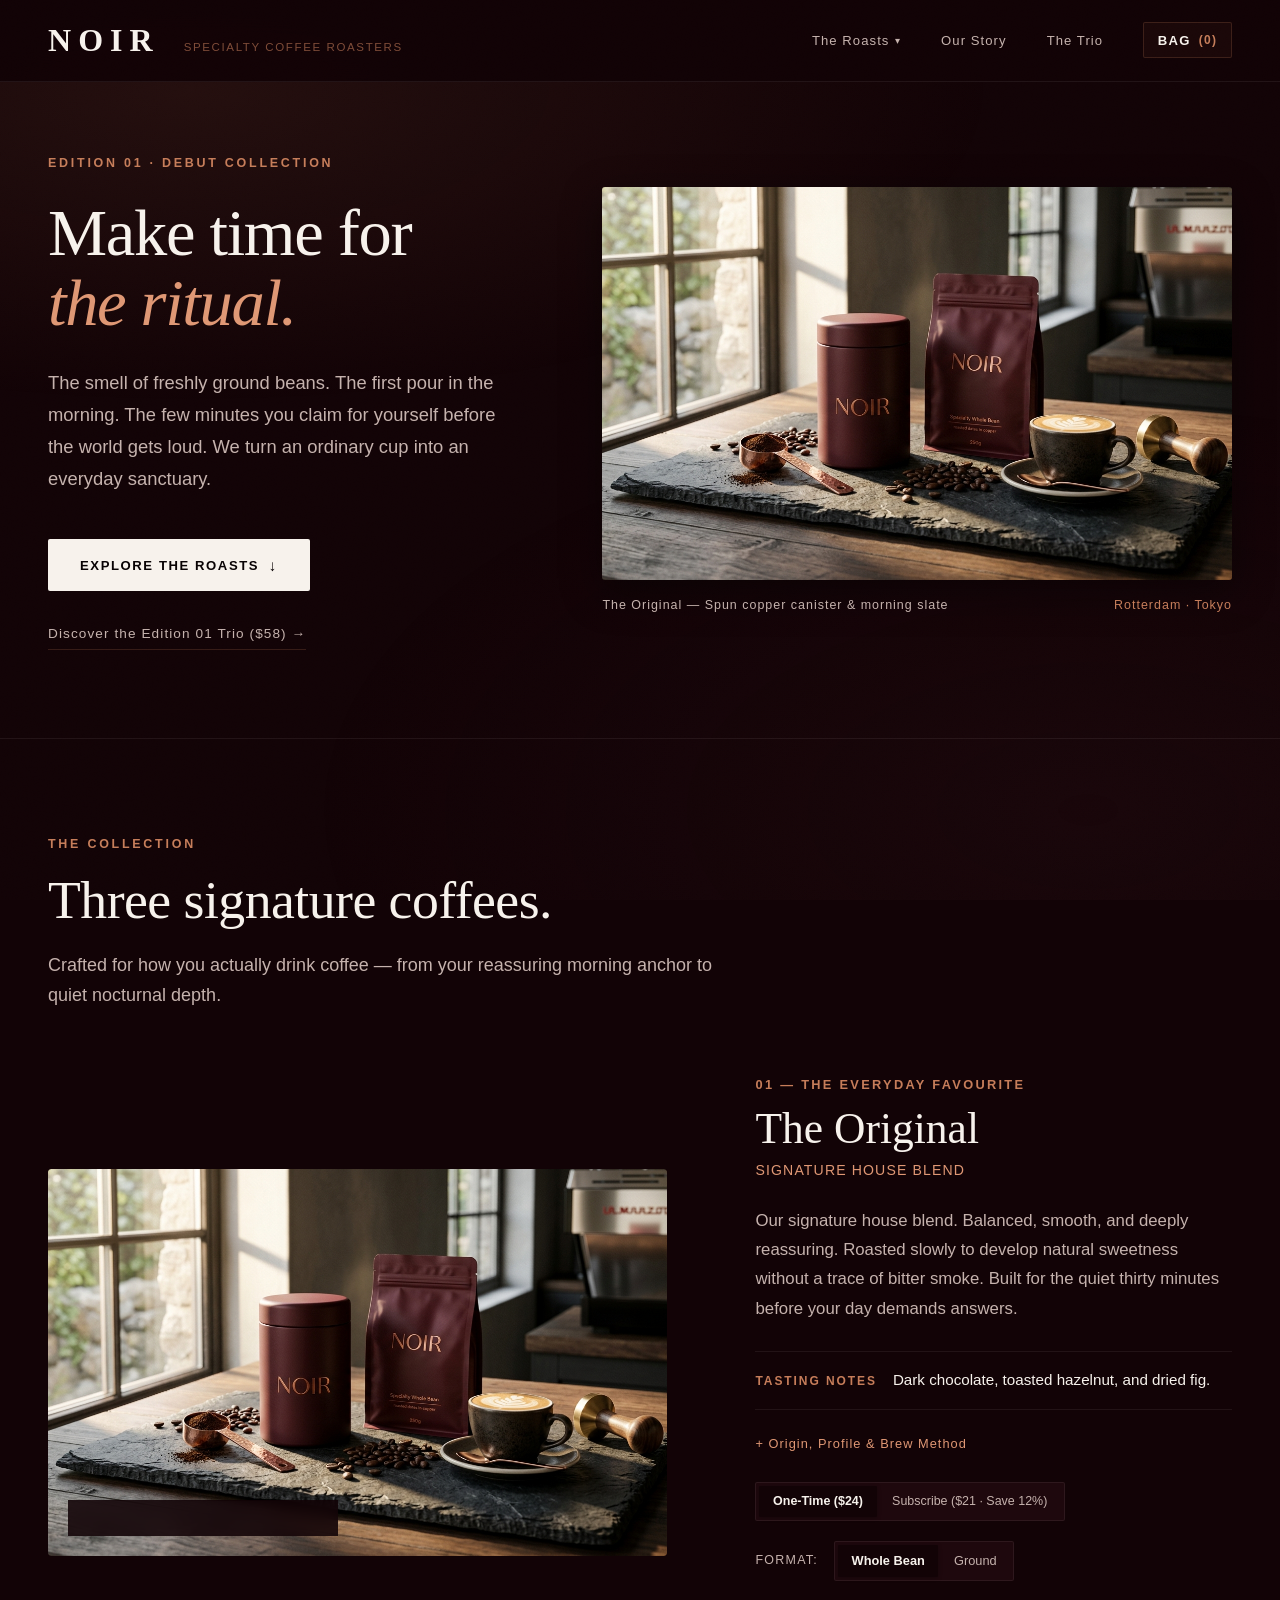
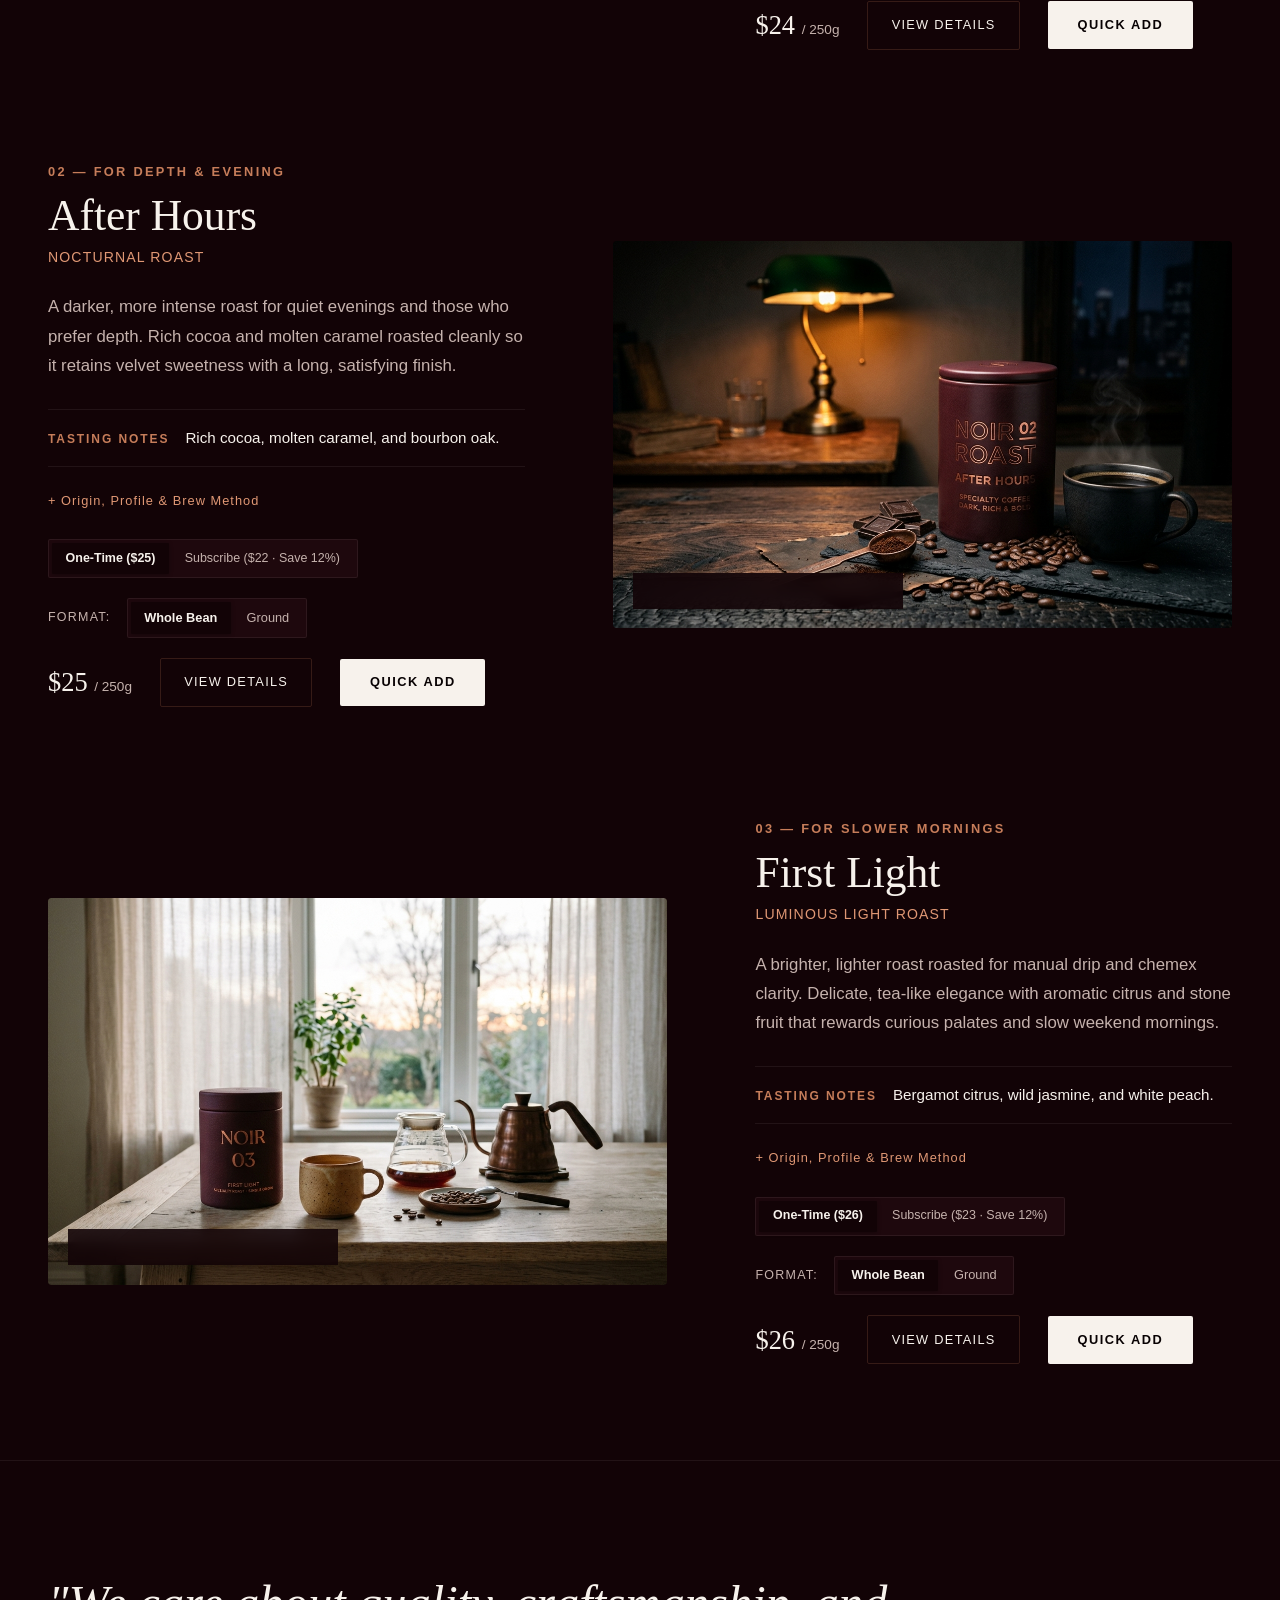
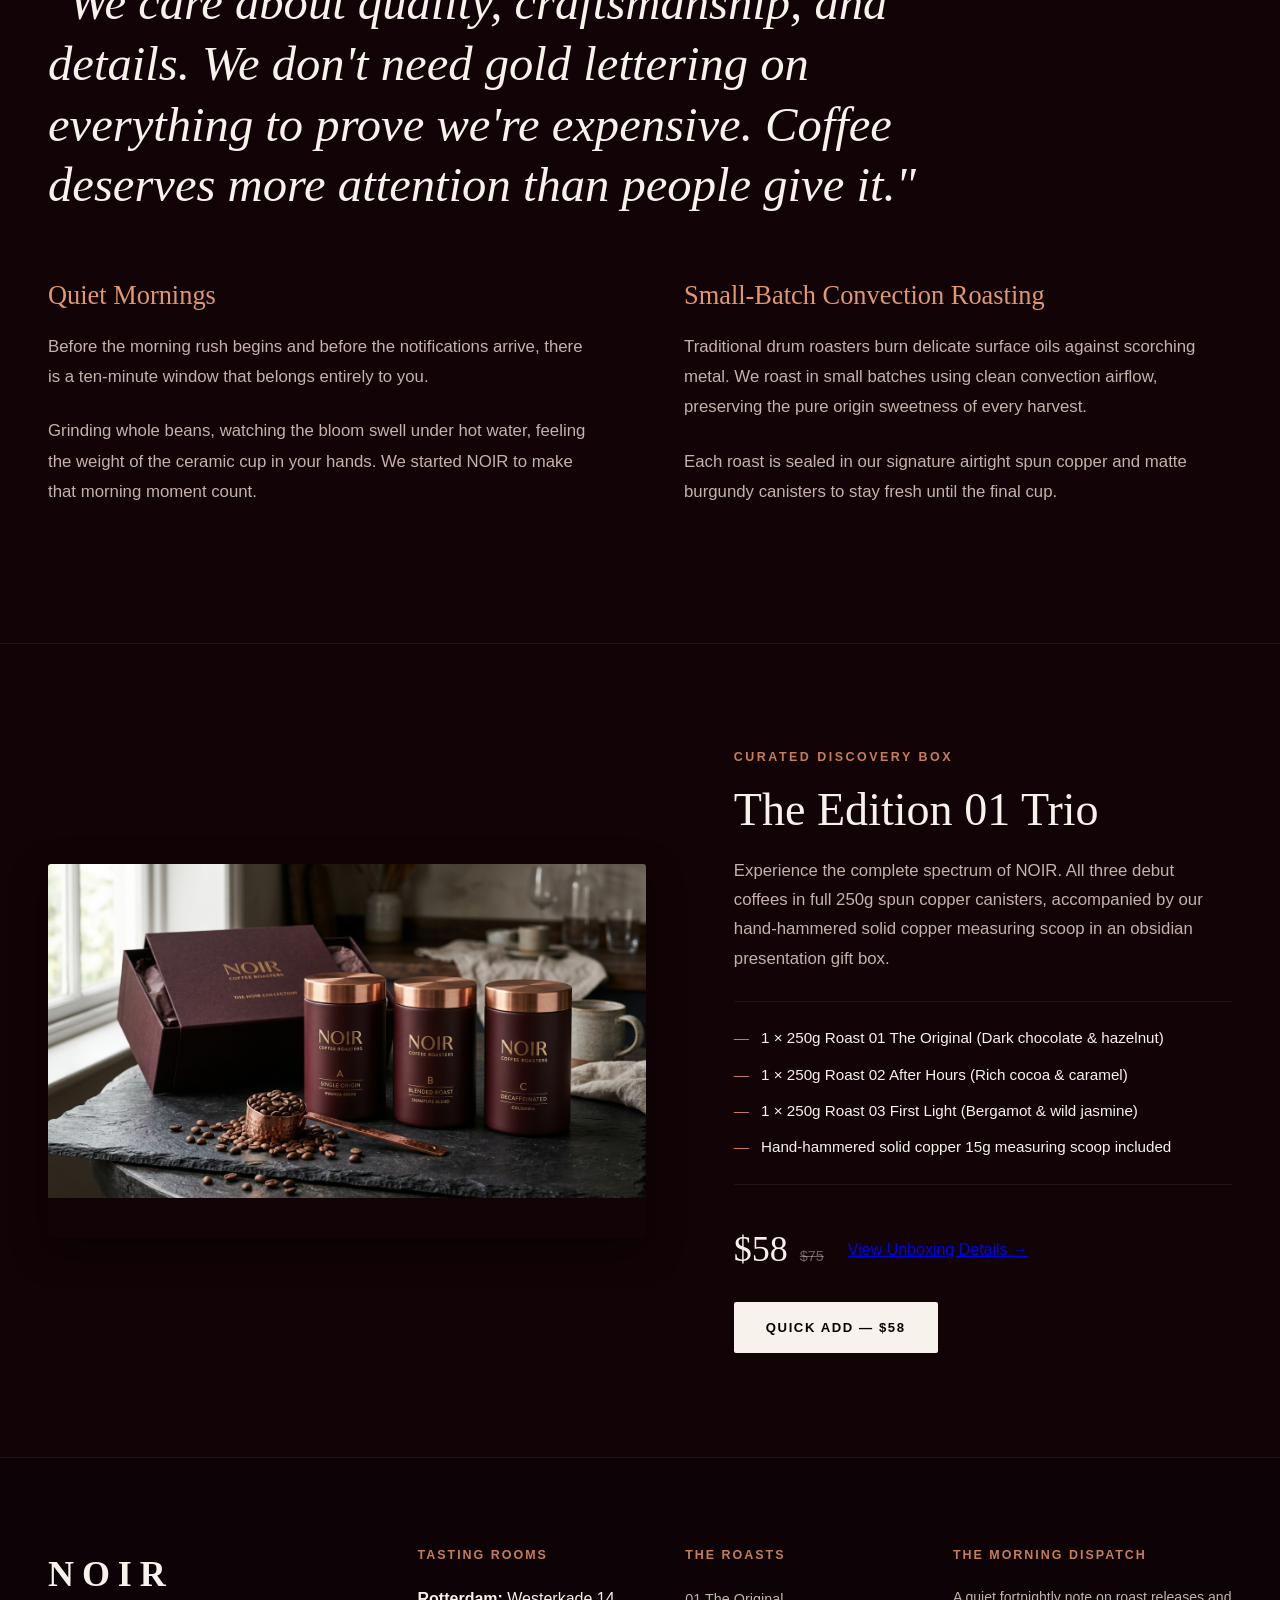
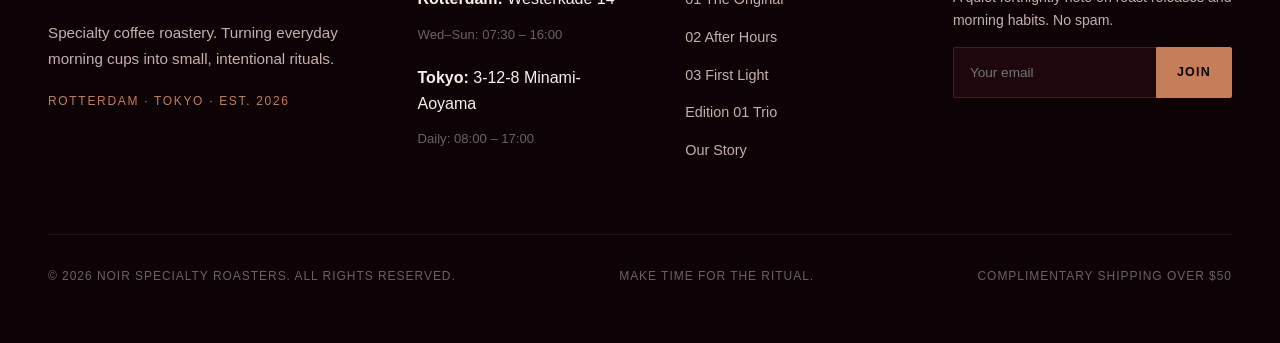
<file: index.html>
<!DOCTYPE html>
<html lang="en">
<head>
  <meta charset="UTF-8">
  <meta name="viewport" content="width=device-width, initial-scale=1.0">
  <title>NOIR — Make Time for the Ritual | Specialty Coffee</title>
  <meta name="description" content="NOIR is an independent specialty coffee roaster. Three signature roasts crafted for quiet mornings and intentional rituals. Sealed in refillable copper-accented canisters.">
  
  <link rel="stylesheet" href="css/noir.css">
</head>
<body>

  <!-- Subtle Atmospheric Substrate: Micrograin texture and warm lighting -->
  <div class="atmosphere-glow" aria-hidden="true"></div>
  <svg class="grain-overlay" aria-hidden="true" xmlns="http://www.w3.org/2000/svg">
    <filter id="noir-noise">
      <feTurbulence type="fractalNoise" baseFrequency="0.8" numOctaves="3" stitchTiles="stitch" />
      <feColorMatrix type="matrix" values="1 0 0 0 0  0 1 0 0 0  0 0 1 0 0  0 0 0 1 0" />
    </filter>
    <rect width="100%" height="100%" filter="url(#noir-noise)" />
  </svg>

  <!-- Masthead -->
  <header class="masthead">
    <div class="masthead-inner">
      <div class="masthead-brand">
        <a href="#hero" class="brand-logo" aria-label="NOIR Specialty Coffee">NOIR</a>
        <span class="brand-tagline-sub">Specialty Coffee Roasters</span>
      </div>

      <nav class="masthead-nav" aria-label="Main Navigation">
        <div class="nav-dropdown-wrap">
          <a href="#roasts" class="nav-item">
            <span>The Roasts</span>
            <span class="nav-dropdown-arrow">▾</span>
          </a>
          <div class="nav-dropdown-menu">
            <div class="nav-dropdown-inner">
              <a href="original.html" class="nav-dropdown-item">
                <span class="dropdown-item-num">01</span>
                <div class="dropdown-item-content">
                  <span class="dropdown-item-name">The Original</span>
                  <span class="dropdown-item-desc">Signature House Blend · Dark Chocolate</span>
                </div>
              </a>
              <a href="after-hours.html" class="nav-dropdown-item">
                <span class="dropdown-item-num">02</span>
                <div class="dropdown-item-content">
                  <span class="dropdown-item-name">After Hours</span>
                  <span class="dropdown-item-desc">Nocturnal Roast · Rich Cocoa & Caramel</span>
                </div>
              </a>
              <a href="first-light.html" class="nav-dropdown-item">
                <span class="dropdown-item-num">03</span>
                <div class="dropdown-item-content">
                  <span class="dropdown-item-name">First Light</span>
                  <span class="dropdown-item-desc">Luminous Light Roast · Bergamot & Jasmine</span>
                </div>
              </a>
              <div class="nav-dropdown-divider"></div>
              <a href="trio.html" class="nav-dropdown-item">
                <span class="dropdown-item-num" style="color: var(--noir-copper-light);">★</span>
                <div class="dropdown-item-content">
                  <span class="dropdown-item-name">The Edition 01 Trio</span>
                  <span class="dropdown-item-desc">All 3 Roasts + Solid Copper Scoop ($58)</span>
                </div>
              </a>
            </div>
          </div>
        </div>

        <a href="story.html" class="nav-item">Our Story</a>
        <a href="trio.html" class="nav-item">The Trio</a>
        <button class="masthead-bag-btn" id="bagBtn" aria-label="Open bag">
          <span>Bag</span>
          <span class="bag-count">(0)</span>
        </button>
        <button class="mobile-nav-toggle-btn" id="mobileNavToggleBtn" aria-label="Toggle navigation menu" type="button">
          <div class="mobile-nav-icon-bars" aria-hidden="true">
            <span></span>
            <span></span>
            <span></span>
          </div>
          <span>Menu</span>
        </button>
      </nav>
    </div>
  </header>

  <!-- Mobile Navigation Drawer -->
  <div class="mobile-nav-drawer" id="mobileNavDrawer" aria-hidden="true">
    <div class="mobile-nav-drawer-inner">
      <div class="mobile-nav-drawer-header">
        <span class="mobile-nav-drawer-title">NOIR Directory</span>
        <button class="mobile-nav-drawer-close" id="mobileNavCloseBtn" aria-label="Close menu">✕</button>
      </div>
      <div class="mobile-nav-drawer-content">
        <span class="mobile-nav-category">Signature Roasts</span>
        <a href="original.html" class="mobile-nav-link">
          <span class="mobile-nav-num">01</span>
          <div>
            <strong>The Original</strong>
            <small>House Blend · Dark Chocolate ($24)</small>
          </div>
        </a>
        <a href="after-hours.html" class="mobile-nav-link">
          <span class="mobile-nav-num">02</span>
          <div>
            <strong>After Hours</strong>
            <small>Nocturnal Roast · Rich Cocoa ($25)</small>
          </div>
        </a>
        <a href="first-light.html" class="mobile-nav-link">
          <span class="mobile-nav-num">03</span>
          <div>
            <strong>First Light</strong>
            <small>Light Roast · Bergamot & Jasmine ($26)</small>
          </div>
        </a>

        <div class="mobile-nav-divider"></div>

        <span class="mobile-nav-category">Curated Box Set</span>
        <a href="trio.html" class="mobile-nav-link highlight">
          <span class="mobile-nav-num" style="color: var(--noir-copper-light);">★</span>
          <div>
            <strong>The Edition 01 Trio</strong>
            <small>All 3 Roasts + Solid Copper Scoop ($58)</small>
          </div>
        </a>

        <div class="mobile-nav-divider"></div>

        <span class="mobile-nav-category">About NOIR</span>
        <a href="story.html" class="mobile-nav-link">
          <div>
            <strong>Our Story & Roasting Craft</strong>
            <small>Loring S35 convection & sustainable canisters</small>
          </div>
        </a>
        <a href="#story" class="mobile-nav-link">
          <div>
            <strong>Tasting Rooms</strong>
            <small>Rotterdam (Westerkade) & Tokyo (Aoyama)</small>
          </div>
        </a>
      </div>
    </div>
  </div>

  <main>
    <!-- 1. HERO SECTION -->
    <section class="site-section hero-section" id="hero">
      <div class="hero-grid">
        <div class="hero-content">
          <span class="hero-eyebrow">Edition 01 · Debut Collection</span>
          
          <h1 class="hero-headline">
            Make time for<br>
            <em>the ritual.</em>
          </h1>

          <p class="hero-description">
            The smell of freshly ground beans. The first pour in the morning. The few minutes you claim for yourself before the world gets loud. We turn an ordinary cup into an everyday sanctuary.
          </p>

          <div class="hero-actions">
            <a href="#roasts" class="btn-primary">
              <span>Explore the Roasts</span>
              <span style="font-size: 0.95rem; line-height: 1;">↓</span>
            </a>
            <a href="trio.html" class="btn-ghost-link">
              Discover the Edition 01 Trio ($58) →
            </a>
          </div>
        </div>

        <div class="hero-visual">
          <div class="hero-image-frame">
            <img 
              src="assets/noir-01-the-original-wide.jpg" 
              alt="NOIR The Original signature canister, whole beans, and ceramic cup in morning slate light"
            >
          </div>
          <div class="hero-image-note">
            <span>The Original — Spun copper canister & morning slate</span>
            <span>Rotterdam · Tokyo</span>
          </div>
        </div>
      </div>
    </section>

    <hr class="section-divider">

    <!-- 2. THE THREE SIGNATURE ROASTS -->
    <section class="site-section" id="roasts">
      <div class="section-header-clean">
        <span class="section-label">The Collection</span>
        <h2 class="section-title-large">Three signature coffees.</h2>
        <p class="section-subtitle-clean">
          Crafted for how you actually drink coffee — from your reassuring morning anchor to quiet nocturnal depth.
        </p>
      </div>

      <div class="roast-showcase-list">
        
        <!-- ROAST 01: THE ORIGINAL -->
        <article class="roast-card-layout" id="roast-01">
          <a href="original.html" class="roast-visual-link" aria-label="View 01 The Original roast details">
            <div class="roast-visual-frame">
              <img 
                src="assets/noir-01-the-original-wide.jpg" 
                alt="NOIR Roast 01 The Original canister, beans and ceramic cup" 
                loading="lazy"
              >
            </div>
            <div class="roast-visual-badge-overlay">
              <span>View Roast Details & Terroir →</span>
            </div>
          </a>

          <div class="roast-details">
            <span class="roast-number-badge">01 — The Everyday Favourite</span>
            <h3 class="roast-title"><a href="original.html" style="color: inherit; text-decoration: none;">The Original</a></h3>
            <span class="roast-subtitle">Signature House Blend</span>

            <p class="roast-story">
              Our signature house blend. Balanced, smooth, and deeply reassuring. Roasted slowly to develop natural sweetness without a trace of bitter smoke. Built for the quiet thirty minutes before your day demands answers.
            </p>

            <div class="roast-tasting-bar">
              <span class="tasting-bar-label">Tasting Notes</span>
              <span class="tasting-bar-notes">Dark chocolate, toasted hazelnut, and dried fig.</span>
            </div>

            <!-- Expandable Profile Sheet -->
            <button class="roast-expand-btn" data-toggle="drawer-01" type="button">
              <span>+ Origin, Profile & Brew Method</span>
            </button>
            <div class="roast-profile-drawer" id="drawer-01">
              <div class="profile-meta-row">
                <span class="profile-meta-key">Provenance</span>
                <span class="profile-meta-val">Yirgacheffe & Antigua Bourbon · 1,850m</span>
              </div>
              <div class="profile-meta-row">
                <span class="profile-meta-key">Sensory Balance</span>
                <span class="profile-scale-dots">Sweetness ●●●●○ · Body ●●●●○ · Acidity ●●○○○</span>
              </div>
              <div class="profile-meta-row">
                <span class="profile-meta-key">Ideal Extraction</span>
                <span class="profile-meta-val">Espresso, Moka Pot, Aeropress & Drip</span>
              </div>
            </div>

            <div class="roast-purchase-zone">
              <!-- Subscription Frequency Selector -->
              <div class="order-type-bar" role="radiogroup">
                <button class="order-type-btn active" type="button" data-freq="once" data-price="24">One-Time ($24)</button>
                <button class="order-type-btn" type="button" data-freq="sub" data-price="21">Subscribe ($21 · Save 12%)</button>
              </div>

              <div class="grind-select-group">
                <span class="grind-label">Format:</span>
                <div class="grind-toggle-bar" role="radiogroup">
                  <button class="grind-opt-btn active" type="button">Whole Bean</button>
                  <button class="grind-opt-btn" type="button">Ground</button>
                </div>
              </div>

              <div class="roast-buy-row">
                <div class="roast-price-tag" data-base-price="24">$24 <span>/ 250g</span></div>
                <a href="original.html" class="btn-view-details">View Details</a>
                <button class="btn-add-bag" data-action="add-roast" data-roast-id="01">
                  Quick Add
                </button>
              </div>
            </div>
          </div>
        </article>

        <!-- ROAST 02: AFTER HOURS (INVERTED LAYOUT) -->
        <article class="roast-card-layout layout-inverted" id="roast-02">
          <div class="roast-details">
            <span class="roast-number-badge">02 — For Depth & Evening</span>
            <h3 class="roast-title"><a href="after-hours.html" style="color: inherit; text-decoration: none;">After Hours</a></h3>
            <span class="roast-subtitle">Nocturnal Roast</span>

            <p class="roast-story">
              A darker, more intense roast for quiet evenings and those who prefer depth. Rich cocoa and molten caramel roasted cleanly so it retains velvet sweetness with a long, satisfying finish.
            </p>

            <div class="roast-tasting-bar">
              <span class="tasting-bar-label">Tasting Notes</span>
              <span class="tasting-bar-notes">Rich cocoa, molten caramel, and bourbon oak.</span>
            </div>

            <!-- Expandable Profile Sheet -->
            <button class="roast-expand-btn" data-toggle="drawer-02" type="button">
              <span>+ Origin, Profile & Brew Method</span>
            </button>
            <div class="roast-profile-drawer" id="drawer-02">
              <div class="profile-meta-row">
                <span class="profile-meta-key">Provenance</span>
                <span class="profile-meta-val">Sumatra Gayo & Colombia Huila · 1,920m</span>
              </div>
              <div class="profile-meta-row">
                <span class="profile-meta-key">Sensory Balance</span>
                <span class="profile-scale-dots">Sweetness ●●●○○ · Body ●●●●● · Acidity ●○○○○</span>
              </div>
              <div class="profile-meta-row">
                <span class="profile-meta-key">Ideal Extraction</span>
                <span class="profile-meta-val">French Press, Espresso & Moka Pot</span>
              </div>
            </div>

            <div class="roast-purchase-zone">
              <!-- Subscription Frequency Selector -->
              <div class="order-type-bar" role="radiogroup">
                <button class="order-type-btn active" type="button" data-freq="once" data-price="25">One-Time ($25)</button>
                <button class="order-type-btn" type="button" data-freq="sub" data-price="22">Subscribe ($22 · Save 12%)</button>
              </div>

              <div class="grind-select-group">
                <span class="grind-label">Format:</span>
                <div class="grind-toggle-bar" role="radiogroup">
                  <button class="grind-opt-btn active" type="button">Whole Bean</button>
                  <button class="grind-opt-btn" type="button">Ground</button>
                </div>
              </div>

              <div class="roast-buy-row">
                <div class="roast-price-tag" data-base-price="25">$25 <span>/ 250g</span></div>
                <a href="after-hours.html" class="btn-view-details">View Details</a>
                <button class="btn-add-bag" data-action="add-roast" data-roast-id="02">
                  Quick Add
                </button>
              </div>
            </div>
          </div>

          <a href="after-hours.html" class="roast-visual-link" aria-label="View 02 After Hours roast details">
            <div class="roast-visual-frame">
              <img 
                src="assets/noir-02-after-hours-wide.jpg" 
                alt="NOIR Roast 02 After Hours dark wood nocturnal coffee still" 
                loading="lazy"
              >
            </div>
            <div class="roast-visual-badge-overlay">
              <span>View Roast Details & Terroir →</span>
            </div>
          </a>
        </article>

        <!-- ROAST 03: FIRST LIGHT -->
        <article class="roast-card-layout" id="roast-03">
          <a href="first-light.html" class="roast-visual-link" aria-label="View 03 First Light roast details">
            <div class="roast-visual-frame">
              <img 
                src="assets/noir-03-first-light-wide.jpg" 
                alt="NOIR Roast 03 First Light luminous light roast on pale oak table" 
                loading="lazy"
              >
            </div>
            <div class="roast-visual-badge-overlay">
              <span>View Roast Details & Terroir →</span>
            </div>
          </a>

          <div class="roast-details">
            <span class="roast-number-badge">03 — For Slower Mornings</span>
            <h3 class="roast-title"><a href="first-light.html" style="color: inherit; text-decoration: none;">First Light</a></h3>
            <span class="roast-subtitle">Luminous Light Roast</span>

            <p class="roast-story">
              A brighter, lighter roast roasted for manual drip and chemex clarity. Delicate, tea-like elegance with aromatic citrus and stone fruit that rewards curious palates and slow weekend mornings.
            </p>

            <div class="roast-tasting-bar">
              <span class="tasting-bar-label">Tasting Notes</span>
              <span class="tasting-bar-notes">Bergamot citrus, wild jasmine, and white peach.</span>
            </div>

            <!-- Expandable Profile Sheet -->
            <button class="roast-expand-btn" data-toggle="drawer-03" type="button">
              <span>+ Origin, Profile & Brew Method</span>
            </button>
            <div class="roast-profile-drawer" id="drawer-03">
              <div class="profile-meta-row">
                <span class="profile-meta-key">Provenance</span>
                <span class="profile-meta-val">Sidama Bensa & Kenya Nyeri · 2,100m</span>
              </div>
              <div class="profile-meta-row">
                <span class="profile-meta-key">Sensory Balance</span>
                <span class="profile-scale-dots">Sweetness ●●●●○ · Body ●●○○○ · Acidity ●●●●○</span>
              </div>
              <div class="profile-meta-row">
                <span class="profile-meta-key">Ideal Extraction</span>
                <span class="profile-meta-val">Kalita Wave, V60, Chemex & Aeropress</span>
              </div>
            </div>

            <div class="roast-purchase-zone">
              <!-- Subscription Frequency Selector -->
              <div class="order-type-bar" role="radiogroup">
                <button class="order-type-btn active" type="button" data-freq="once" data-price="26">One-Time ($26)</button>
                <button class="order-type-btn" type="button" data-freq="sub" data-price="23">Subscribe ($23 · Save 12%)</button>
              </div>

              <div class="grind-select-group">
                <span class="grind-label">Format:</span>
                <div class="grind-toggle-bar" role="radiogroup">
                  <button class="grind-opt-btn active" type="button">Whole Bean</button>
                  <button class="grind-opt-btn" type="button">Ground</button>
                </div>
              </div>

              <div class="roast-buy-row">
                <div class="roast-price-tag" data-base-price="26">$26 <span>/ 250g</span></div>
                <a href="first-light.html" class="btn-view-details">View Details</a>
                <button class="btn-add-bag" data-action="add-roast" data-roast-id="03">
                  Quick Add
                </button>
              </div>
            </div>
          </div>
        </article>

      </div>
    </section>

    <hr class="section-divider">

    <!-- 3. BRAND STORY -->
    <section class="site-section story-section" id="story">
      <blockquote class="story-lead-quote">
        "We care about quality, craftsmanship, and details. We don't need gold lettering on everything to prove we're expensive. Coffee deserves more attention than people give it."
      </blockquote>

      <div class="story-columns-grid">
        <div class="story-column">
          <h3>Quiet Mornings</h3>
          <p>
            Before the morning rush begins and before the notifications arrive, there is a ten-minute window that belongs entirely to you.
          </p>
          <p>
            Grinding whole beans, watching the bloom swell under hot water, feeling the weight of the ceramic cup in your hands. We started NOIR to make that morning moment count.
          </p>
        </div>

        <div class="story-column">
          <h3>Small-Batch Convection Roasting</h3>
          <p>
            Traditional drum roasters burn delicate surface oils against scorching metal. We roast in small batches using clean convection airflow, preserving the pure origin sweetness of every harvest.
          </p>
          <p>
            Each roast is sealed in our signature airtight spun copper and matte burgundy canisters to stay fresh until the final cup.
          </p>
        </div>
      </div>
    </section>

    <hr class="section-divider">

    <!-- 4. THE LAUNCH TRIO FEATURE -->
    <section class="site-section trio-section" id="trio">
      <div class="trio-grid">
        <div class="trio-visual">
          <a href="trio.html" style="display: block; text-decoration: none;" aria-label="View The Edition 01 Trio unboxing details">
            <img 
              src="assets/noir-trio-collection.jpg" 
              alt="NOIR The Edition 01 Trio collection with 3 canisters and copper scoop" 
              loading="lazy"
            >
          </a>
        </div>

        <div class="trio-content">
          <span class="trio-eyebrow">Curated Discovery Box</span>
          <h2 class="trio-title">
            <a href="trio.html" style="color: inherit; text-decoration: none;">The Edition 01 Trio</a>
          </h2>
          
          <p class="trio-body">
            Experience the complete spectrum of NOIR. All three debut coffees in full 250g spun copper canisters, accompanied by our hand-hammered solid copper measuring scoop in an obsidian presentation gift box.
          </p>

          <ul class="trio-inclusions">
            <li>1 × 250g Roast 01 The Original (Dark chocolate & hazelnut)</li>
            <li>1 × 250g Roast 02 After Hours (Rich cocoa & caramel)</li>
            <li>1 × 250g Roast 03 First Light (Bergamot & wild jasmine)</li>
            <li>Hand-hammered solid copper 15g measuring scoop included</li>
          </ul>

          <div class="trio-action-line" style="display: flex; align-items: center; gap: 1.5rem; flex-wrap: wrap;">
            <div class="trio-price-block">
              <span class="trio-price-val">$58</span>
              <span class="trio-price-orig">$75</span>
            </div>
            <a href="trio.html" class="btn-card-details">
              View Unboxing Details →
            </a>
            <button class="btn-primary" data-action="add-trio">
              Quick Add — $58
            </button>
          </div>
        </div>
      </div>
    </section>
  </main>

  <!-- 5. MINIMAL, GROUNDED FOOTER -->
  <footer class="site-footer">
    <div class="footer-inner-grid">
      <div class="footer-brand">
        <h2>NOIR</h2>
        <p>
          Specialty coffee roastery. Turning everyday morning cups into small, intentional rituals.
        </p>
        <span class="footer-brand-locations">Rotterdam · Tokyo · Est. 2026</span>
      </div>

      <div class="footer-col">
        <h4>Tasting Rooms</h4>
        <ul class="footer-nav-list">
          <li><strong>Rotterdam:</strong> Westerkade 14</li>
          <li style="color: var(--noir-ivory-faint); font-size: 0.82rem;">Wed–Sun: 07:30 – 16:00</li>
          <li style="margin-top: 0.5rem;"><strong>Tokyo:</strong> 3-12-8 Minami-Aoyama</li>
          <li style="color: var(--noir-ivory-faint); font-size: 0.82rem;">Daily: 08:00 – 17:00</li>
        </ul>
      </div>

      <div class="footer-col">
        <h4>The Roasts</h4>
        <ul class="footer-nav-list">
          <li><a href="original.html">01 The Original</a></li>
          <li><a href="after-hours.html">02 After Hours</a></li>
          <li><a href="first-light.html">03 First Light</a></li>
          <li><a href="trio.html">Edition 01 Trio</a></li>
          <li><a href="story.html">Our Story</a></li>
        </ul>
      </div>

      <div class="footer-col">
        <h4>The Morning Dispatch</h4>
        <p class="footer-newsletter-text">
          A quiet fortnightly note on roast releases and morning habits. No spam.
        </p>
        <form class="footer-newsletter-form" onsubmit="event.preventDefault(); alert('Thank you for subscribing to The Morning Dispatch.');">
          <input type="email" class="newsletter-input" placeholder="Your email" required>
          <button type="submit" class="newsletter-btn">Join</button>
        </form>
      </div>
    </div>

    <div class="footer-legal-bar">
      <span>© 2026 NOIR Specialty Roasters. All rights reserved.</span>
      <span>Make time for the ritual.</span>
      <span>Complimentary shipping over $50</span>
    </div>
  </footer>

  <!-- Slide-over Bag Drawer -->
  <div class="drawer-backdrop" id="drawerBackdrop" aria-hidden="true">
    <aside class="ritual-drawer" role="dialog" aria-modal="true" aria-labelledby="drawerTitle">
      <div class="drawer-header">
        <h3 id="drawerTitle" class="drawer-title">Your Bag</h3>
        <button class="drawer-close-btn" id="drawerCloseBtn" aria-label="Close bag">✕</button>
      </div>

      <!-- Free Shipping Progress Tracker -->
      <div class="shipping-meter-wrap" id="shippingMeter">
        <span class="shipping-meter-text" id="shippingMeterText">Add $50.00 for complimentary courier delivery</span>
        <div class="shipping-progress-track">
          <div class="shipping-progress-fill" id="shippingMeterFill"></div>
        </div>
      </div>

      <div class="drawer-items" id="drawerItems">
        <!-- Rendered dynamically by noir.js -->
      </div>

      <div class="drawer-footer">
        <div class="drawer-subtotal-row">
          <span class="drawer-subtotal-label">Subtotal</span>
          <span class="drawer-subtotal-val" id="drawerSubtotal">$0.00</span>
        </div>
        <button class="btn-checkout" id="drawerCheckoutBtn">
          Proceed to Checkout
        </button>
        <p class="drawer-dispatch-note">
          Complimentary courier dispatch on orders over $50
        </p>
      </div>
    </aside>
  </div>

  <script src="js/noir.js"></script>
</body>
</html>
</file>
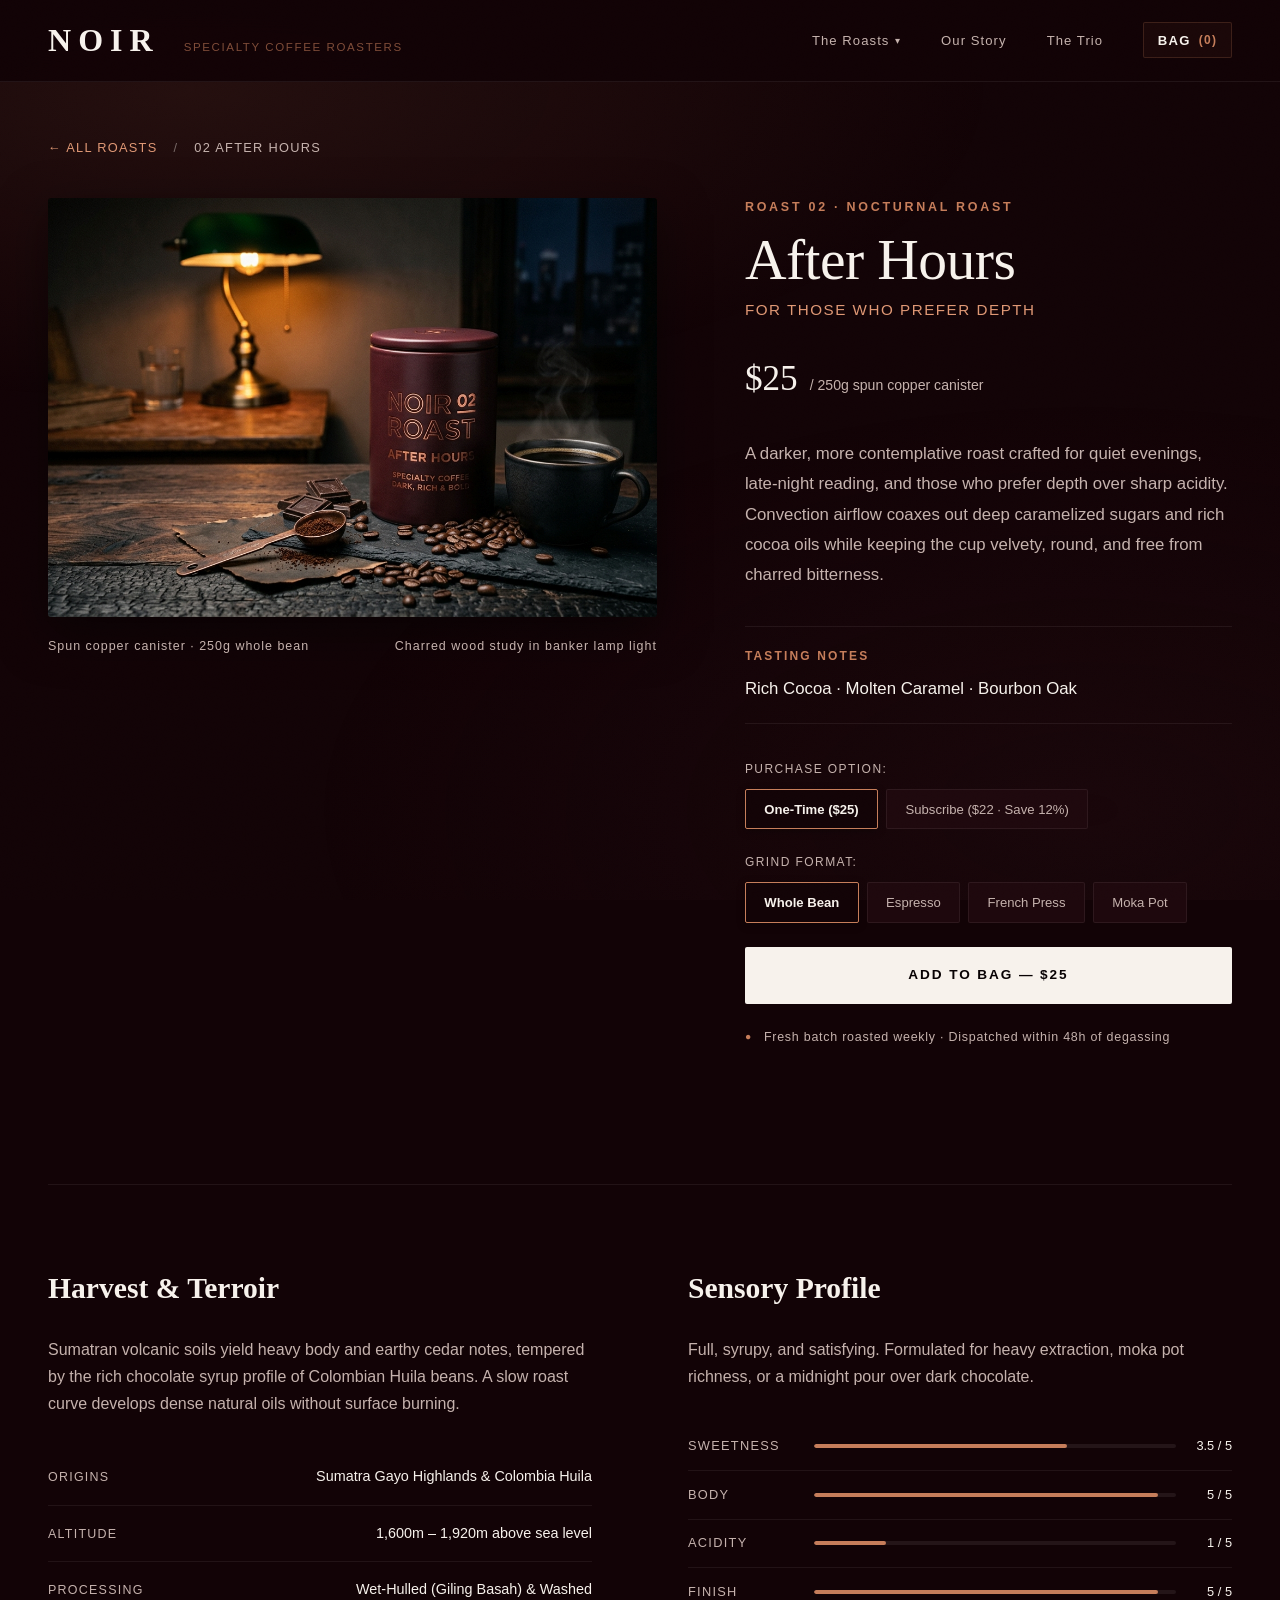
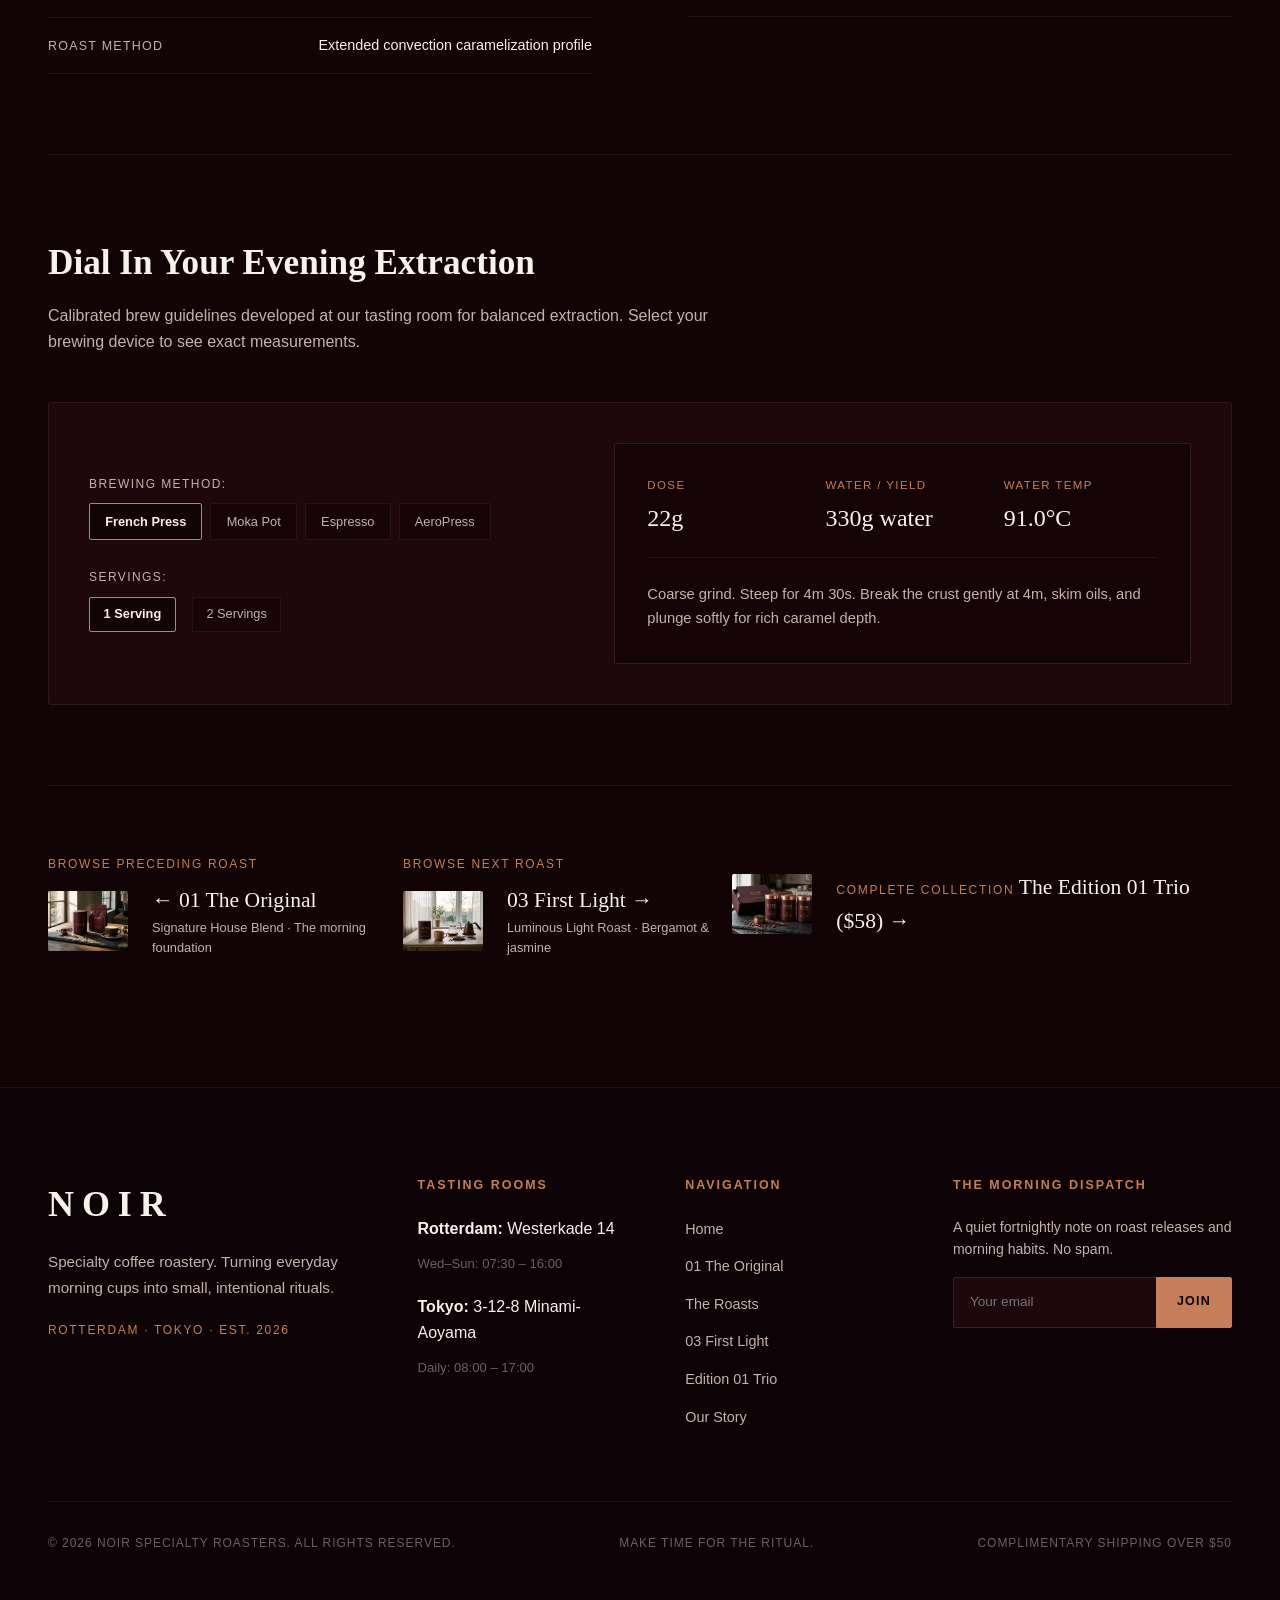
<file: after-hours.html>
<!DOCTYPE html>
<html lang="en">
<head>
  <meta charset="UTF-8">
  <meta name="viewport" content="width=device-width, initial-scale=1.0">
  <title>02 After Hours — Nocturnal Roast | NOIR</title>
  <meta name="description" content="After Hours is NOIR's darker, more contemplative roast. Rich cocoa, molten caramel, and a long finish. Sealed in spun copper canisters.">
  
  <link rel="stylesheet" href="css/noir.css">
</head>
<body>

  <!-- Atmospheric Substrate -->
  <div class="atmosphere-glow" aria-hidden="true"></div>
  <svg class="grain-overlay" aria-hidden="true" xmlns="http://www.w3.org/2000/svg">
    <filter id="noir-noise">
      <feTurbulence type="fractalNoise" baseFrequency="0.8" numOctaves="3" stitchTiles="stitch" />
      <feColorMatrix type="matrix" values="1 0 0 0 0  0 1 0 0 0  0 0 1 0 0  0 0 0 1 0" />
    </filter>
    <rect width="100%" height="100%" filter="url(#noir-noise)" />
  </svg>

  <!-- Masthead -->
  <header class="masthead">
    <div class="masthead-inner">
      <div class="masthead-brand">
        <a href="index.html" class="brand-logo" aria-label="NOIR Specialty Coffee">NOIR</a>
        <span class="brand-tagline-sub">Specialty Coffee Roasters</span>
      </div>

      <nav class="masthead-nav" aria-label="Main Navigation">
        <div class="nav-dropdown-wrap">
          <a href="index.html#roasts" class="nav-item">
            <span>The Roasts</span>
            <span class="nav-dropdown-arrow">▾</span>
          </a>
          <div class="nav-dropdown-menu">
            <div class="nav-dropdown-inner">
              <a href="original.html" class="nav-dropdown-item">
                <span class="dropdown-item-num">01</span>
                <div class="dropdown-item-content">
                  <span class="dropdown-item-name">The Original</span>
                  <span class="dropdown-item-desc">Signature House Blend · Dark Chocolate</span>
                </div>
              </a>
              <a href="after-hours.html" class="nav-dropdown-item">
                <span class="dropdown-item-num">02</span>
                <div class="dropdown-item-content">
                  <span class="dropdown-item-name">After Hours</span>
                  <span class="dropdown-item-desc">Nocturnal Roast · Rich Cocoa & Caramel</span>
                </div>
              </a>
              <a href="first-light.html" class="nav-dropdown-item">
                <span class="dropdown-item-num">03</span>
                <div class="dropdown-item-content">
                  <span class="dropdown-item-name">First Light</span>
                  <span class="dropdown-item-desc">Luminous Light Roast · Bergamot & Jasmine</span>
                </div>
              </a>
              <div class="nav-dropdown-divider"></div>
              <a href="trio.html" class="nav-dropdown-item">
                <span class="dropdown-item-num" style="color: var(--noir-copper-light);">★</span>
                <div class="dropdown-item-content">
                  <span class="dropdown-item-name">The Edition 01 Trio</span>
                  <span class="dropdown-item-desc">All 3 Roasts + Solid Copper Scoop ($58)</span>
                </div>
              </a>
            </div>
          </div>
        </div>

        <a href="story.html" class="nav-item">Our Story</a>
        <a href="trio.html" class="nav-item">The Trio</a>
        <button class="masthead-bag-btn" id="bagBtn" aria-label="Open bag">
          <span>Bag</span>
          <span class="bag-count">(0)</span>
        </button>
        <button class="mobile-nav-toggle-btn" id="mobileNavToggleBtn" aria-label="Toggle navigation menu" type="button">
          <div class="mobile-nav-icon-bars" aria-hidden="true">
            <span></span>
            <span></span>
            <span></span>
          </div>
          <span>Menu</span>
        </button>
      </nav>
    </div>
  </header>

  <!-- Mobile Navigation Drawer -->
  <div class="mobile-nav-drawer" id="mobileNavDrawer" aria-hidden="true">
    <div class="mobile-nav-drawer-inner">
      <div class="mobile-nav-drawer-header">
        <span class="mobile-nav-drawer-title">NOIR Directory</span>
        <button class="mobile-nav-drawer-close" id="mobileNavCloseBtn" aria-label="Close menu">✕</button>
      </div>
      <div class="mobile-nav-drawer-content">
        <span class="mobile-nav-category">Signature Roasts</span>
        <a href="original.html" class="mobile-nav-link">
          <span class="mobile-nav-num">01</span>
          <div>
            <strong>The Original</strong>
            <small>House Blend · Dark Chocolate ($24)</small>
          </div>
        </a>
        <a href="after-hours.html" class="mobile-nav-link highlight">
          <span class="mobile-nav-num">02</span>
          <div>
            <strong>After Hours</strong>
            <small>Nocturnal Roast · Rich Cocoa ($25)</small>
          </div>
        </a>
        <a href="first-light.html" class="mobile-nav-link">
          <span class="mobile-nav-num">03</span>
          <div>
            <strong>First Light</strong>
            <small>Light Roast · Bergamot & Jasmine ($26)</small>
          </div>
        </a>

        <div class="mobile-nav-divider"></div>

        <span class="mobile-nav-category">Curated Box Set</span>
        <a href="trio.html" class="mobile-nav-link">
          <span class="mobile-nav-num" style="color: var(--noir-copper-light);">★</span>
          <div>
            <strong>The Edition 01 Trio</strong>
            <small>All 3 Roasts + Solid Copper Scoop ($58)</small>
          </div>
        </a>

        <div class="mobile-nav-divider"></div>

        <span class="mobile-nav-category">About NOIR</span>
        <a href="story.html" class="mobile-nav-link">
          <div>
            <strong>Our Story & Roasting Craft</strong>
            <small>Loring S35 convection & sustainable canisters</small>
          </div>
        </a>
        <a href="index.html#story" class="mobile-nav-link">
          <div>
            <strong>Tasting Rooms</strong>
            <small>Rotterdam (Westerkade) & Tokyo (Aoyama)</small>
          </div>
        </a>
      </div>
    </div>
  </div>

  <main class="pdp-main-section">
    <!-- Breadcrumb -->
    <nav class="pdp-breadcrumb" aria-label="Breadcrumb">
      <a href="index.html#roasts" class="pdp-back-link">← All Roasts</a>
      <span class="pdp-breadcrumb-sep">/</span>
      <span class="pdp-breadcrumb-current">02 After Hours</span>
    </nav>

    <!-- Main Product Hero Spread -->
    <div class="pdp-hero-grid">
      <div class="pdp-gallery-column">
        <div class="pdp-gallery-frame">
          <img 
            id="pdpMainImg" 
            src="assets/noir-02-after-hours-wide.jpg" 
            alt="NOIR After Hours nocturnal coffee on charred wood table"
          >
        </div>
        <div class="pdp-gallery-caption">
          <span>Spun copper canister · 250g whole bean</span>
          <span>Charred wood study in banker lamp light</span>
        </div>
      </div>

      <div class="pdp-details-column">
        <span class="pdp-badge">Roast 02 · Nocturnal Roast</span>
        <h1 class="pdp-title">After Hours</h1>
        <p class="pdp-subtitle">For Those Who Prefer Depth</p>

        <div class="pdp-price-hero">
          <span class="pdp-price-val" id="pdpPriceDisplay">$25</span>
          <span class="pdp-price-unit">/ 250g spun copper canister</span>
        </div>

        <p class="pdp-narrative">
          A darker, more contemplative roast crafted for quiet evenings, late-night reading, and those who prefer depth over sharp acidity. Convection airflow coaxes out deep caramelized sugars and rich cocoa oils while keeping the cup velvety, round, and free from charred bitterness.
        </p>

        <div class="pdp-tasting-notes-strip">
          <span class="pdp-tasting-label">Tasting Notes</span>
          <span class="pdp-tasting-items">Rich Cocoa · Molten Caramel · Bourbon Oak</span>
        </div>

        <div class="pdp-purchase-stack">
          <!-- Purchase Option Selector -->
          <div class="pdp-selector-group">
            <span class="pdp-selector-label">Purchase Option:</span>
            <div class="pdp-toggle-row" id="pdpFreqRow">
              <button class="pdp-toggle-chip active" type="button" data-freq="once" data-price="25">One-Time ($25)</button>
              <button class="pdp-toggle-chip" type="button" data-freq="sub" data-price="22">Subscribe ($22 · Save 12%)</button>
            </div>
          </div>

          <!-- Grind Selection -->
          <div class="pdp-selector-group">
            <span class="pdp-selector-label">Grind Format:</span>
            <div class="pdp-toggle-row" id="pdpGrindRow">
              <button class="pdp-toggle-chip active" type="button" data-grind="Whole Bean">Whole Bean</button>
              <button class="pdp-toggle-chip" type="button" data-grind="Espresso">Espresso</button>
              <button class="pdp-toggle-chip" type="button" data-grind="French Press">French Press</button>
              <button class="pdp-toggle-chip" type="button" data-grind="Moka Pot">Moka Pot</button>
            </div>
          </div>

          <button class="btn-pdp-add" id="pdpAddToCartBtn" type="button">
            Add to Bag — $25
          </button>

          <div class="pdp-dispatch-guarantee">
            Fresh batch roasted weekly · Dispatched within 48h of degassing
          </div>
        </div>
      </div>
    </div>

    <!-- Origin & Harvest Details -->
    <section class="pdp-details-section">
      <div class="pdp-spec-col">
        <h3>Harvest & Terroir</h3>
        <p style="font-size: 1rem; color: var(--noir-ivory-dim); line-height: 1.7; margin-bottom: 2rem;">
          Sumatran volcanic soils yield heavy body and earthy cedar notes, tempered by the rich chocolate syrup profile of Colombian Huila beans. A slow roast curve develops dense natural oils without surface burning.
        </p>

        <div class="pdp-spec-table">
          <div class="pdp-spec-row">
            <span class="pdp-spec-key">Origins</span>
            <span class="pdp-spec-val">Sumatra Gayo Highlands & Colombia Huila</span>
          </div>
          <div class="pdp-spec-row">
            <span class="pdp-spec-key">Altitude</span>
            <span class="pdp-spec-val">1,600m – 1,920m above sea level</span>
          </div>
          <div class="pdp-spec-row">
            <span class="pdp-spec-key">Processing</span>
            <span class="pdp-spec-val">Wet-Hulled (Giling Basah) & Washed</span>
          </div>
          <div class="pdp-spec-row">
            <span class="pdp-spec-key">Roast Method</span>
            <span class="pdp-spec-val">Extended convection caramelization profile</span>
          </div>
        </div>
      </div>

      <div class="pdp-spec-col">
        <h3>Sensory Profile</h3>
        <p style="font-size: 1rem; color: var(--noir-ivory-dim); line-height: 1.7; margin-bottom: 2rem;">
          Full, syrupy, and satisfying. Formulated for heavy extraction, moka pot richness, or a midnight pour over dark chocolate.
        </p>

        <div class="sensory-meter-row">
          <span class="sensory-meter-label">Sweetness</span>
          <div class="sensory-meter-track"><div class="sensory-meter-fill" style="width: 70%;"></div></div>
          <span class="sensory-meter-score">3.5 / 5</span>
        </div>

        <div class="sensory-meter-row">
          <span class="sensory-meter-label">Body</span>
          <div class="sensory-meter-track"><div class="sensory-meter-fill" style="width: 95%;"></div></div>
          <span class="sensory-meter-score">5 / 5</span>
        </div>

        <div class="sensory-meter-row">
          <span class="sensory-meter-label">Acidity</span>
          <div class="sensory-meter-track"><div class="sensory-meter-fill" style="width: 20%;"></div></div>
          <span class="sensory-meter-score">1 / 5</span>
        </div>

        <div class="sensory-meter-row">
          <span class="sensory-meter-label">Finish</span>
          <div class="sensory-meter-track"><div class="sensory-meter-fill" style="width: 95%;"></div></div>
          <span class="sensory-meter-score">5 / 5</span>
        </div>
      </div>
    </section>

    <!-- Interactive Brew Guide Calculator -->
    <section class="pdp-brew-section">
      <div class="pdp-brew-header">
        <h2 class="pdp-brew-title">Dial In Your Evening Extraction</h2>
        <p class="pdp-brew-subtitle">
          Calibrated brew guidelines developed at our tasting room for balanced extraction. Select your brewing device to see exact measurements.
        </p>
      </div>

      <div class="brew-calculator-box">
        <div class="brew-controls">
          <div>
            <span class="pdp-selector-label" style="display: block; margin-bottom: 0.6rem;">Brewing Method:</span>
            <div class="brew-method-nav" id="brewMethodNav">
              <button class="brew-method-btn active" type="button" data-method="frenchpress">French Press</button>
              <button class="brew-method-btn" type="button" data-method="mokapot">Moka Pot</button>
              <button class="brew-method-btn" type="button" data-method="espresso">Espresso</button>
              <button class="brew-method-btn" type="button" data-method="aeropress">AeroPress</button>
            </div>
          </div>

          <div>
            <span class="pdp-selector-label" style="display: block; margin-bottom: 0.6rem;">Servings:</span>
            <div class="brew-servings-bar" id="brewServingsBar">
              <button class="serving-chip active" type="button" data-servings="1">1 Serving</button>
              <button class="serving-chip" type="button" data-servings="2">2 Servings</button>
            </div>
          </div>
        </div>

        <div class="brew-output-card" id="brewOutputCard">
          <div class="brew-spec-grid">
            <div class="brew-spec-item">
              <span class="brew-spec-label">Dose</span>
              <span class="brew-spec-val" id="brewDose">22g</span>
            </div>
            <div class="brew-spec-item">
              <span class="brew-spec-label">Water / Yield</span>
              <span class="brew-spec-val" id="brewYield">330g water</span>
            </div>
            <div class="brew-spec-item">
              <span class="brew-spec-label">Water Temp</span>
              <span class="brew-spec-val" id="brewTemp">91.0°C</span>
            </div>
          </div>
          <p class="brew-step-note" id="brewNote">
            Coarse grind. Steep for 4m 30s. Break the crust gently at 4m, skim oils, and plunge softly for rich caramel depth.
          </p>
        </div>
      </div>
    </section>

    <!-- Cross Navigation to Next Roast -->
    <div class="pdp-cross-link-bar">
      <div>
        <span class="cross-link-label">Browse Preceding Roast</span>
        <a href="original.html" class="cross-link-card" style="margin-top: 0.5rem;">
          <img src="assets/noir-01-the-original-wide.jpg" alt="The Original" class="cross-link-thumb">
          <div>
            <span class="cross-link-title">← 01 The Original</span>
            <span style="display: block; font-size: 0.8rem; color: var(--noir-ivory-dim);">Signature House Blend · The morning foundation</span>
          </div>
        </a>
      </div>

      <div>
        <span class="cross-link-label">Browse Next Roast</span>
        <a href="first-light.html" class="cross-link-card" style="margin-top: 0.5rem;">
          <img src="assets/noir-03-first-light-wide.jpg" alt="First Light" class="cross-link-thumb">
          <div>
            <span class="cross-link-title">03 First Light →</span>
            <span style="display: block; font-size: 0.8rem; color: var(--noir-ivory-dim);">Luminous Light Roast · Bergamot & jasmine</span>
          </div>
        </a>
      </div>

      <div>
        <a href="trio.html" class="cross-link-card">
          <img src="assets/noir-trio-collection.jpg" alt="The Trio" class="cross-link-thumb">
          <div>
            <span class="cross-link-label">Complete Collection</span>
            <span class="cross-link-title">The Edition 01 Trio ($58) →</span>
          </div>
        </a>
      </div>
    </div>
  </main>

  <!-- Minimal Colophon Footer -->
  <footer class="site-footer">
    <div class="footer-inner-grid">
      <div class="footer-brand">
        <h2>NOIR</h2>
        <p>Specialty coffee roastery. Turning everyday morning cups into small, intentional rituals.</p>
        <span class="footer-brand-locations">Rotterdam · Tokyo · Est. 2026</span>
      </div>

      <div class="footer-col">
        <h4>Tasting Rooms</h4>
        <ul class="footer-nav-list">
          <li><strong>Rotterdam:</strong> Westerkade 14</li>
          <li style="color: var(--noir-ivory-faint); font-size: 0.82rem;">Wed–Sun: 07:30 – 16:00</li>
          <li style="margin-top: 0.5rem;"><strong>Tokyo:</strong> 3-12-8 Minami-Aoyama</li>
          <li style="color: var(--noir-ivory-faint); font-size: 0.82rem;">Daily: 08:00 – 17:00</li>
        </ul>
      </div>

      <div class="footer-col">
        <h4>Navigation</h4>
        <ul class="footer-nav-list">
          <li><a href="index.html">Home</a></li>
          <li><a href="original.html">01 The Original</a></li>
          <li><a href="index.html#roasts">The Roasts</a></li>
          <li><a href="first-light.html">03 First Light</a></li>
          <li><a href="trio.html">Edition 01 Trio</a></li>
          <li><a href="story.html">Our Story</a></li>
        </ul>
      </div>

      <div class="footer-col">
        <h4>The Morning Dispatch</h4>
        <p class="footer-newsletter-text">A quiet fortnightly note on roast releases and morning habits. No spam.</p>
        <form class="footer-newsletter-form" onsubmit="event.preventDefault(); alert('Subscribed to The Morning Dispatch.');">
          <input type="email" class="newsletter-input" placeholder="Your email" required>
          <button type="submit" class="newsletter-btn">Join</button>
        </form>
      </div>
    </div>

    <div class="footer-legal-bar">
      <span>© 2026 NOIR Specialty Roasters. All rights reserved.</span>
      <span>Make time for the ritual.</span>
      <span>Complimentary shipping over $50</span>
    </div>
  </footer>

  <!-- Slide-over Bag Drawer -->
  <div class="drawer-backdrop" id="drawerBackdrop" aria-hidden="true">
    <aside class="ritual-drawer" role="dialog" aria-modal="true" aria-labelledby="drawerTitle">
      <div class="drawer-header">
        <h3 id="drawerTitle" class="drawer-title">Your Bag</h3>
        <button class="drawer-close-btn" id="drawerCloseBtn" aria-label="Close bag">✕</button>
      </div>

      <div class="shipping-meter-wrap" id="shippingMeter">
        <span class="shipping-meter-text" id="shippingMeterText">Add $50.00 for complimentary courier delivery</span>
        <div class="shipping-progress-track">
          <div class="shipping-progress-fill" id="shippingMeterFill"></div>
        </div>
      </div>

      <div class="drawer-items" id="drawerItems">
        <!-- Rendered dynamically by noir.js -->
      </div>

      <div class="drawer-footer">
        <div class="drawer-subtotal-row">
          <span class="drawer-subtotal-label">Subtotal</span>
          <span class="drawer-subtotal-val" id="drawerSubtotal">$0.00</span>
        </div>
        <button class="btn-checkout" id="drawerCheckoutBtn">
          Proceed to Checkout
        </button>
        <p class="drawer-dispatch-note">
          Complimentary courier dispatch on orders over $50
        </p>
      </div>
    </aside>
  </div>

  <script src="js/noir.js"></script>
  <script>
    document.addEventListener('DOMContentLoaded', () => {
      initPdpPage();
    });

    function initPdpPage() {
      const priceDisplay = document.getElementById('pdpPriceDisplay');
      const addBtn = document.getElementById('pdpAddToCartBtn');
      const freqButtons = document.querySelectorAll('#pdpFreqRow .pdp-toggle-chip');
      const grindButtons = document.querySelectorAll('#pdpGrindRow .pdp-toggle-chip');

      let currentPrice = 25;
      let currentFreq = 'once';
      let currentGrind = 'Whole Bean';

      freqButtons.forEach(btn => {
        btn.addEventListener('click', () => {
          freqButtons.forEach(b => b.classList.remove('active'));
          btn.classList.add('active');
          currentFreq = btn.getAttribute('data-freq');
          currentPrice = parseInt(btn.getAttribute('data-price'), 10);
          if (priceDisplay) priceDisplay.textContent = `$${currentPrice}`;
          if (addBtn) addBtn.textContent = `Add to Bag — $${currentPrice}`;
        });
      });

      grindButtons.forEach(btn => {
        btn.addEventListener('click', () => {
          grindButtons.forEach(b => b.classList.remove('active'));
          btn.classList.add('active');
          currentGrind = btn.getAttribute('data-grind');
        });
      });

      if (addBtn) {
        addBtn.addEventListener('click', () => {
          const planLabel = currentFreq === 'sub' ? 'Subscription (Every 4 weeks)' : 'One-time dispatch';
          addToBag({
            id: `roast-02-${currentGrind.toLowerCase().replace(/[\s\/]+/g, '-')}-${currentFreq}`,
            name: `Roast 02 — After Hours`,
            desc: `250g Spun Copper Canister · ${currentGrind} · ${planLabel}`,
            price: currentPrice,
            image: 'assets/noir-02-after-hours-wide.jpg'
          });
          openDrawer();
        });
      }

      // Brew Calculator logic for Roast 02
      const brewRecipes = {
        frenchpress: {
          dose1: '22g', yield1: '330g water', temp: '91.0°C',
          dose2: '44g', yield2: '660g water',
          note: 'Coarse sea-salt grind. Steep 4m 30s. Break crust at 4m, plunge gently for deep molten caramel body.'
        },
        mokapot: {
          dose1: '16g', yield1: '120g out', temp: 'Boiling base',
          dose2: '32g', yield2: '240g out',
          note: 'Fill basket evenly without tamping. Low heat on stove. Remove immediately at golden sputter for rich cocoa syrup.'
        },
        espresso: {
          dose1: '19g', yield1: '36g out', temp: '92.0°C',
          dose2: '38g', yield2: '72g out',
          note: 'Fine grind. 28s extraction. Thick crema with notes of dark chocolate fudge and bourbon oak.'
        },
        aeropress: {
          dose1: '17.5g', yield1: '220g water', temp: '90.0°C',
          dose2: '35g', yield2: '440g water',
          note: 'Standard position. 1m 30s brew time with gentle 30s plunge. Smooth, round cocoa without harsh oils.'
        }
      };

      let activeMethod = 'frenchpress';
      let activeServings = 1;

      const methodBtns = document.querySelectorAll('#brewMethodNav .brew-method-btn');
      const servingBtns = document.querySelectorAll('#brewServingsBar .serving-chip');
      const doseEl = document.getElementById('brewDose');
      const yieldEl = document.getElementById('brewYield');
      const tempEl = document.getElementById('brewTemp');
      const noteEl = document.getElementById('brewNote');

      function updateBrewDisplay() {
        const recipe = brewRecipes[activeMethod];
        if (!recipe) return;
        if (doseEl) doseEl.textContent = activeServings === 1 ? recipe.dose1 : recipe.dose2;
        if (yieldEl) yieldEl.textContent = activeServings === 1 ? recipe.yield1 : recipe.yield2;
        if (tempEl) tempEl.textContent = recipe.temp;
        if (noteEl) noteEl.textContent = recipe.note;
      }

      methodBtns.forEach(btn => {
        btn.addEventListener('click', () => {
          methodBtns.forEach(b => b.classList.remove('active'));
          btn.classList.add('active');
          activeMethod = btn.getAttribute('data-method');
          updateBrewDisplay();
        });
      });

      servingBtns.forEach(btn => {
        btn.addEventListener('click', () => {
          servingBtns.forEach(b => b.classList.remove('active'));
          btn.classList.add('active');
          activeServings = parseInt(btn.getAttribute('data-servings'), 10);
          updateBrewDisplay();
        });
      });
    }
  </script>
</body>
</html>
</file>
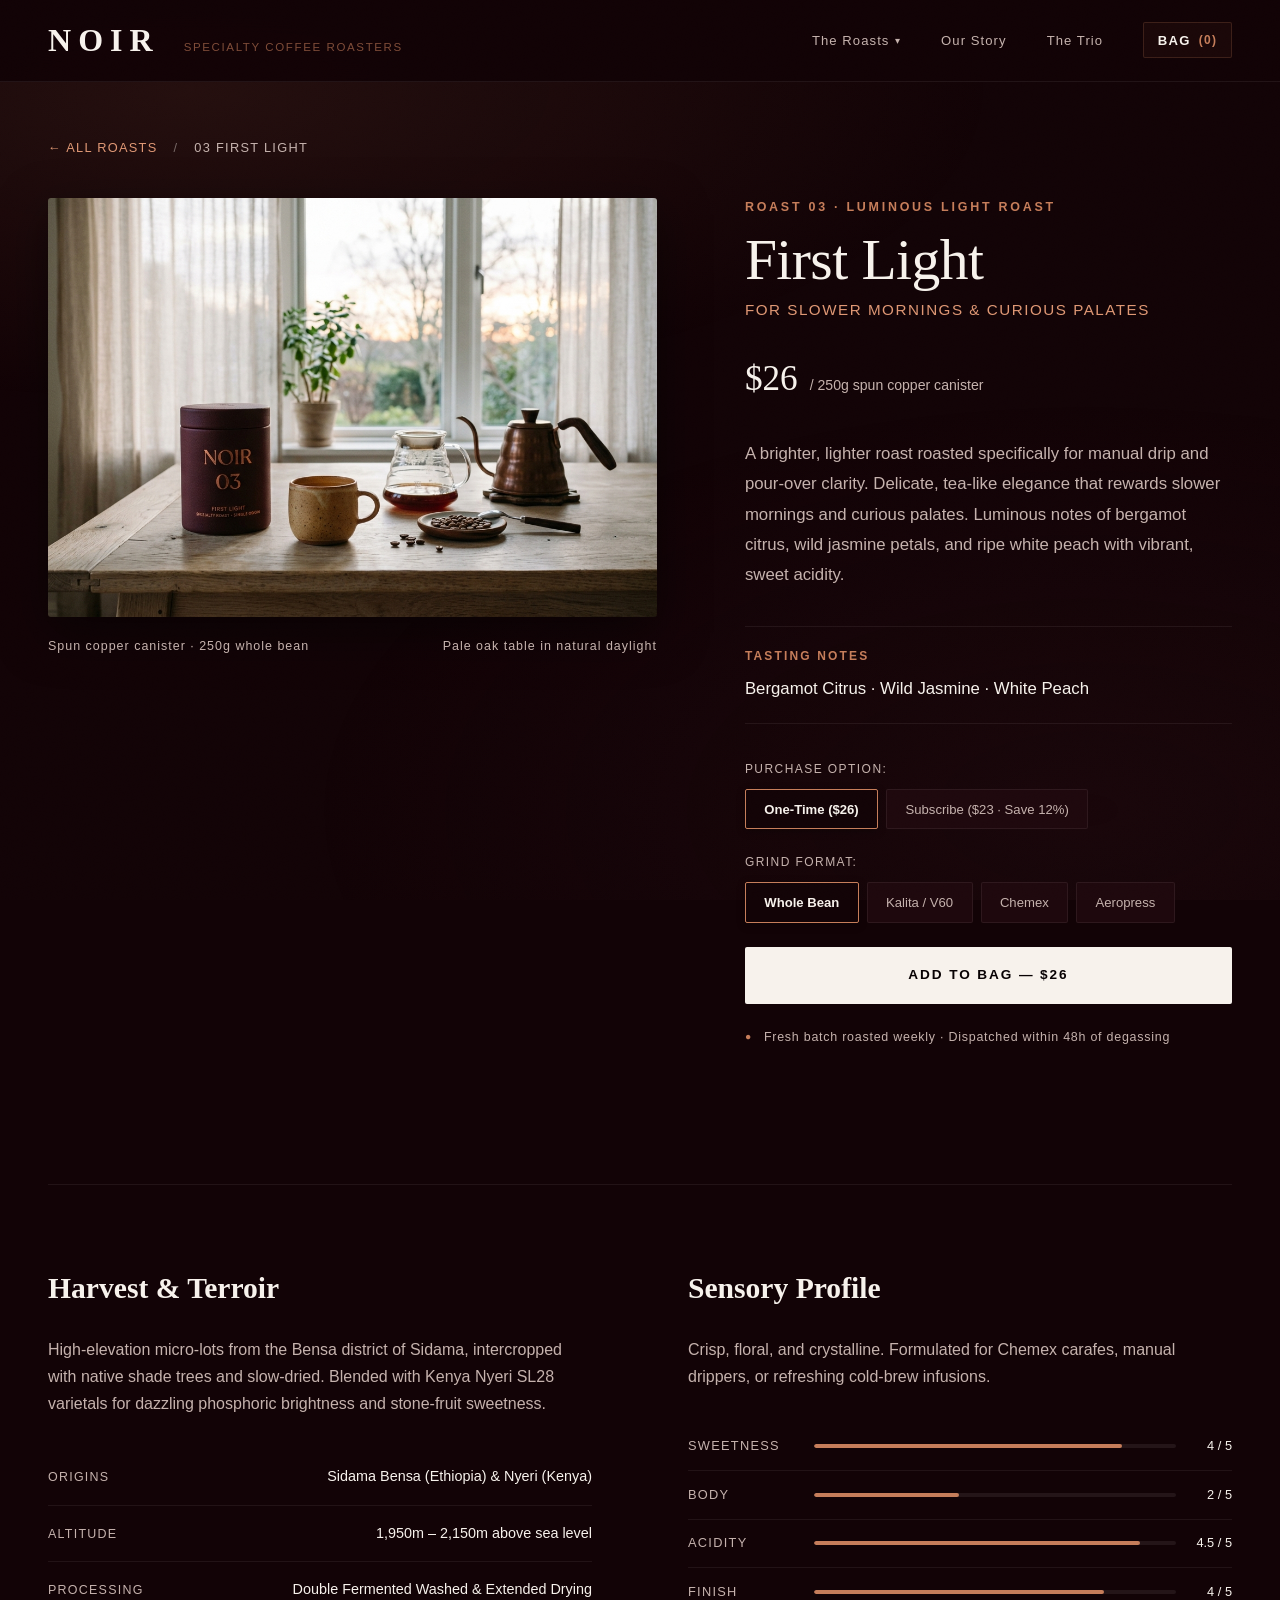
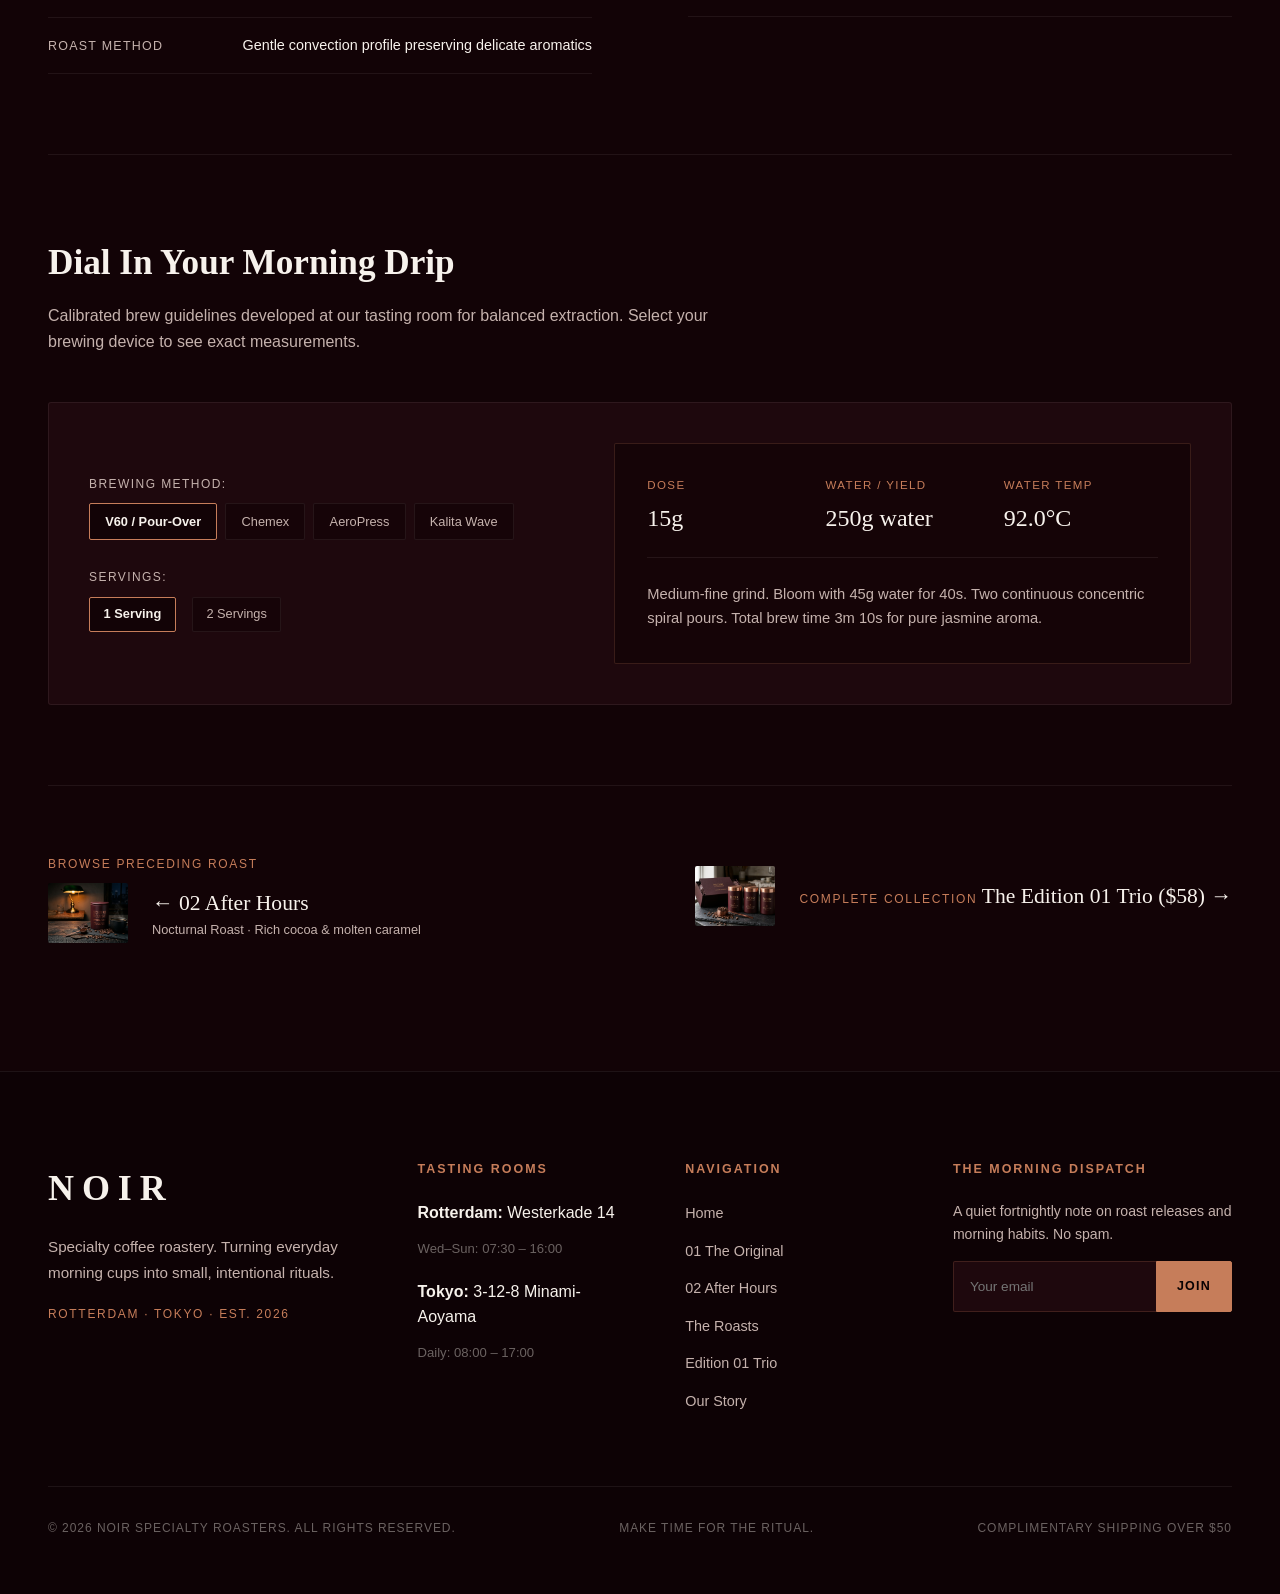
<file: first-light.html>
<!DOCTYPE html>
<html lang="en">
<head>
  <meta charset="UTF-8">
  <meta name="viewport" content="width=device-width, initial-scale=1.0">
  <title>03 First Light — Luminous Light Roast | NOIR</title>
  <meta name="description" content="First Light is NOIR's bright, luminous roast with citrus and floral notes. Roasted for manual drip and curious palates. Sealed in spun copper canisters.">
  
  <link rel="stylesheet" href="css/noir.css">
</head>
<body>

  <!-- Atmospheric Substrate -->
  <div class="atmosphere-glow" aria-hidden="true"></div>
  <svg class="grain-overlay" aria-hidden="true" xmlns="http://www.w3.org/2000/svg">
    <filter id="noir-noise">
      <feTurbulence type="fractalNoise" baseFrequency="0.8" numOctaves="3" stitchTiles="stitch" />
      <feColorMatrix type="matrix" values="1 0 0 0 0  0 1 0 0 0  0 0 1 0 0  0 0 0 1 0" />
    </filter>
    <rect width="100%" height="100%" filter="url(#noir-noise)" />
  </svg>

  <!-- Masthead -->
  <header class="masthead">
    <div class="masthead-inner">
      <div class="masthead-brand">
        <a href="index.html" class="brand-logo" aria-label="NOIR Specialty Coffee">NOIR</a>
        <span class="brand-tagline-sub">Specialty Coffee Roasters</span>
      </div>

      <nav class="masthead-nav" aria-label="Main Navigation">
        <div class="nav-dropdown-wrap">
          <a href="index.html#roasts" class="nav-item">
            <span>The Roasts</span>
            <span class="nav-dropdown-arrow">▾</span>
          </a>
          <div class="nav-dropdown-menu">
            <div class="nav-dropdown-inner">
              <a href="original.html" class="nav-dropdown-item">
                <span class="dropdown-item-num">01</span>
                <div class="dropdown-item-content">
                  <span class="dropdown-item-name">The Original</span>
                  <span class="dropdown-item-desc">Signature House Blend · Dark Chocolate</span>
                </div>
              </a>
              <a href="after-hours.html" class="nav-dropdown-item">
                <span class="dropdown-item-num">02</span>
                <div class="dropdown-item-content">
                  <span class="dropdown-item-name">After Hours</span>
                  <span class="dropdown-item-desc">Nocturnal Roast · Rich Cocoa & Caramel</span>
                </div>
              </a>
              <a href="first-light.html" class="nav-dropdown-item">
                <span class="dropdown-item-num">03</span>
                <div class="dropdown-item-content">
                  <span class="dropdown-item-name">First Light</span>
                  <span class="dropdown-item-desc">Luminous Light Roast · Bergamot & Jasmine</span>
                </div>
              </a>
              <div class="nav-dropdown-divider"></div>
              <a href="trio.html" class="nav-dropdown-item">
                <span class="dropdown-item-num" style="color: var(--noir-copper-light);">★</span>
                <div class="dropdown-item-content">
                  <span class="dropdown-item-name">The Edition 01 Trio</span>
                  <span class="dropdown-item-desc">All 3 Roasts + Solid Copper Scoop ($58)</span>
                </div>
              </a>
            </div>
          </div>
        </div>

        <a href="story.html" class="nav-item">Our Story</a>
        <a href="trio.html" class="nav-item">The Trio</a>
        <button class="masthead-bag-btn" id="bagBtn" aria-label="Open bag">
          <span>Bag</span>
          <span class="bag-count">(0)</span>
        </button>
        <button class="mobile-nav-toggle-btn" id="mobileNavToggleBtn" aria-label="Toggle navigation menu" type="button">
          <div class="mobile-nav-icon-bars" aria-hidden="true">
            <span></span>
            <span></span>
            <span></span>
          </div>
          <span>Menu</span>
        </button>
      </nav>
    </div>
  </header>

  <!-- Mobile Navigation Drawer -->
  <div class="mobile-nav-drawer" id="mobileNavDrawer" aria-hidden="true">
    <div class="mobile-nav-drawer-inner">
      <div class="mobile-nav-drawer-header">
        <span class="mobile-nav-drawer-title">NOIR Directory</span>
        <button class="mobile-nav-drawer-close" id="mobileNavCloseBtn" aria-label="Close menu">✕</button>
      </div>
      <div class="mobile-nav-drawer-content">
        <span class="mobile-nav-category">Signature Roasts</span>
        <a href="original.html" class="mobile-nav-link">
          <span class="mobile-nav-num">01</span>
          <div>
            <strong>The Original</strong>
            <small>House Blend · Dark Chocolate ($24)</small>
          </div>
        </a>
        <a href="after-hours.html" class="mobile-nav-link">
          <span class="mobile-nav-num">02</span>
          <div>
            <strong>After Hours</strong>
            <small>Nocturnal Roast · Rich Cocoa ($25)</small>
          </div>
        </a>
        <a href="first-light.html" class="mobile-nav-link highlight">
          <span class="mobile-nav-num">03</span>
          <div>
            <strong>First Light</strong>
            <small>Light Roast · Bergamot & Jasmine ($26)</small>
          </div>
        </a>

        <div class="mobile-nav-divider"></div>

        <span class="mobile-nav-category">Curated Box Set</span>
        <a href="trio.html" class="mobile-nav-link">
          <span class="mobile-nav-num" style="color: var(--noir-copper-light);">★</span>
          <div>
            <strong>The Edition 01 Trio</strong>
            <small>All 3 Roasts + Solid Copper Scoop ($58)</small>
          </div>
        </a>

        <div class="mobile-nav-divider"></div>

        <span class="mobile-nav-category">About NOIR</span>
        <a href="story.html" class="mobile-nav-link">
          <div>
            <strong>Our Story & Roasting Craft</strong>
            <small>Loring S35 convection & sustainable canisters</small>
          </div>
        </a>
        <a href="index.html#story" class="mobile-nav-link">
          <div>
            <strong>Tasting Rooms</strong>
            <small>Rotterdam (Westerkade) & Tokyo (Aoyama)</small>
          </div>
        </a>
      </div>
    </div>
  </div>

  <main class="pdp-main-section">
    <!-- Breadcrumb -->
    <nav class="pdp-breadcrumb" aria-label="Breadcrumb">
      <a href="index.html#roasts" class="pdp-back-link">← All Roasts</a>
      <span class="pdp-breadcrumb-sep">/</span>
      <span class="pdp-breadcrumb-current">03 First Light</span>
    </nav>

    <!-- Main Product Hero Spread -->
    <div class="pdp-hero-grid">
      <div class="pdp-gallery-column">
        <div class="pdp-gallery-frame">
          <img 
            id="pdpMainImg" 
            src="assets/noir-03-first-light-wide.jpg" 
            alt="NOIR First Light luminous light roast on pale oak table"
          >
        </div>
        <div class="pdp-gallery-caption">
          <span>Spun copper canister · 250g whole bean</span>
          <span>Pale oak table in natural daylight</span>
        </div>
      </div>

      <div class="pdp-details-column">
        <span class="pdp-badge">Roast 03 · Luminous Light Roast</span>
        <h1 class="pdp-title">First Light</h1>
        <p class="pdp-subtitle">For Slower Mornings & Curious Palates</p>

        <div class="pdp-price-hero">
          <span class="pdp-price-val" id="pdpPriceDisplay">$26</span>
          <span class="pdp-price-unit">/ 250g spun copper canister</span>
        </div>

        <p class="pdp-narrative">
          A brighter, lighter roast roasted specifically for manual drip and pour-over clarity. Delicate, tea-like elegance that rewards slower mornings and curious palates. Luminous notes of bergamot citrus, wild jasmine petals, and ripe white peach with vibrant, sweet acidity.
        </p>

        <div class="pdp-tasting-notes-strip">
          <span class="pdp-tasting-label">Tasting Notes</span>
          <span class="pdp-tasting-items">Bergamot Citrus · Wild Jasmine · White Peach</span>
        </div>

        <div class="pdp-purchase-stack">
          <!-- Purchase Option Selector -->
          <div class="pdp-selector-group">
            <span class="pdp-selector-label">Purchase Option:</span>
            <div class="pdp-toggle-row" id="pdpFreqRow">
              <button class="pdp-toggle-chip active" type="button" data-freq="once" data-price="26">One-Time ($26)</button>
              <button class="pdp-toggle-chip" type="button" data-freq="sub" data-price="23">Subscribe ($23 · Save 12%)</button>
            </div>
          </div>

          <!-- Grind Selection -->
          <div class="pdp-selector-group">
            <span class="pdp-selector-label">Grind Format:</span>
            <div class="pdp-toggle-row" id="pdpGrindRow">
              <button class="pdp-toggle-chip active" type="button" data-grind="Whole Bean">Whole Bean</button>
              <button class="pdp-toggle-chip" type="button" data-grind="Kalita / V60">Kalita / V60</button>
              <button class="pdp-toggle-chip" type="button" data-grind="Chemex">Chemex</button>
              <button class="pdp-toggle-chip" type="button" data-grind="Aeropress">Aeropress</button>
            </div>
          </div>

          <button class="btn-pdp-add" id="pdpAddToCartBtn" type="button">
            Add to Bag — $26
          </button>

          <div class="pdp-dispatch-guarantee">
            Fresh batch roasted weekly · Dispatched within 48h of degassing
          </div>
        </div>
      </div>
    </div>

    <!-- Origin & Harvest Details -->
    <section class="pdp-details-section">
      <div class="pdp-spec-col">
        <h3>Harvest & Terroir</h3>
        <p style="font-size: 1rem; color: var(--noir-ivory-dim); line-height: 1.7; margin-bottom: 2rem;">
          High-elevation micro-lots from the Bensa district of Sidama, intercropped with native shade trees and slow-dried. Blended with Kenya Nyeri SL28 varietals for dazzling phosphoric brightness and stone-fruit sweetness.
        </p>

        <div class="pdp-spec-table">
          <div class="pdp-spec-row">
            <span class="pdp-spec-key">Origins</span>
            <span class="pdp-spec-val">Sidama Bensa (Ethiopia) & Nyeri (Kenya)</span>
          </div>
          <div class="pdp-spec-row">
            <span class="pdp-spec-key">Altitude</span>
            <span class="pdp-spec-val">1,950m – 2,150m above sea level</span>
          </div>
          <div class="pdp-spec-row">
            <span class="pdp-spec-key">Processing</span>
            <span class="pdp-spec-val">Double Fermented Washed & Extended Drying</span>
          </div>
          <div class="pdp-spec-row">
            <span class="pdp-spec-key">Roast Method</span>
            <span class="pdp-spec-val">Gentle convection profile preserving delicate aromatics</span>
          </div>
        </div>
      </div>

      <div class="pdp-spec-col">
        <h3>Sensory Profile</h3>
        <p style="font-size: 1rem; color: var(--noir-ivory-dim); line-height: 1.7; margin-bottom: 2rem;">
          Crisp, floral, and crystalline. Formulated for Chemex carafes, manual drippers, or refreshing cold-brew infusions.
        </p>

        <div class="sensory-meter-row">
          <span class="sensory-meter-label">Sweetness</span>
          <div class="sensory-meter-track"><div class="sensory-meter-fill" style="width: 85%;"></div></div>
          <span class="sensory-meter-score">4 / 5</span>
        </div>

        <div class="sensory-meter-row">
          <span class="sensory-meter-label">Body</span>
          <div class="sensory-meter-track"><div class="sensory-meter-fill" style="width: 40%;"></div></div>
          <span class="sensory-meter-score">2 / 5</span>
        </div>

        <div class="sensory-meter-row">
          <span class="sensory-meter-label">Acidity</span>
          <div class="sensory-meter-track"><div class="sensory-meter-fill" style="width: 90%;"></div></div>
          <span class="sensory-meter-score">4.5 / 5</span>
        </div>

        <div class="sensory-meter-row">
          <span class="sensory-meter-label">Finish</span>
          <div class="sensory-meter-track"><div class="sensory-meter-fill" style="width: 80%;"></div></div>
          <span class="sensory-meter-score">4 / 5</span>
        </div>
      </div>
    </section>

    <!-- Interactive Brew Guide Calculator -->
    <section class="pdp-brew-section">
      <div class="pdp-brew-header">
        <h2 class="pdp-brew-title">Dial In Your Morning Drip</h2>
        <p class="pdp-brew-subtitle">
          Calibrated brew guidelines developed at our tasting room for balanced extraction. Select your brewing device to see exact measurements.
        </p>
      </div>

      <div class="brew-calculator-box">
        <div class="brew-controls">
          <div>
            <span class="pdp-selector-label" style="display: block; margin-bottom: 0.6rem;">Brewing Method:</span>
            <div class="brew-method-nav" id="brewMethodNav">
              <button class="brew-method-btn active" type="button" data-method="v60">V60 / Pour-Over</button>
              <button class="brew-method-btn" type="button" data-method="chemex">Chemex</button>
              <button class="brew-method-btn" type="button" data-method="aeropress">AeroPress</button>
              <button class="brew-method-btn" type="button" data-method="kalita">Kalita Wave</button>
            </div>
          </div>

          <div>
            <span class="pdp-selector-label" style="display: block; margin-bottom: 0.6rem;">Servings:</span>
            <div class="brew-servings-bar" id="brewServingsBar">
              <button class="serving-chip active" type="button" data-servings="1">1 Serving</button>
              <button class="serving-chip" type="button" data-servings="2">2 Servings</button>
            </div>
          </div>
        </div>

        <div class="brew-output-card" id="brewOutputCard">
          <div class="brew-spec-grid">
            <div class="brew-spec-item">
              <span class="brew-spec-label">Dose</span>
              <span class="brew-spec-val" id="brewDose">15g</span>
            </div>
            <div class="brew-spec-item">
              <span class="brew-spec-label">Water / Yield</span>
              <span class="brew-spec-val" id="brewYield">250g water</span>
            </div>
            <div class="brew-spec-item">
              <span class="brew-spec-label">Water Temp</span>
              <span class="brew-spec-val" id="brewTemp">92.0°C</span>
            </div>
          </div>
          <p class="brew-step-note" id="brewNote">
            Medium-fine grind. Bloom with 45g water for 40s. Two continuous concentric spiral pours. Total brew time 3m 10s for pure jasmine aroma.
          </p>
        </div>
      </div>
    </section>

    <!-- Cross Navigation to Next Roast -->
    <div class="pdp-cross-link-bar">
      <div>
        <span class="cross-link-label">Browse Preceding Roast</span>
        <a href="after-hours.html" class="cross-link-card" style="margin-top: 0.5rem;">
          <img src="assets/noir-02-after-hours-wide.jpg" alt="After Hours" class="cross-link-thumb">
          <div>
            <span class="cross-link-title">← 02 After Hours</span>
            <span style="display: block; font-size: 0.8rem; color: var(--noir-ivory-dim);">Nocturnal Roast · Rich cocoa & molten caramel</span>
          </div>
        </a>
      </div>

      <div>
        <a href="trio.html" class="cross-link-card">
          <img src="assets/noir-trio-collection.jpg" alt="The Trio" class="cross-link-thumb">
          <div>
            <span class="cross-link-label">Complete Collection</span>
            <span class="cross-link-title">The Edition 01 Trio ($58) →</span>
          </div>
        </a>
      </div>
    </div>
  </main>

  <!-- Minimal Colophon Footer -->
  <footer class="site-footer">
    <div class="footer-inner-grid">
      <div class="footer-brand">
        <h2>NOIR</h2>
        <p>Specialty coffee roastery. Turning everyday morning cups into small, intentional rituals.</p>
        <span class="footer-brand-locations">Rotterdam · Tokyo · Est. 2026</span>
      </div>

      <div class="footer-col">
        <h4>Tasting Rooms</h4>
        <ul class="footer-nav-list">
          <li><strong>Rotterdam:</strong> Westerkade 14</li>
          <li style="color: var(--noir-ivory-faint); font-size: 0.82rem;">Wed–Sun: 07:30 – 16:00</li>
          <li style="margin-top: 0.5rem;"><strong>Tokyo:</strong> 3-12-8 Minami-Aoyama</li>
          <li style="color: var(--noir-ivory-faint); font-size: 0.82rem;">Daily: 08:00 – 17:00</li>
        </ul>
      </div>

      <div class="footer-col">
        <h4>Navigation</h4>
        <ul class="footer-nav-list">
          <li><a href="index.html">Home</a></li>
          <li><a href="original.html">01 The Original</a></li>
          <li><a href="after-hours.html">02 After Hours</a></li>
          <li><a href="index.html#roasts">The Roasts</a></li>
          <li><a href="trio.html">Edition 01 Trio</a></li>
          <li><a href="story.html">Our Story</a></li>
        </ul>
      </div>

      <div class="footer-col">
        <h4>The Morning Dispatch</h4>
        <p class="footer-newsletter-text">A quiet fortnightly note on roast releases and morning habits. No spam.</p>
        <form class="footer-newsletter-form" onsubmit="event.preventDefault(); alert('Subscribed to The Morning Dispatch.');">
          <input type="email" class="newsletter-input" placeholder="Your email" required>
          <button type="submit" class="newsletter-btn">Join</button>
        </form>
      </div>
    </div>

    <div class="footer-legal-bar">
      <span>© 2026 NOIR Specialty Roasters. All rights reserved.</span>
      <span>Make time for the ritual.</span>
      <span>Complimentary shipping over $50</span>
    </div>
  </footer>

  <!-- Slide-over Bag Drawer -->
  <div class="drawer-backdrop" id="drawerBackdrop" aria-hidden="true">
    <aside class="ritual-drawer" role="dialog" aria-modal="true" aria-labelledby="drawerTitle">
      <div class="drawer-header">
        <h3 id="drawerTitle" class="drawer-title">Your Bag</h3>
        <button class="drawer-close-btn" id="drawerCloseBtn" aria-label="Close bag">✕</button>
      </div>

      <div class="shipping-meter-wrap" id="shippingMeter">
        <span class="shipping-meter-text" id="shippingMeterText">Add $50.00 for complimentary courier delivery</span>
        <div class="shipping-progress-track">
          <div class="shipping-progress-fill" id="shippingMeterFill"></div>
        </div>
      </div>

      <div class="drawer-items" id="drawerItems">
        <!-- Rendered dynamically by noir.js -->
      </div>

      <div class="drawer-footer">
        <div class="drawer-subtotal-row">
          <span class="drawer-subtotal-label">Subtotal</span>
          <span class="drawer-subtotal-val" id="drawerSubtotal">$0.00</span>
        </div>
        <button class="btn-checkout" id="drawerCheckoutBtn">
          Proceed to Checkout
        </button>
        <p class="drawer-dispatch-note">
          Complimentary courier dispatch on orders over $50
        </p>
      </div>
    </aside>
  </div>

  <script src="js/noir.js"></script>
  <script>
    document.addEventListener('DOMContentLoaded', () => {
      initPdpPage();
    });

    function initPdpPage() {
      const priceDisplay = document.getElementById('pdpPriceDisplay');
      const addBtn = document.getElementById('pdpAddToCartBtn');
      const freqButtons = document.querySelectorAll('#pdpFreqRow .pdp-toggle-chip');
      const grindButtons = document.querySelectorAll('#pdpGrindRow .pdp-toggle-chip');

      let currentPrice = 26;
      let currentFreq = 'once';
      let currentGrind = 'Whole Bean';

      freqButtons.forEach(btn => {
        btn.addEventListener('click', () => {
          freqButtons.forEach(b => b.classList.remove('active'));
          btn.classList.add('active');
          currentFreq = btn.getAttribute('data-freq');
          currentPrice = parseInt(btn.getAttribute('data-price'), 10);
          if (priceDisplay) priceDisplay.textContent = `$${currentPrice}`;
          if (addBtn) addBtn.textContent = `Add to Bag — $${currentPrice}`;
        });
      });

      grindButtons.forEach(btn => {
        btn.addEventListener('click', () => {
          grindButtons.forEach(b => b.classList.remove('active'));
          btn.classList.add('active');
          currentGrind = btn.getAttribute('data-grind');
        });
      });

      if (addBtn) {
        addBtn.addEventListener('click', () => {
          const planLabel = currentFreq === 'sub' ? 'Subscription (Every 4 weeks)' : 'One-time dispatch';
          addToBag({
            id: `roast-03-${currentGrind.toLowerCase().replace(/[\s\/]+/g, '-')}-${currentFreq}`,
            name: `Roast 03 — First Light`,
            desc: `250g Spun Copper Canister · ${currentGrind} · ${planLabel}`,
            price: currentPrice,
            image: 'assets/noir-03-first-light-wide.jpg'
          });
          openDrawer();
        });
      }

      // Brew Calculator logic for Roast 03
      const brewRecipes = {
        v60: {
          dose1: '15g', yield1: '250g water', temp: '92.0°C',
          dose2: '30g', yield2: '500g water',
          note: 'Medium-fine grind. Bloom with 45g water for 40s. Gentle concentric spiral pours. Total brew time 3m 10s for pure jasmine aroma.'
        },
        chemex: {
          dose1: '20g', yield1: '320g water', temp: '93.0°C',
          dose2: '40g', yield2: '640g water',
          note: 'Medium-coarse grind through thick Chemex bonded filter. Slow steady center pour brings out crystalline white peach clarity.'
        },
        aeropress: {
          dose1: '14g', yield1: '200g water', temp: '88.0°C',
          dose2: '28g', yield2: '400g water',
          note: 'Short 1-minute extraction with lower temperature highlights aromatic citrus florals with sweet honey finish.'
        },
        kalita: {
          dose1: '15.5g', yield1: '250g water', temp: '91.5°C',
          dose2: '31g', yield2: '500g water',
          note: 'Flat-bed three-hole flow produces extraordinarily consistent extraction with bright bergamot and floral sweetness.'
        }
      };

      let activeMethod = 'v60';
      let activeServings = 1;

      const methodBtns = document.querySelectorAll('#brewMethodNav .brew-method-btn');
      const servingBtns = document.querySelectorAll('#brewServingsBar .serving-chip');
      const doseEl = document.getElementById('brewDose');
      const yieldEl = document.getElementById('brewYield');
      const tempEl = document.getElementById('brewTemp');
      const noteEl = document.getElementById('brewNote');

      function updateBrewDisplay() {
        const recipe = brewRecipes[activeMethod];
        if (!recipe) return;
        if (doseEl) doseEl.textContent = activeServings === 1 ? recipe.dose1 : recipe.dose2;
        if (yieldEl) yieldEl.textContent = activeServings === 1 ? recipe.yield1 : recipe.yield2;
        if (tempEl) tempEl.textContent = recipe.temp;
        if (noteEl) noteEl.textContent = recipe.note;
      }

      methodBtns.forEach(btn => {
        btn.addEventListener('click', () => {
          methodBtns.forEach(b => b.classList.remove('active'));
          btn.classList.add('active');
          activeMethod = btn.getAttribute('data-method');
          updateBrewDisplay();
        });
      });

      servingBtns.forEach(btn => {
        btn.addEventListener('click', () => {
          servingBtns.forEach(b => b.classList.remove('active'));
          btn.classList.add('active');
          activeServings = parseInt(btn.getAttribute('data-servings'), 10);
          updateBrewDisplay();
        });
      });
    }
  </script>
</body>
</html>
</file>
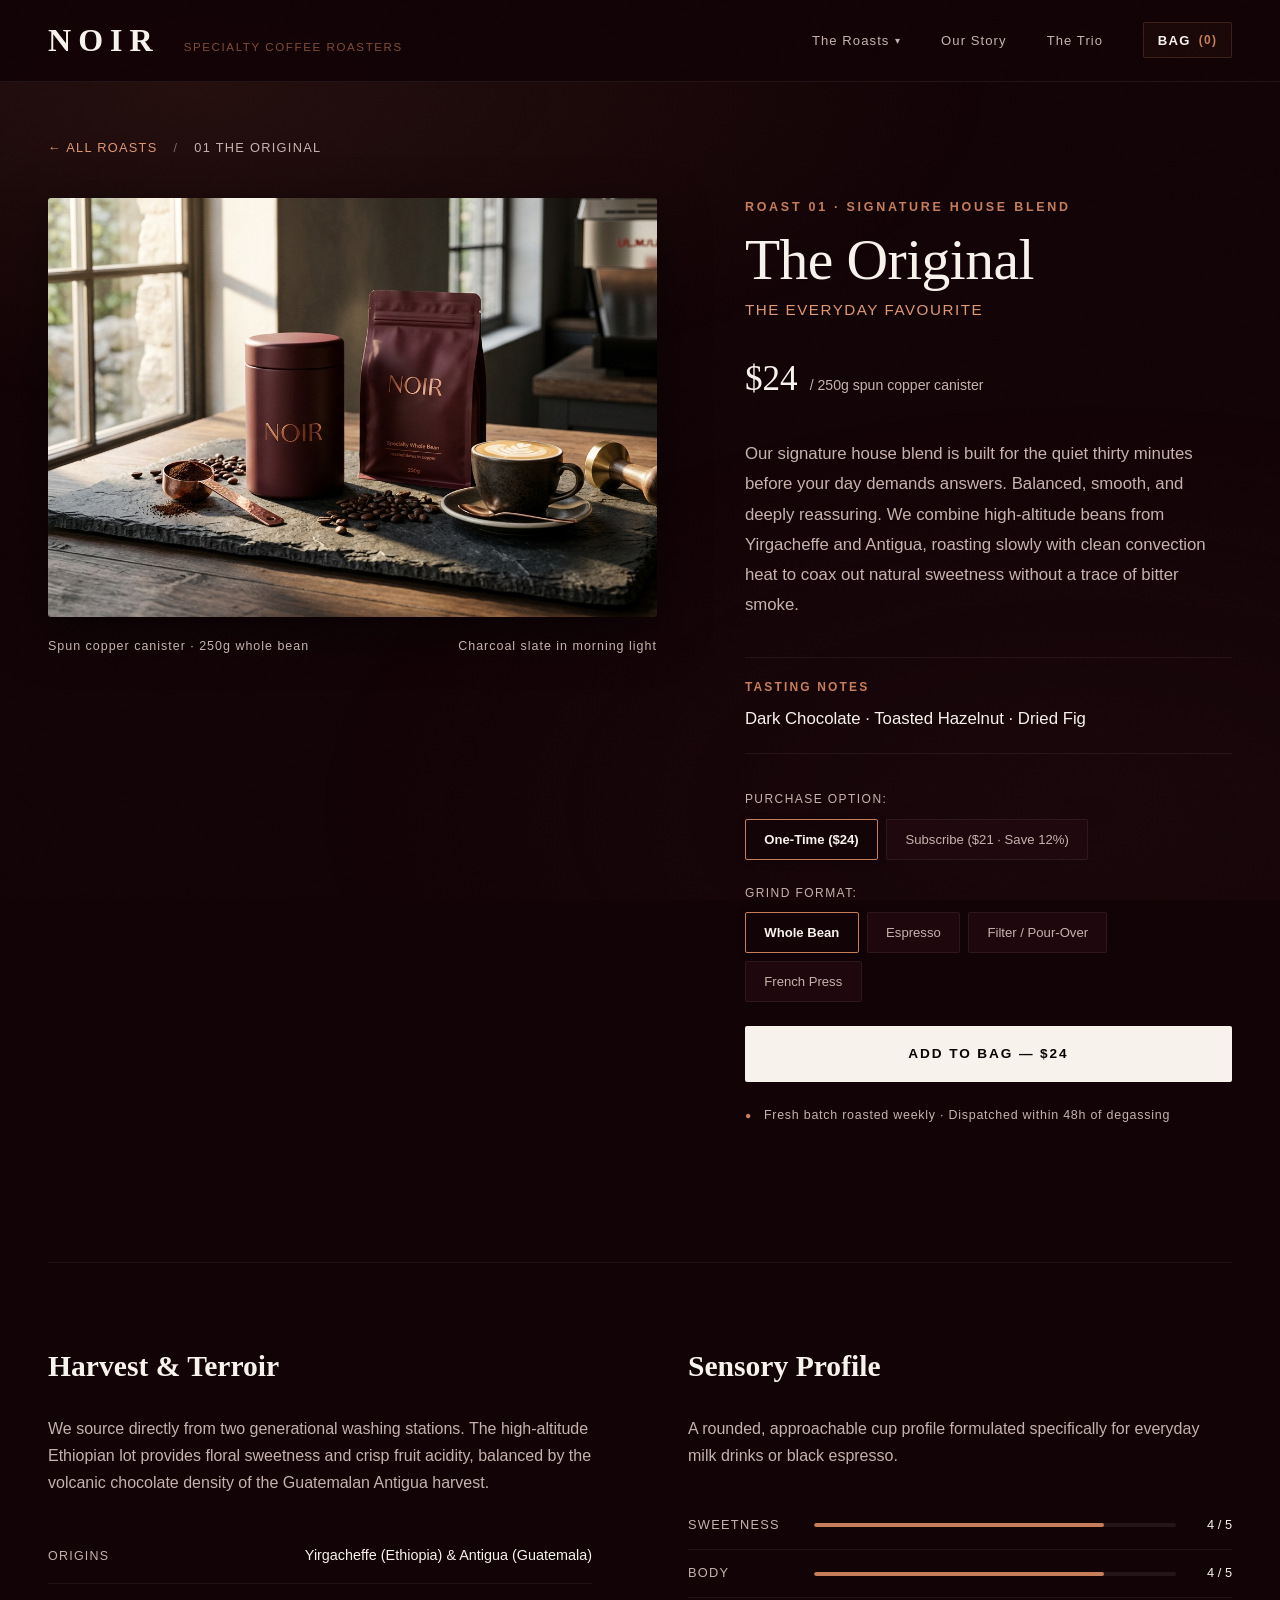
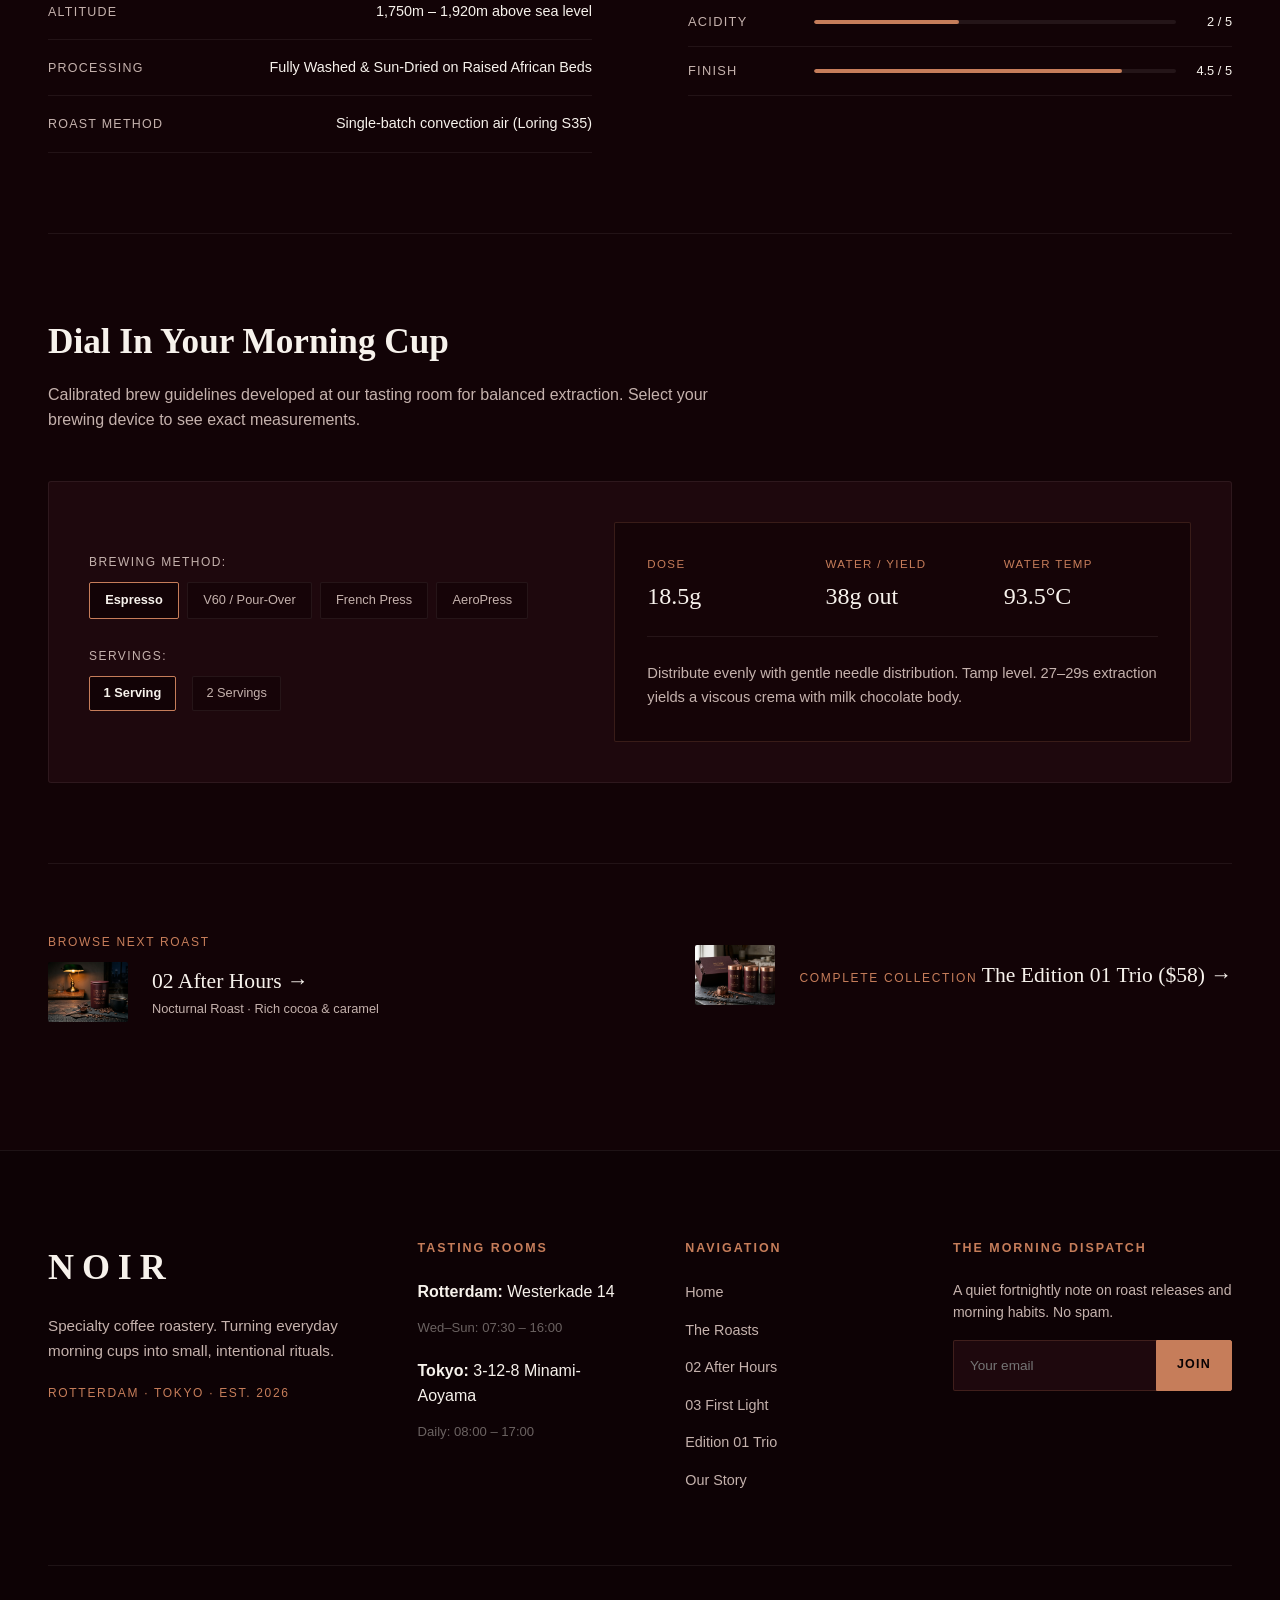
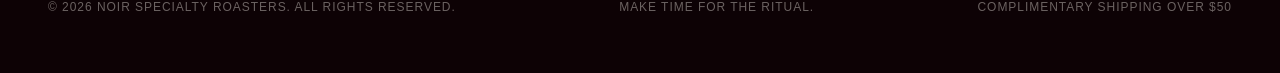
<file: original.html>
<!DOCTYPE html>
<html lang="en">
<head>
  <meta charset="UTF-8">
  <meta name="viewport" content="width=device-width, initial-scale=1.0">
  <title>01 The Original — Signature House Blend | NOIR</title>
  <meta name="description" content="The Original is NOIR's signature house blend. Balanced, smooth, with notes of dark chocolate and toasted hazelnut. Sealed in spun copper canisters.">
  
  <link rel="stylesheet" href="css/noir.css">
</head>
<body>

  <!-- Atmospheric Substrate -->
  <div class="atmosphere-glow" aria-hidden="true"></div>
  <svg class="grain-overlay" aria-hidden="true" xmlns="http://www.w3.org/2000/svg">
    <filter id="noir-noise">
      <feTurbulence type="fractalNoise" baseFrequency="0.8" numOctaves="3" stitchTiles="stitch" />
      <feColorMatrix type="matrix" values="1 0 0 0 0  0 1 0 0 0  0 0 1 0 0  0 0 0 1 0" />
    </filter>
    <rect width="100%" height="100%" filter="url(#noir-noise)" />
  </svg>

  <!-- Masthead -->
  <header class="masthead">
    <div class="masthead-inner">
      <div class="masthead-brand">
        <a href="index.html" class="brand-logo" aria-label="NOIR Specialty Coffee">NOIR</a>
        <span class="brand-tagline-sub">Specialty Coffee Roasters</span>
      </div>

      <nav class="masthead-nav" aria-label="Main Navigation">
        <div class="nav-dropdown-wrap">
          <a href="index.html#roasts" class="nav-item">
            <span>The Roasts</span>
            <span class="nav-dropdown-arrow">▾</span>
          </a>
          <div class="nav-dropdown-menu">
            <div class="nav-dropdown-inner">
              <a href="original.html" class="nav-dropdown-item">
                <span class="dropdown-item-num">01</span>
                <div class="dropdown-item-content">
                  <span class="dropdown-item-name">The Original</span>
                  <span class="dropdown-item-desc">Signature House Blend · Dark Chocolate</span>
                </div>
              </a>
              <a href="after-hours.html" class="nav-dropdown-item">
                <span class="dropdown-item-num">02</span>
                <div class="dropdown-item-content">
                  <span class="dropdown-item-name">After Hours</span>
                  <span class="dropdown-item-desc">Nocturnal Roast · Rich Cocoa & Caramel</span>
                </div>
              </a>
              <a href="first-light.html" class="nav-dropdown-item">
                <span class="dropdown-item-num">03</span>
                <div class="dropdown-item-content">
                  <span class="dropdown-item-name">First Light</span>
                  <span class="dropdown-item-desc">Luminous Light Roast · Bergamot & Jasmine</span>
                </div>
              </a>
              <div class="nav-dropdown-divider"></div>
              <a href="trio.html" class="nav-dropdown-item">
                <span class="dropdown-item-num" style="color: var(--noir-copper-light);">★</span>
                <div class="dropdown-item-content">
                  <span class="dropdown-item-name">The Edition 01 Trio</span>
                  <span class="dropdown-item-desc">All 3 Roasts + Solid Copper Scoop ($58)</span>
                </div>
              </a>
            </div>
          </div>
        </div>

        <a href="story.html" class="nav-item">Our Story</a>
        <a href="trio.html" class="nav-item">The Trio</a>
        <button class="masthead-bag-btn" id="bagBtn" aria-label="Open bag">
          <span>Bag</span>
          <span class="bag-count">(0)</span>
        </button>
        <button class="mobile-nav-toggle-btn" id="mobileNavToggleBtn" aria-label="Toggle navigation menu" type="button">
          <div class="mobile-nav-icon-bars" aria-hidden="true">
            <span></span>
            <span></span>
            <span></span>
          </div>
          <span>Menu</span>
        </button>
      </nav>
    </div>
  </header>

  <!-- Mobile Navigation Drawer -->
  <div class="mobile-nav-drawer" id="mobileNavDrawer" aria-hidden="true">
    <div class="mobile-nav-drawer-inner">
      <div class="mobile-nav-drawer-header">
        <span class="mobile-nav-drawer-title">NOIR Directory</span>
        <button class="mobile-nav-drawer-close" id="mobileNavCloseBtn" aria-label="Close menu">✕</button>
      </div>
      <div class="mobile-nav-drawer-content">
        <span class="mobile-nav-category">Signature Roasts</span>
        <a href="original.html" class="mobile-nav-link highlight">
          <span class="mobile-nav-num">01</span>
          <div>
            <strong>The Original</strong>
            <small>House Blend · Dark Chocolate ($24)</small>
          </div>
        </a>
        <a href="after-hours.html" class="mobile-nav-link">
          <span class="mobile-nav-num">02</span>
          <div>
            <strong>After Hours</strong>
            <small>Nocturnal Roast · Rich Cocoa ($25)</small>
          </div>
        </a>
        <a href="first-light.html" class="mobile-nav-link">
          <span class="mobile-nav-num">03</span>
          <div>
            <strong>First Light</strong>
            <small>Light Roast · Bergamot & Jasmine ($26)</small>
          </div>
        </a>

        <div class="mobile-nav-divider"></div>

        <span class="mobile-nav-category">Curated Box Set</span>
        <a href="trio.html" class="mobile-nav-link">
          <span class="mobile-nav-num" style="color: var(--noir-copper-light);">★</span>
          <div>
            <strong>The Edition 01 Trio</strong>
            <small>All 3 Roasts + Solid Copper Scoop ($58)</small>
          </div>
        </a>

        <div class="mobile-nav-divider"></div>

        <span class="mobile-nav-category">About NOIR</span>
        <a href="story.html" class="mobile-nav-link">
          <div>
            <strong>Our Story & Roasting Craft</strong>
            <small>Loring S35 convection & sustainable canisters</small>
          </div>
        </a>
        <a href="index.html#story" class="mobile-nav-link">
          <div>
            <strong>Tasting Rooms</strong>
            <small>Rotterdam (Westerkade) & Tokyo (Aoyama)</small>
          </div>
        </a>
      </div>
    </div>
  </div>

  <main class="pdp-main-section">
    <!-- Breadcrumb -->
    <nav class="pdp-breadcrumb" aria-label="Breadcrumb">
      <a href="index.html#roasts" class="pdp-back-link">← All Roasts</a>
      <span class="pdp-breadcrumb-sep">/</span>
      <span class="pdp-breadcrumb-current">01 The Original</span>
    </nav>

    <!-- Main Product Hero Spread -->
    <div class="pdp-hero-grid">
      <div class="pdp-gallery-column">
        <div class="pdp-gallery-frame">
          <img 
            id="pdpMainImg" 
            src="assets/noir-01-the-original-wide.jpg" 
            alt="NOIR The Original signature canister on charcoal slate"
          >
        </div>
        <div class="pdp-gallery-caption">
          <span>Spun copper canister · 250g whole bean</span>
          <span>Charcoal slate in morning light</span>
        </div>
      </div>

      <div class="pdp-details-column">
        <span class="pdp-badge">Roast 01 · Signature House Blend</span>
        <h1 class="pdp-title">The Original</h1>
        <p class="pdp-subtitle">The Everyday Favourite</p>

        <div class="pdp-price-hero">
          <span class="pdp-price-val" id="pdpPriceDisplay">$24</span>
          <span class="pdp-price-unit">/ 250g spun copper canister</span>
        </div>

        <p class="pdp-narrative">
          Our signature house blend is built for the quiet thirty minutes before your day demands answers. Balanced, smooth, and deeply reassuring. We combine high-altitude beans from Yirgacheffe and Antigua, roasting slowly with clean convection heat to coax out natural sweetness without a trace of bitter smoke.
        </p>

        <div class="pdp-tasting-notes-strip">
          <span class="pdp-tasting-label">Tasting Notes</span>
          <span class="pdp-tasting-items">Dark Chocolate · Toasted Hazelnut · Dried Fig</span>
        </div>

        <div class="pdp-purchase-stack">
          <!-- Purchase Option Selector -->
          <div class="pdp-selector-group">
            <span class="pdp-selector-label">Purchase Option:</span>
            <div class="pdp-toggle-row" id="pdpFreqRow">
              <button class="pdp-toggle-chip active" type="button" data-freq="once" data-price="24">One-Time ($24)</button>
              <button class="pdp-toggle-chip" type="button" data-freq="sub" data-price="21">Subscribe ($21 · Save 12%)</button>
            </div>
          </div>

          <!-- Grind Selection -->
          <div class="pdp-selector-group">
            <span class="pdp-selector-label">Grind Format:</span>
            <div class="pdp-toggle-row" id="pdpGrindRow">
              <button class="pdp-toggle-chip active" type="button" data-grind="Whole Bean">Whole Bean</button>
              <button class="pdp-toggle-chip" type="button" data-grind="Espresso">Espresso</button>
              <button class="pdp-toggle-chip" type="button" data-grind="Filter / Pour-Over">Filter / Pour-Over</button>
              <button class="pdp-toggle-chip" type="button" data-grind="French Press">French Press</button>
            </div>
          </div>

          <button class="btn-pdp-add" id="pdpAddToCartBtn" type="button">
            Add to Bag — $24
          </button>

          <div class="pdp-dispatch-guarantee">
            Fresh batch roasted weekly · Dispatched within 48h of degassing
          </div>
        </div>
      </div>
    </div>

    <!-- Origin & Harvest Details -->
    <section class="pdp-details-section">
      <div class="pdp-spec-col">
        <h3>Harvest & Terroir</h3>
        <p style="font-size: 1rem; color: var(--noir-ivory-dim); line-height: 1.7; margin-bottom: 2rem;">
          We source directly from two generational washing stations. The high-altitude Ethiopian lot provides floral sweetness and crisp fruit acidity, balanced by the volcanic chocolate density of the Guatemalan Antigua harvest.
        </p>

        <div class="pdp-spec-table">
          <div class="pdp-spec-row">
            <span class="pdp-spec-key">Origins</span>
            <span class="pdp-spec-val">Yirgacheffe (Ethiopia) & Antigua (Guatemala)</span>
          </div>
          <div class="pdp-spec-row">
            <span class="pdp-spec-key">Altitude</span>
            <span class="pdp-spec-val">1,750m – 1,920m above sea level</span>
          </div>
          <div class="pdp-spec-row">
            <span class="pdp-spec-key">Processing</span>
            <span class="pdp-spec-val">Fully Washed & Sun-Dried on Raised African Beds</span>
          </div>
          <div class="pdp-spec-row">
            <span class="pdp-spec-key">Roast Method</span>
            <span class="pdp-spec-val">Single-batch convection air (Loring S35)</span>
          </div>
        </div>
      </div>

      <div class="pdp-spec-col">
        <h3>Sensory Profile</h3>
        <p style="font-size: 1rem; color: var(--noir-ivory-dim); line-height: 1.7; margin-bottom: 2rem;">
          A rounded, approachable cup profile formulated specifically for everyday milk drinks or black espresso.
        </p>

        <div class="sensory-meter-row">
          <span class="sensory-meter-label">Sweetness</span>
          <div class="sensory-meter-track"><div class="sensory-meter-fill" style="width: 80%;"></div></div>
          <span class="sensory-meter-score">4 / 5</span>
        </div>

        <div class="sensory-meter-row">
          <span class="sensory-meter-label">Body</span>
          <div class="sensory-meter-track"><div class="sensory-meter-fill" style="width: 80%;"></div></div>
          <span class="sensory-meter-score">4 / 5</span>
        </div>

        <div class="sensory-meter-row">
          <span class="sensory-meter-label">Acidity</span>
          <div class="sensory-meter-track"><div class="sensory-meter-fill" style="width: 40%;"></div></div>
          <span class="sensory-meter-score">2 / 5</span>
        </div>

        <div class="sensory-meter-row">
          <span class="sensory-meter-label">Finish</span>
          <div class="sensory-meter-track"><div class="sensory-meter-fill" style="width: 85%;"></div></div>
          <span class="sensory-meter-score">4.5 / 5</span>
        </div>
      </div>
    </section>

    <!-- Interactive Brew Guide Calculator -->
    <section class="pdp-brew-section">
      <div class="pdp-brew-header">
        <h2 class="pdp-brew-title">Dial In Your Morning Cup</h2>
        <p class="pdp-brew-subtitle">
          Calibrated brew guidelines developed at our tasting room for balanced extraction. Select your brewing device to see exact measurements.
        </p>
      </div>

      <div class="brew-calculator-box">
        <div class="brew-controls">
          <div>
            <span class="pdp-selector-label" style="display: block; margin-bottom: 0.6rem;">Brewing Method:</span>
            <div class="brew-method-nav" id="brewMethodNav">
              <button class="brew-method-btn active" type="button" data-method="espresso">Espresso</button>
              <button class="brew-method-btn" type="button" data-method="pourover">V60 / Pour-Over</button>
              <button class="brew-method-btn" type="button" data-method="frenchpress">French Press</button>
              <button class="brew-method-btn" type="button" data-method="aeropress">AeroPress</button>
            </div>
          </div>

          <div>
            <span class="pdp-selector-label" style="display: block; margin-bottom: 0.6rem;">Servings:</span>
            <div class="brew-servings-bar" id="brewServingsBar">
              <button class="serving-chip active" type="button" data-servings="1">1 Serving</button>
              <button class="serving-chip" type="button" data-servings="2">2 Servings</button>
            </div>
          </div>
        </div>

        <div class="brew-output-card" id="brewOutputCard">
          <div class="brew-spec-grid">
            <div class="brew-spec-item">
              <span class="brew-spec-label">Dose</span>
              <span class="brew-spec-val" id="brewDose">18.5g</span>
            </div>
            <div class="brew-spec-item">
              <span class="brew-spec-label">Water / Yield</span>
              <span class="brew-spec-val" id="brewYield">38g out</span>
            </div>
            <div class="brew-spec-item">
              <span class="brew-spec-label">Water Temp</span>
              <span class="brew-spec-val" id="brewTemp">93.5°C</span>
            </div>
          </div>
          <p class="brew-step-note" id="brewNote">
            Distribute evenly with gentle needle distribution. Tamp level. 27–29s extraction yields a viscous crema with milk chocolate body.
          </p>
        </div>
      </div>
    </section>

    <!-- Cross Navigation to Next Roast -->
    <div class="pdp-cross-link-bar">
      <div>
        <span class="cross-link-label">Browse Next Roast</span>
        <a href="after-hours.html" class="cross-link-card" style="margin-top: 0.5rem;">
          <img src="assets/noir-02-after-hours-wide.jpg" alt="After Hours" class="cross-link-thumb">
          <div>
            <span class="cross-link-title">02 After Hours →</span>
            <span style="display: block; font-size: 0.8rem; color: var(--noir-ivory-dim);">Nocturnal Roast · Rich cocoa & caramel</span>
          </div>
        </a>
      </div>

      <div>
        <a href="trio.html" class="cross-link-card">
          <img src="assets/noir-trio-collection.jpg" alt="The Trio" class="cross-link-thumb">
          <div>
            <span class="cross-link-label">Complete Collection</span>
            <span class="cross-link-title">The Edition 01 Trio ($58) →</span>
          </div>
        </a>
      </div>
    </div>
  </main>

  <!-- Minimal Colophon Footer -->
  <footer class="site-footer">
    <div class="footer-inner-grid">
      <div class="footer-brand">
        <h2>NOIR</h2>
        <p>Specialty coffee roastery. Turning everyday morning cups into small, intentional rituals.</p>
        <span class="footer-brand-locations">Rotterdam · Tokyo · Est. 2026</span>
      </div>

      <div class="footer-col">
        <h4>Tasting Rooms</h4>
        <ul class="footer-nav-list">
          <li><strong>Rotterdam:</strong> Westerkade 14</li>
          <li style="color: var(--noir-ivory-faint); font-size: 0.82rem;">Wed–Sun: 07:30 – 16:00</li>
          <li style="margin-top: 0.5rem;"><strong>Tokyo:</strong> 3-12-8 Minami-Aoyama</li>
          <li style="color: var(--noir-ivory-faint); font-size: 0.82rem;">Daily: 08:00 – 17:00</li>
        </ul>
      </div>

      <div class="footer-col">
        <h4>Navigation</h4>
        <ul class="footer-nav-list">
          <li><a href="index.html">Home</a></li>
          <li><a href="index.html#roasts">The Roasts</a></li>
          <li><a href="after-hours.html">02 After Hours</a></li>
          <li><a href="first-light.html">03 First Light</a></li>
          <li><a href="trio.html">Edition 01 Trio</a></li>
          <li><a href="story.html">Our Story</a></li>
        </ul>
      </div>

      <div class="footer-col">
        <h4>The Morning Dispatch</h4>
        <p class="footer-newsletter-text">A quiet fortnightly note on roast releases and morning habits. No spam.</p>
        <form class="footer-newsletter-form" onsubmit="event.preventDefault(); alert('Subscribed to The Morning Dispatch.');">
          <input type="email" class="newsletter-input" placeholder="Your email" required>
          <button type="submit" class="newsletter-btn">Join</button>
        </form>
      </div>
    </div>

    <div class="footer-legal-bar">
      <span>© 2026 NOIR Specialty Roasters. All rights reserved.</span>
      <span>Make time for the ritual.</span>
      <span>Complimentary shipping over $50</span>
    </div>
  </footer>

  <!-- Slide-over Bag Drawer -->
  <div class="drawer-backdrop" id="drawerBackdrop" aria-hidden="true">
    <aside class="ritual-drawer" role="dialog" aria-modal="true" aria-labelledby="drawerTitle">
      <div class="drawer-header">
        <h3 id="drawerTitle" class="drawer-title">Your Bag</h3>
        <button class="drawer-close-btn" id="drawerCloseBtn" aria-label="Close bag">✕</button>
      </div>

      <!-- Free Shipping Progress Tracker -->
      <div class="shipping-meter-wrap" id="shippingMeter">
        <span class="shipping-meter-text" id="shippingMeterText">Add $50.00 for complimentary courier delivery</span>
        <div class="shipping-progress-track">
          <div class="shipping-progress-fill" id="shippingMeterFill"></div>
        </div>
      </div>

      <div class="drawer-items" id="drawerItems">
        <!-- Rendered dynamically by noir.js -->
      </div>

      <div class="drawer-footer">
        <div class="drawer-subtotal-row">
          <span class="drawer-subtotal-label">Subtotal</span>
          <span class="drawer-subtotal-val" id="drawerSubtotal">$0.00</span>
        </div>
        <button class="btn-checkout" id="drawerCheckoutBtn">
          Proceed to Checkout
        </button>
        <p class="drawer-dispatch-note">
          Complimentary courier dispatch on orders over $50
        </p>
      </div>
    </aside>
  </div>

  <script src="js/noir.js"></script>
  <script>
    // PDP Specific Interactions
    document.addEventListener('DOMContentLoaded', () => {
      initPdpPage();
    });

    function initPdpPage() {
      const priceDisplay = document.getElementById('pdpPriceDisplay');
      const addBtn = document.getElementById('pdpAddToCartBtn');
      const freqButtons = document.querySelectorAll('#pdpFreqRow .pdp-toggle-chip');
      const grindButtons = document.querySelectorAll('#pdpGrindRow .pdp-toggle-chip');

      let currentPrice = 24;
      let currentFreq = 'once';
      let currentGrind = 'Whole Bean';

      // Purchase frequency toggle
      freqButtons.forEach(btn => {
        btn.addEventListener('click', () => {
          freqButtons.forEach(b => b.classList.remove('active'));
          btn.classList.add('active');
          currentFreq = btn.getAttribute('data-freq');
          currentPrice = parseInt(btn.getAttribute('data-price'), 10);
          if (priceDisplay) priceDisplay.textContent = `$${currentPrice}`;
          if (addBtn) addBtn.textContent = `Add to Bag — $${currentPrice}`;
        });
      });

      // Grind format toggle
      grindButtons.forEach(btn => {
        btn.addEventListener('click', () => {
          grindButtons.forEach(b => b.classList.remove('active'));
          btn.classList.add('active');
          currentGrind = btn.getAttribute('data-grind');
        });
      });

      // Add to Bag trigger
      if (addBtn) {
        addBtn.addEventListener('click', () => {
          const planLabel = currentFreq === 'sub' ? 'Subscription (Every 4 weeks)' : 'One-time dispatch';
          addToBag({
            id: `roast-01-${currentGrind.toLowerCase().replace(/[\s\/]+/g, '-')}-${currentFreq}`,
            name: `Roast 01 — The Original`,
            desc: `250g Spun Copper Canister · ${currentGrind} · ${planLabel}`,
            price: currentPrice,
            image: 'assets/noir-01-the-original-wide.jpg'
          });
          openDrawer();
        });
      }

      // Brew Calculator logic
      const brewRecipes = {
        espresso: {
          dose1: '18.5g', yield1: '38g out', temp: '93.5°C',
          dose2: '37g', yield2: '76g out',
          note: 'Distribute evenly with gentle needle distribution. Tamp level. 27–29s extraction yields a viscous crema with milk chocolate body.'
        },
        pourover: {
          dose1: '15g', yield1: '250g water', temp: '92.5°C',
          dose2: '30g', yield2: '500g water',
          note: 'Bloom with 45g water for 40s. Gentle continuous spiral pours. High clarity, toasted hazelnut aroma, and subtle dried fig sweetness.'
        },
        frenchpress: {
          dose1: '20g', yield1: '320g water', temp: '94.0°C',
          dose2: '40g', yield2: '640g water',
          note: 'Coarse sea-salt grind. Steep 4 minutes. Stir crust gently, skim foam, and plunge smoothly for rich velvety body.'
        },
        aeropress: {
          dose1: '16g', yield1: '200g water', temp: '91.0°C',
          dose2: '32g', yield2: '400g water',
          note: 'Inverted method. Stir 10s, steep 1m 15s. Press gently for 30s. Concentrated, sweet, and low bitterness.'
        }
      };

      let activeMethod = 'espresso';
      let activeServings = 1;

      const methodBtns = document.querySelectorAll('#brewMethodNav .brew-method-btn');
      const servingBtns = document.querySelectorAll('#brewServingsBar .serving-chip');
      const doseEl = document.getElementById('brewDose');
      const yieldEl = document.getElementById('brewYield');
      const tempEl = document.getElementById('brewTemp');
      const noteEl = document.getElementById('brewNote');

      function updateBrewDisplay() {
        const recipe = brewRecipes[activeMethod];
        if (!recipe) return;
        if (doseEl) doseEl.textContent = activeServings === 1 ? recipe.dose1 : recipe.dose2;
        if (yieldEl) yieldEl.textContent = activeServings === 1 ? recipe.yield1 : recipe.yield2;
        if (tempEl) tempEl.textContent = recipe.temp;
        if (noteEl) noteEl.textContent = recipe.note;
      }

      methodBtns.forEach(btn => {
        btn.addEventListener('click', () => {
          methodBtns.forEach(b => b.classList.remove('active'));
          btn.classList.add('active');
          activeMethod = btn.getAttribute('data-method');
          updateBrewDisplay();
        });
      });

      servingBtns.forEach(btn => {
        btn.addEventListener('click', () => {
          servingBtns.forEach(b => b.classList.remove('active'));
          btn.classList.add('active');
          activeServings = parseInt(btn.getAttribute('data-servings'), 10);
          updateBrewDisplay();
        });
      });
    }
  </script>
</body>
</html>
</file>
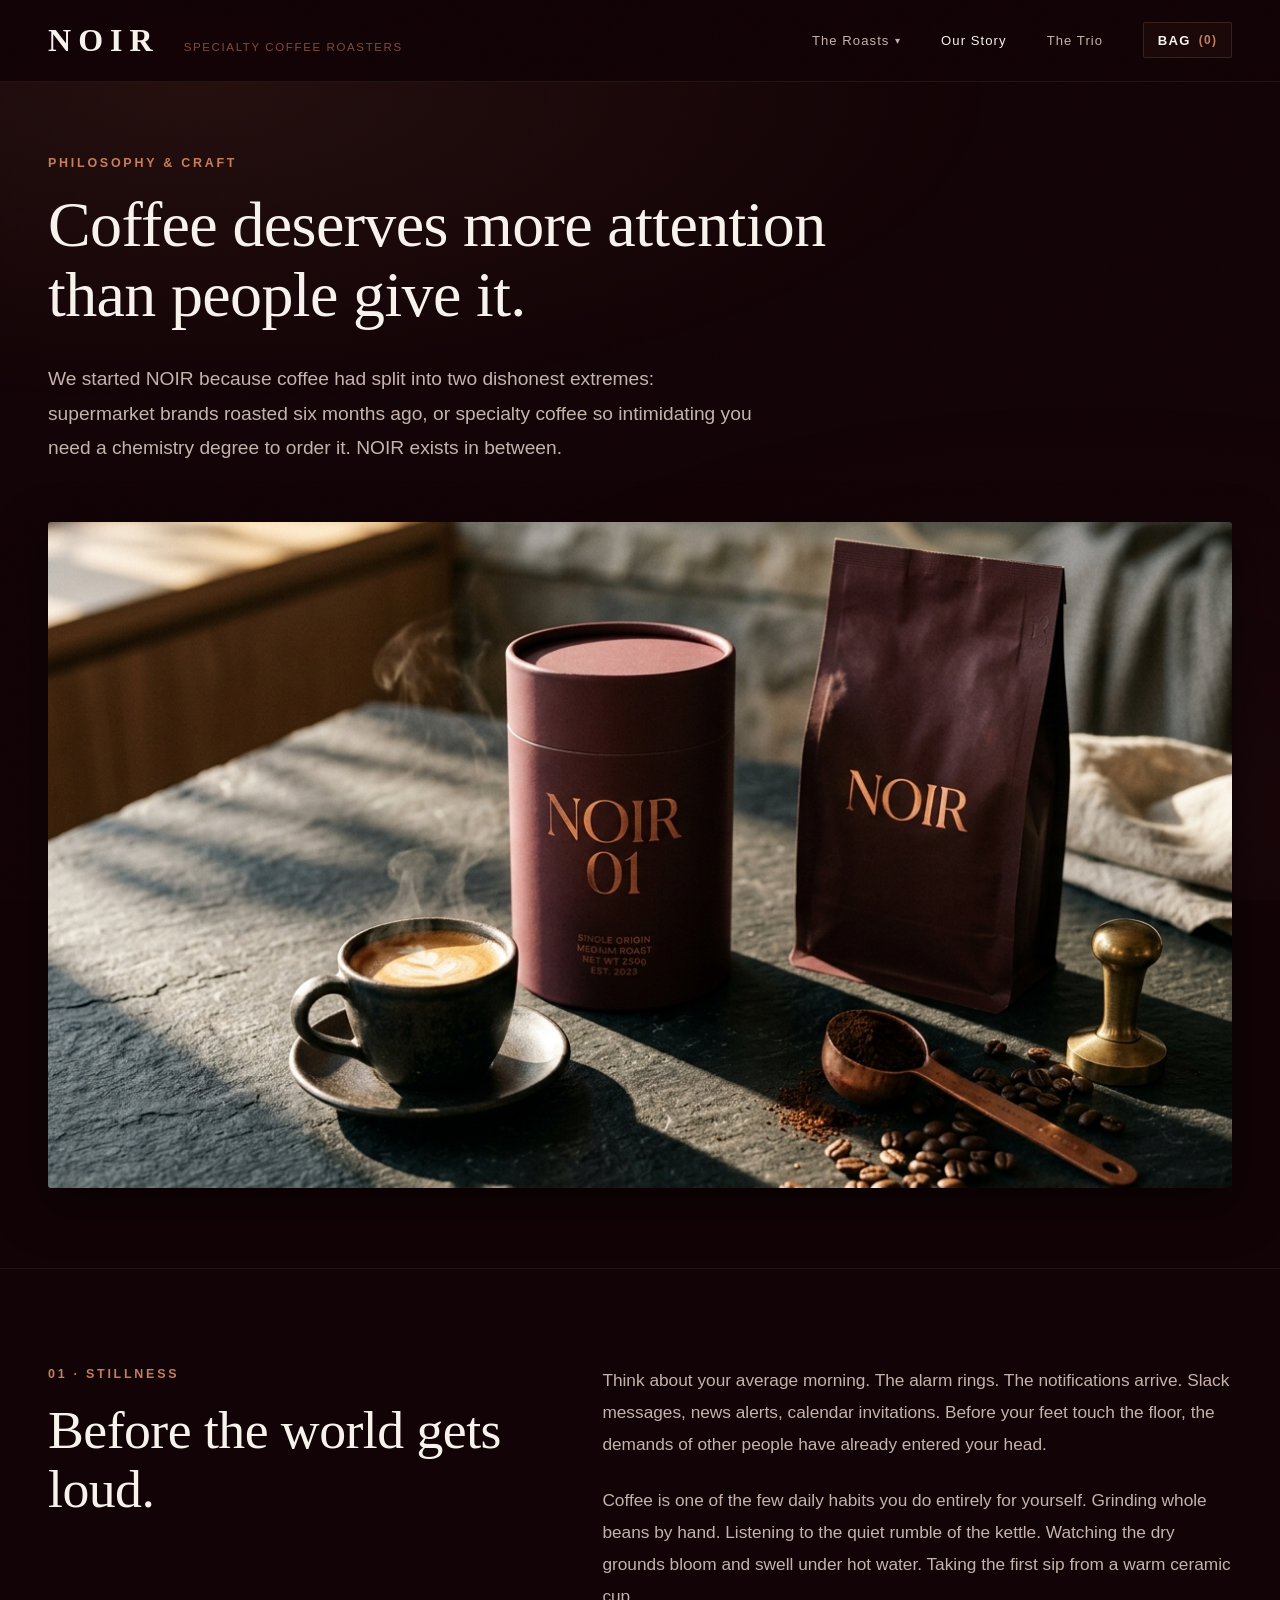
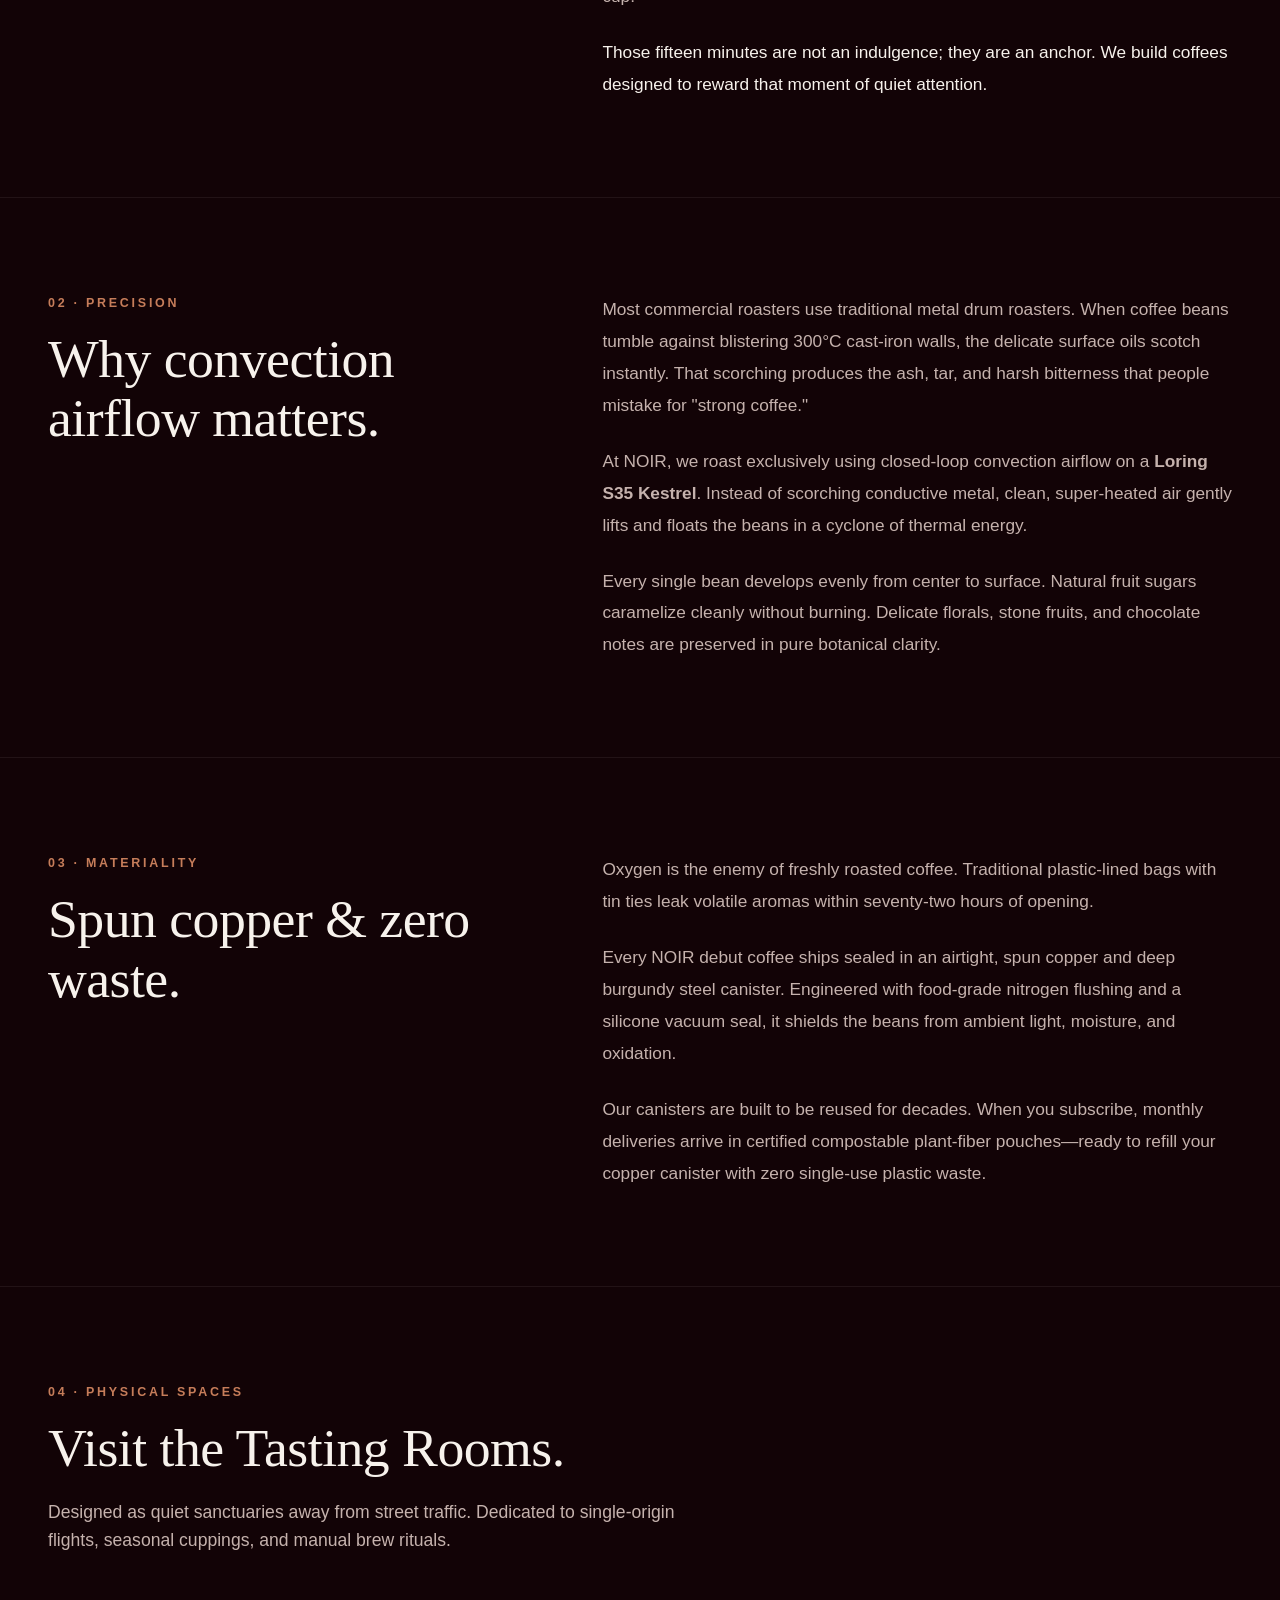
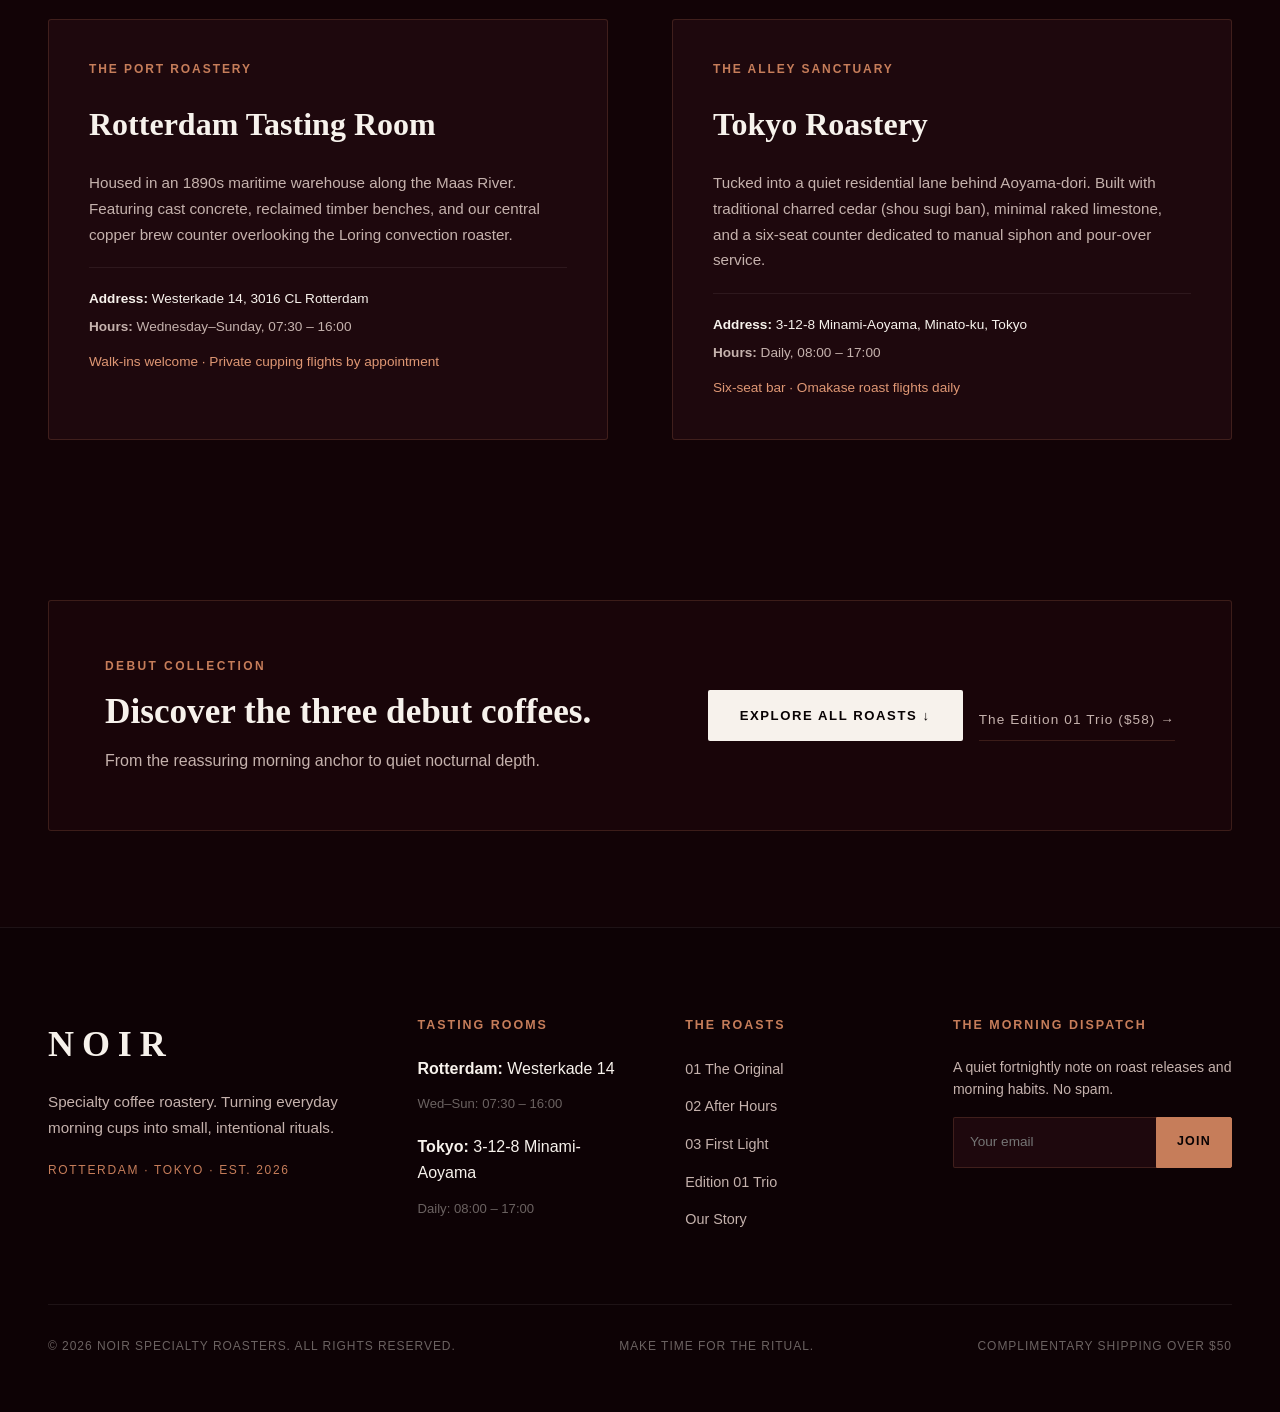
<file: story.html>
<!DOCTYPE html>
<html lang="en">
<head>
  <meta charset="UTF-8">
  <meta name="viewport" content="width=device-width, initial-scale=1.0">
  <title>Our Story & Craft | NOIR Specialty Roasters</title>
  <meta name="description" content="Why NOIR exists: the pursuit of quiet morning sanctuaries, small-batch Loring convection roasting, and sustainable spun-copper canisters.">
  
  <link rel="stylesheet" href="css/noir.css">
</head>
<body>

  <!-- Atmospheric Substrate -->
  <div class="atmosphere-glow" aria-hidden="true"></div>
  <svg class="grain-overlay" aria-hidden="true" xmlns="http://www.w3.org/2000/svg">
    <filter id="noir-noise">
      <feTurbulence type="fractalNoise" baseFrequency="0.8" numOctaves="3" stitchTiles="stitch" />
      <feColorMatrix type="matrix" values="1 0 0 0 0  0 1 0 0 0  0 0 1 0 0  0 0 1 0 0" />
    </filter>
    <rect width="100%" height="100%" filter="url(#noir-noise)" />
  </svg>

  <!-- Masthead -->
  <header class="masthead">
    <div class="masthead-inner">
      <div class="masthead-brand">
        <a href="index.html" class="brand-logo" aria-label="NOIR Specialty Coffee">NOIR</a>
        <span class="brand-tagline-sub">Specialty Coffee Roasters</span>
      </div>

      <nav class="masthead-nav" aria-label="Main Navigation">
        <div class="nav-dropdown-wrap">
          <a href="index.html#roasts" class="nav-item">
            <span>The Roasts</span>
            <span class="nav-dropdown-arrow">▾</span>
          </a>
          <div class="nav-dropdown-menu">
            <div class="nav-dropdown-inner">
              <a href="original.html" class="nav-dropdown-item">
                <span class="dropdown-item-num">01</span>
                <div class="dropdown-item-content">
                  <span class="dropdown-item-name">The Original</span>
                  <span class="dropdown-item-desc">Signature House Blend · Dark Chocolate</span>
                </div>
              </a>
              <a href="after-hours.html" class="nav-dropdown-item">
                <span class="dropdown-item-num">02</span>
                <div class="dropdown-item-content">
                  <span class="dropdown-item-name">After Hours</span>
                  <span class="dropdown-item-desc">Nocturnal Roast · Rich Cocoa & Caramel</span>
                </div>
              </a>
              <a href="first-light.html" class="nav-dropdown-item">
                <span class="dropdown-item-num">03</span>
                <div class="dropdown-item-content">
                  <span class="dropdown-item-name">First Light</span>
                  <span class="dropdown-item-desc">Luminous Light Roast · Bergamot & Jasmine</span>
                </div>
              </a>
              <div class="nav-dropdown-divider"></div>
              <a href="trio.html" class="nav-dropdown-item">
                <span class="dropdown-item-num" style="color: var(--noir-copper-light);">★</span>
                <div class="dropdown-item-content">
                  <span class="dropdown-item-name">The Edition 01 Trio</span>
                  <span class="dropdown-item-desc">All 3 Roasts + Solid Copper Scoop ($58)</span>
                </div>
              </a>
            </div>
          </div>
        </div>

        <a href="story.html" class="nav-item" style="color: var(--noir-ivory);">Our Story</a>
        <a href="trio.html" class="nav-item">The Trio</a>
        <button class="masthead-bag-btn" id="bagBtn" aria-label="Open bag">
          <span>Bag</span>
          <span class="bag-count">(0)</span>
        </button>
        <button class="mobile-nav-toggle-btn" id="mobileNavToggleBtn" aria-label="Toggle navigation menu" type="button">
          <div class="mobile-nav-icon-bars" aria-hidden="true">
            <span></span>
            <span></span>
            <span></span>
          </div>
          <span>Menu</span>
        </button>
      </nav>
    </div>
  </header>

  <!-- Mobile Navigation Drawer -->
  <div class="mobile-nav-drawer" id="mobileNavDrawer" aria-hidden="true">
    <div class="mobile-nav-drawer-inner">
      <div class="mobile-nav-drawer-header">
        <span class="mobile-nav-drawer-title">NOIR Directory</span>
        <button class="mobile-nav-drawer-close" id="mobileNavCloseBtn" aria-label="Close menu">✕</button>
      </div>
      <div class="mobile-nav-drawer-content">
        <span class="mobile-nav-category">Signature Roasts</span>
        <a href="original.html" class="mobile-nav-link">
          <span class="mobile-nav-num">01</span>
          <div>
            <strong>The Original</strong>
            <small>House Blend · Dark Chocolate ($24)</small>
          </div>
        </a>
        <a href="after-hours.html" class="mobile-nav-link">
          <span class="mobile-nav-num">02</span>
          <div>
            <strong>After Hours</strong>
            <small>Nocturnal Roast · Rich Cocoa ($25)</small>
          </div>
        </a>
        <a href="first-light.html" class="mobile-nav-link">
          <span class="mobile-nav-num">03</span>
          <div>
            <strong>First Light</strong>
            <small>Light Roast · Bergamot & Jasmine ($26)</small>
          </div>
        </a>

        <div class="mobile-nav-divider"></div>

        <span class="mobile-nav-category">Curated Box Set</span>
        <a href="trio.html" class="mobile-nav-link">
          <span class="mobile-nav-num" style="color: var(--noir-copper-light);">★</span>
          <div>
            <strong>The Edition 01 Trio</strong>
            <small>All 3 Roasts + Solid Copper Scoop ($58)</small>
          </div>
        </a>

        <div class="mobile-nav-divider"></div>

        <span class="mobile-nav-category">About NOIR</span>
        <a href="story.html" class="mobile-nav-link highlight">
          <div>
            <strong>Our Story & Roasting Craft</strong>
            <small>Loring S35 convection & sustainable canisters</small>
          </div>
        </a>
        <a href="index.html#story" class="mobile-nav-link">
          <div>
            <strong>Tasting Rooms</strong>
            <small>Rotterdam (Westerkade) & Tokyo (Aoyama)</small>
          </div>
        </a>
      </div>
    </div>
  </div>

  <main>
    <!-- Story Hero Cover -->
    <section class="site-section" style="padding-top: 4.5rem; padding-bottom: 5rem;">
      <span class="section-label">Philosophy & Craft</span>
      <h1 class="section-title-large" style="max-width: 52rem; font-size: clamp(3rem, 5vw, 4.4rem); margin-bottom: 2rem;">
        Coffee deserves more attention than people give it.
      </h1>
      <p style="font-size: 1.2rem; line-height: 1.8; color: var(--noir-ivory-dim); max-width: 44rem; margin-bottom: 3.5rem;">
        We started NOIR because coffee had split into two dishonest extremes: supermarket brands roasted six months ago, or specialty coffee so intimidating you need a chemistry degree to order it. NOIR exists in between.
      </p>

      <div style="width: 100%; aspect-ratio: 16 / 9; overflow: hidden; border-radius: 3px; box-shadow: 0 16px 48px rgba(0,0,0,0.5);">
        <img src="assets/noir-hero.jpg" alt="NOIR Roastery craftsmanship" style="width: 100%; height: 100%; object-fit: cover; display: block;">
      </div>
    </section>

    <hr class="section-divider">

    <!-- Section 1: The Sanctuary of Morning -->
    <section class="site-section">
      <div style="display: grid; grid-template-columns: 1fr 1.35fr; gap: 5.5rem; align-items: start;">
        <div>
          <span class="section-label">01 · Stillness</span>
          <h2 class="section-title-large">Before the world gets loud.</h2>
        </div>
        <div style="font-size: 1.08rem; line-height: 1.85; color: var(--noir-ivory-dim); display: flex; flex-direction: column; gap: 1.5rem;">
          <p>
            Think about your average morning. The alarm rings. The notifications arrive. Slack messages, news alerts, calendar invitations. Before your feet touch the floor, the demands of other people have already entered your head.
          </p>
          <p>
            Coffee is one of the few daily habits you do entirely for yourself. Grinding whole beans by hand. Listening to the quiet rumble of the kettle. Watching the dry grounds bloom and swell under hot water. Taking the first sip from a warm ceramic cup.
          </p>
          <p style="color: var(--noir-ivory); font-weight: 500;">
            Those fifteen minutes are not an indulgence; they are an anchor. We build coffees designed to reward that moment of quiet attention.
          </p>
        </div>
      </div>
    </section>

    <hr class="section-divider">

    <!-- Section 2: Convection Roasting Science -->
    <section class="site-section">
      <div style="display: grid; grid-template-columns: 1fr 1.35fr; gap: 5.5rem; align-items: start;">
        <div>
          <span class="section-label">02 · Precision</span>
          <h2 class="section-title-large">Why convection airflow matters.</h2>
        </div>
        <div style="font-size: 1.08rem; line-height: 1.85; color: var(--noir-ivory-dim); display: flex; flex-direction: column; gap: 1.5rem;">
          <p>
            Most commercial roasters use traditional metal drum roasters. When coffee beans tumble against blistering 300°C cast-iron walls, the delicate surface oils scotch instantly. That scorching produces the ash, tar, and harsh bitterness that people mistake for "strong coffee."
          </p>
          <p>
            At NOIR, we roast exclusively using closed-loop convection airflow on a <strong>Loring S35 Kestrel</strong>. Instead of scorching conductive metal, clean, super-heated air gently lifts and floats the beans in a cyclone of thermal energy.
          </p>
          <p>
            Every single bean develops evenly from center to surface. Natural fruit sugars caramelize cleanly without burning. Delicate florals, stone fruits, and chocolate notes are preserved in pure botanical clarity.
          </p>
        </div>
      </div>
    </section>

    <hr class="section-divider">

    <!-- Section 3: Materiality & Packaging -->
    <section class="site-section">
      <div style="display: grid; grid-template-columns: 1fr 1.35fr; gap: 5.5rem; align-items: start;">
        <div>
          <span class="section-label">03 · Materiality</span>
          <h2 class="section-title-large">Spun copper & zero waste.</h2>
        </div>
        <div style="font-size: 1.08rem; line-height: 1.85; color: var(--noir-ivory-dim); display: flex; flex-direction: column; gap: 1.5rem;">
          <p>
            Oxygen is the enemy of freshly roasted coffee. Traditional plastic-lined bags with tin ties leak volatile aromas within seventy-two hours of opening.
          </p>
          <p>
            Every NOIR debut coffee ships sealed in an airtight, spun copper and deep burgundy steel canister. Engineered with food-grade nitrogen flushing and a silicone vacuum seal, it shields the beans from ambient light, moisture, and oxidation.
          </p>
          <p>
            Our canisters are built to be reused for decades. When you subscribe, monthly deliveries arrive in certified compostable plant-fiber pouches—ready to refill your copper canister with zero single-use plastic waste.
          </p>
        </div>
      </div>
    </section>

    <hr class="section-divider">

    <!-- Section 4: Tasting Rooms in Rotterdam & Tokyo -->
    <section class="site-section">
      <div style="margin-bottom: 4rem;">
        <span class="section-label">04 · Physical Spaces</span>
        <h2 class="section-title-large">Visit the Tasting Rooms.</h2>
        <p style="font-size: 1.1rem; color: var(--noir-ivory-dim); max-width: 42rem;">
          Designed as quiet sanctuaries away from street traffic. Dedicated to single-origin flights, seasonal cuppings, and manual brew rituals.
        </p>
      </div>

      <div style="display: grid; grid-template-columns: 1fr 1fr; gap: 4rem;">
        <!-- Rotterdam -->
        <div style="background: var(--noir-surface); border: 1px solid var(--noir-border); border-radius: 3px; padding: 2.5rem; display: flex; flex-direction: column; gap: 1.25rem;">
          <span style="font-size: 0.75rem; letter-spacing: 0.16em; text-transform: uppercase; color: var(--noir-copper); font-weight: 600;">
            The Port Roastery
          </span>
          <h3 style="font-family: var(--font-serif); font-size: 2rem; color: var(--noir-ivory);">Rotterdam Tasting Room</h3>
          <p style="font-size: 0.95rem; line-height: 1.7; color: var(--noir-ivory-dim);">
            Housed in an 1890s maritime warehouse along the Maas River. Featuring cast concrete, reclaimed timber benches, and our central copper brew counter overlooking the Loring convection roaster.
          </p>
          <div style="border-top: 1px solid var(--noir-border-subtle); padding-top: 1.25rem; font-size: 0.85rem; color: var(--noir-ivory); display: flex; flex-direction: column; gap: 0.35rem;">
            <span><strong>Address:</strong> Westerkade 14, 3016 CL Rotterdam</span>
            <span style="color: var(--noir-ivory-dim);"><strong>Hours:</strong> Wednesday–Sunday, 07:30 – 16:00</span>
            <span style="color: var(--noir-copper-light); margin-top: 0.5rem;">Walk-ins welcome · Private cupping flights by appointment</span>
          </div>
        </div>

        <!-- Tokyo -->
        <div style="background: var(--noir-surface); border: 1px solid var(--noir-border); border-radius: 3px; padding: 2.5rem; display: flex; flex-direction: column; gap: 1.25rem;">
          <span style="font-size: 0.75rem; letter-spacing: 0.16em; text-transform: uppercase; color: var(--noir-copper); font-weight: 600;">
            The Alley Sanctuary
          </span>
          <h3 style="font-family: var(--font-serif); font-size: 2rem; color: var(--noir-ivory);">Tokyo Roastery</h3>
          <p style="font-size: 0.95rem; line-height: 1.7; color: var(--noir-ivory-dim);">
            Tucked into a quiet residential lane behind Aoyama-dori. Built with traditional charred cedar (shou sugi ban), minimal raked limestone, and a six-seat counter dedicated to manual siphon and pour-over service.
          </p>
          <div style="border-top: 1px solid var(--noir-border-subtle); padding-top: 1.25rem; font-size: 0.85rem; color: var(--noir-ivory); display: flex; flex-direction: column; gap: 0.35rem;">
            <span><strong>Address:</strong> 3-12-8 Minami-Aoyama, Minato-ku, Tokyo</span>
            <span style="color: var(--noir-ivory-dim);"><strong>Hours:</strong> Daily, 08:00 – 17:00</span>
            <span style="color: var(--noir-copper-light); margin-top: 0.5rem;">Six-seat bar · Omakase roast flights daily</span>
          </div>
        </div>
      </div>
    </section>

    <!-- Bottom CTA Bar -->
    <section class="site-section" style="padding-top: 4rem; padding-bottom: 6rem;">
      <div style="background: #190509; border: 1px solid var(--noir-border); border-radius: 3px; padding: 3.5rem; display: flex; justify-content: space-between; align-items: center; flex-wrap: wrap; gap: 2rem;">
        <div>
          <span style="font-size: 0.75rem; letter-spacing: 0.2em; text-transform: uppercase; color: var(--noir-copper); font-weight: 600; display: block; margin-bottom: 0.5rem;">
            Debut Collection
          </span>
          <h2 style="font-family: var(--font-serif); font-size: 2.2rem; color: var(--noir-ivory); margin-bottom: 0.5rem;">
            Discover the three debut coffees.
          </h2>
          <p style="color: var(--noir-ivory-dim); font-size: 1rem;">
            From the reassuring morning anchor to quiet nocturnal depth.
          </p>
        </div>
        <div style="display: flex; gap: 1rem; flex-wrap: wrap;">
          <a href="index.html#roasts" class="btn-primary">
            Explore All Roasts ↓
          </a>
          <a href="trio.html" class="btn-ghost-link" style="padding-top: 0.85rem;">
            The Edition 01 Trio ($58) →
          </a>
        </div>
      </div>
    </section>
  </main>

  <!-- Minimal Colophon Footer -->
  <footer class="site-footer">
    <div class="footer-inner-grid">
      <div class="footer-brand">
        <h2>NOIR</h2>
        <p>Specialty coffee roastery. Turning everyday morning cups into small, intentional rituals.</p>
        <span class="footer-brand-locations">Rotterdam · Tokyo · Est. 2026</span>
      </div>

      <div class="footer-col">
        <h4>Tasting Rooms</h4>
        <ul class="footer-nav-list">
          <li><strong>Rotterdam:</strong> Westerkade 14</li>
          <li style="color: var(--noir-ivory-faint); font-size: 0.82rem;">Wed–Sun: 07:30 – 16:00</li>
          <li style="margin-top: 0.5rem;"><strong>Tokyo:</strong> 3-12-8 Minami-Aoyama</li>
          <li style="color: var(--noir-ivory-faint); font-size: 0.82rem;">Daily: 08:00 – 17:00</li>
        </ul>
      </div>

      <div class="footer-col">
        <h4>The Roasts</h4>
        <ul class="footer-nav-list">
          <li><a href="original.html">01 The Original</a></li>
          <li><a href="after-hours.html">02 After Hours</a></li>
          <li><a href="first-light.html">03 First Light</a></li>
          <li><a href="trio.html">Edition 01 Trio</a></li>
          <li><a href="story.html">Our Story</a></li>
        </ul>
      </div>

      <div class="footer-col">
        <h4>The Morning Dispatch</h4>
        <p class="footer-newsletter-text">A quiet fortnightly note on roast releases and morning habits. No spam.</p>
        <form class="footer-newsletter-form" onsubmit="event.preventDefault(); alert('Subscribed to The Morning Dispatch.');">
          <input type="email" class="newsletter-input" placeholder="Your email" required>
          <button type="submit" class="newsletter-btn">Join</button>
        </form>
      </div>
    </div>

    <div class="footer-legal-bar">
      <span>© 2026 NOIR Specialty Roasters. All rights reserved.</span>
      <span>Make time for the ritual.</span>
      <span>Complimentary shipping over $50</span>
    </div>
  </footer>

  <!-- Slide-over Bag Drawer -->
  <div class="drawer-backdrop" id="drawerBackdrop" aria-hidden="true">
    <aside class="ritual-drawer" role="dialog" aria-modal="true" aria-labelledby="drawerTitle">
      <div class="drawer-header">
        <h3 id="drawerTitle" class="drawer-title">Your Bag</h3>
        <button class="drawer-close-btn" id="drawerCloseBtn" aria-label="Close bag">✕</button>
      </div>

      <div class="shipping-meter-wrap" id="shippingMeter">
        <span class="shipping-meter-text" id="shippingMeterText">Add $50.00 for complimentary courier delivery</span>
        <div class="shipping-progress-track">
          <div class="shipping-progress-fill" id="shippingMeterFill"></div>
        </div>
      </div>

      <div class="drawer-items" id="drawerItems">
        <!-- Rendered dynamically by noir.js -->
      </div>

      <div class="drawer-footer">
        <div class="drawer-subtotal-row">
          <span class="drawer-subtotal-label">Subtotal</span>
          <span class="drawer-subtotal-val" id="drawerSubtotal">$0.00</span>
        </div>
        <button class="btn-checkout" id="drawerCheckoutBtn">
          Proceed to Checkout
        </button>
        <p class="drawer-dispatch-note">
          Complimentary courier dispatch on orders over $50
        </p>
      </div>
    </aside>
  </div>

  <script src="js/noir.js"></script>
</body>
</html>
</file>
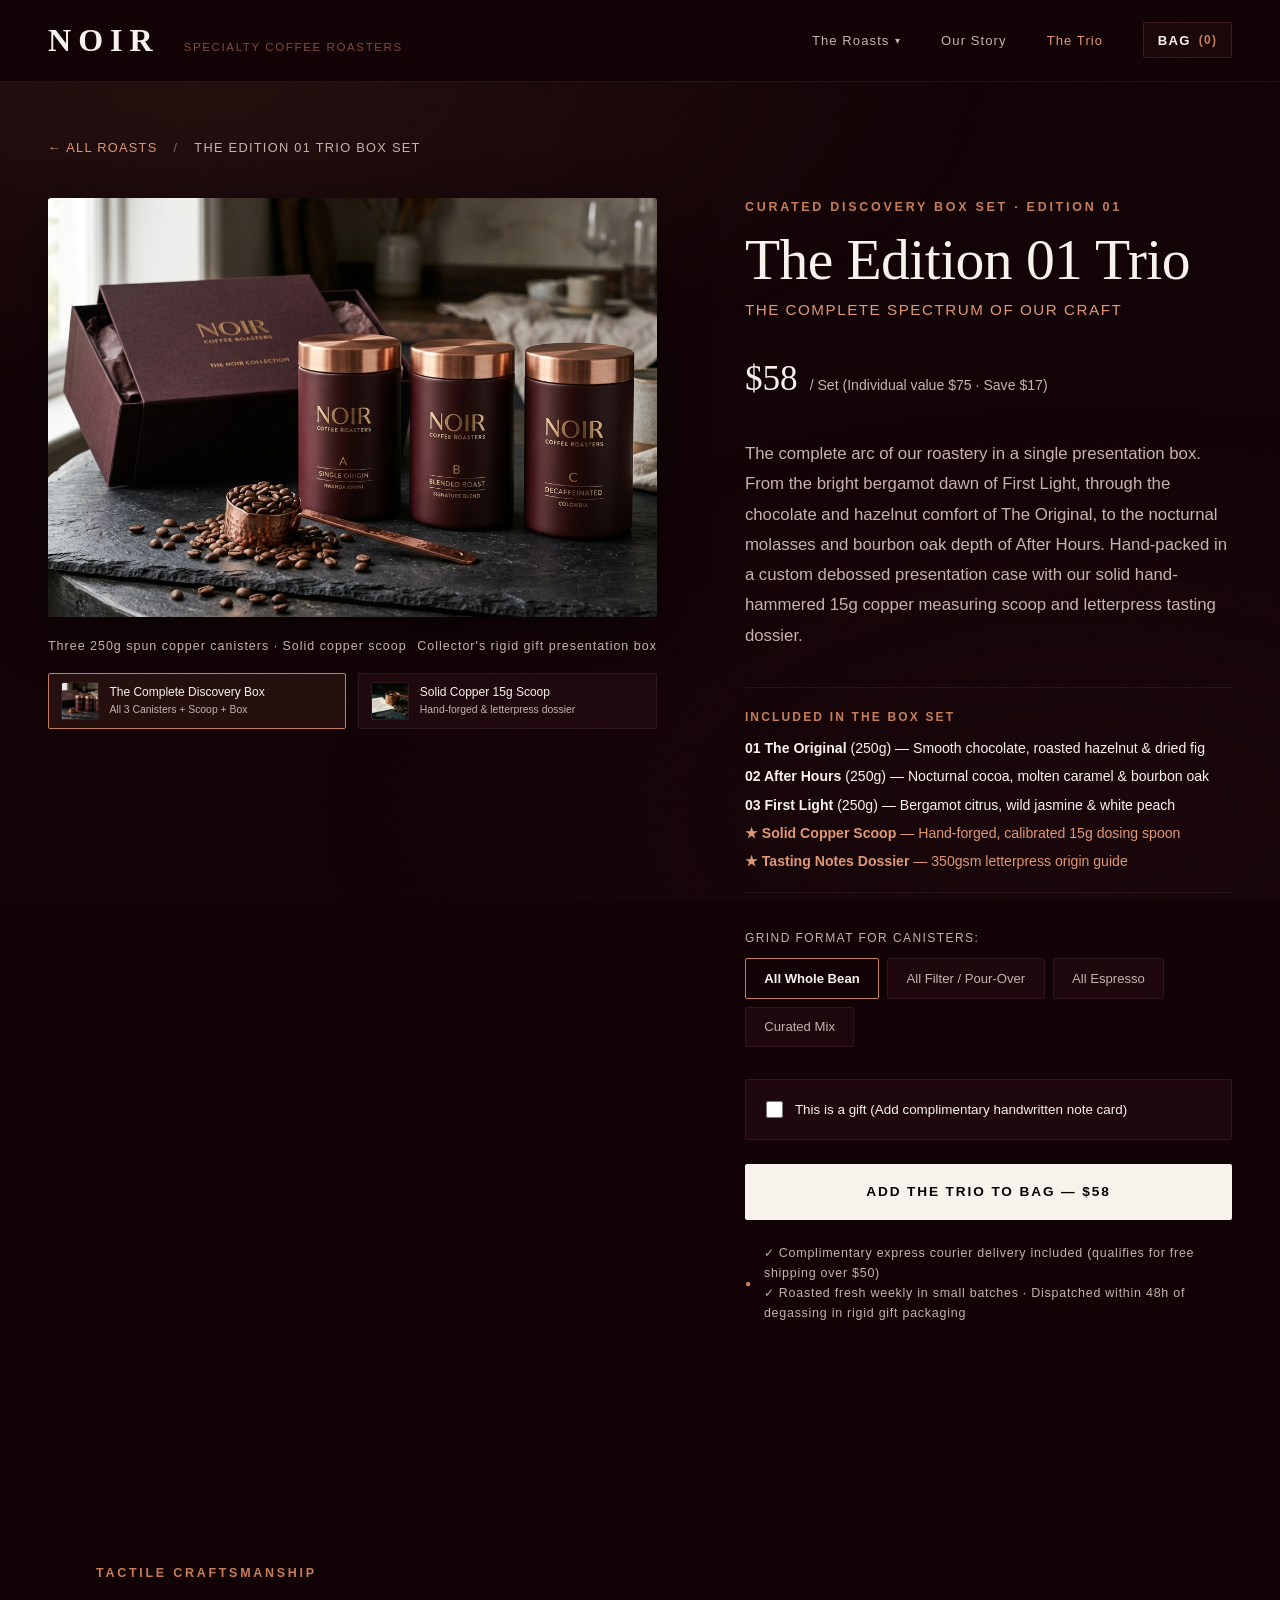
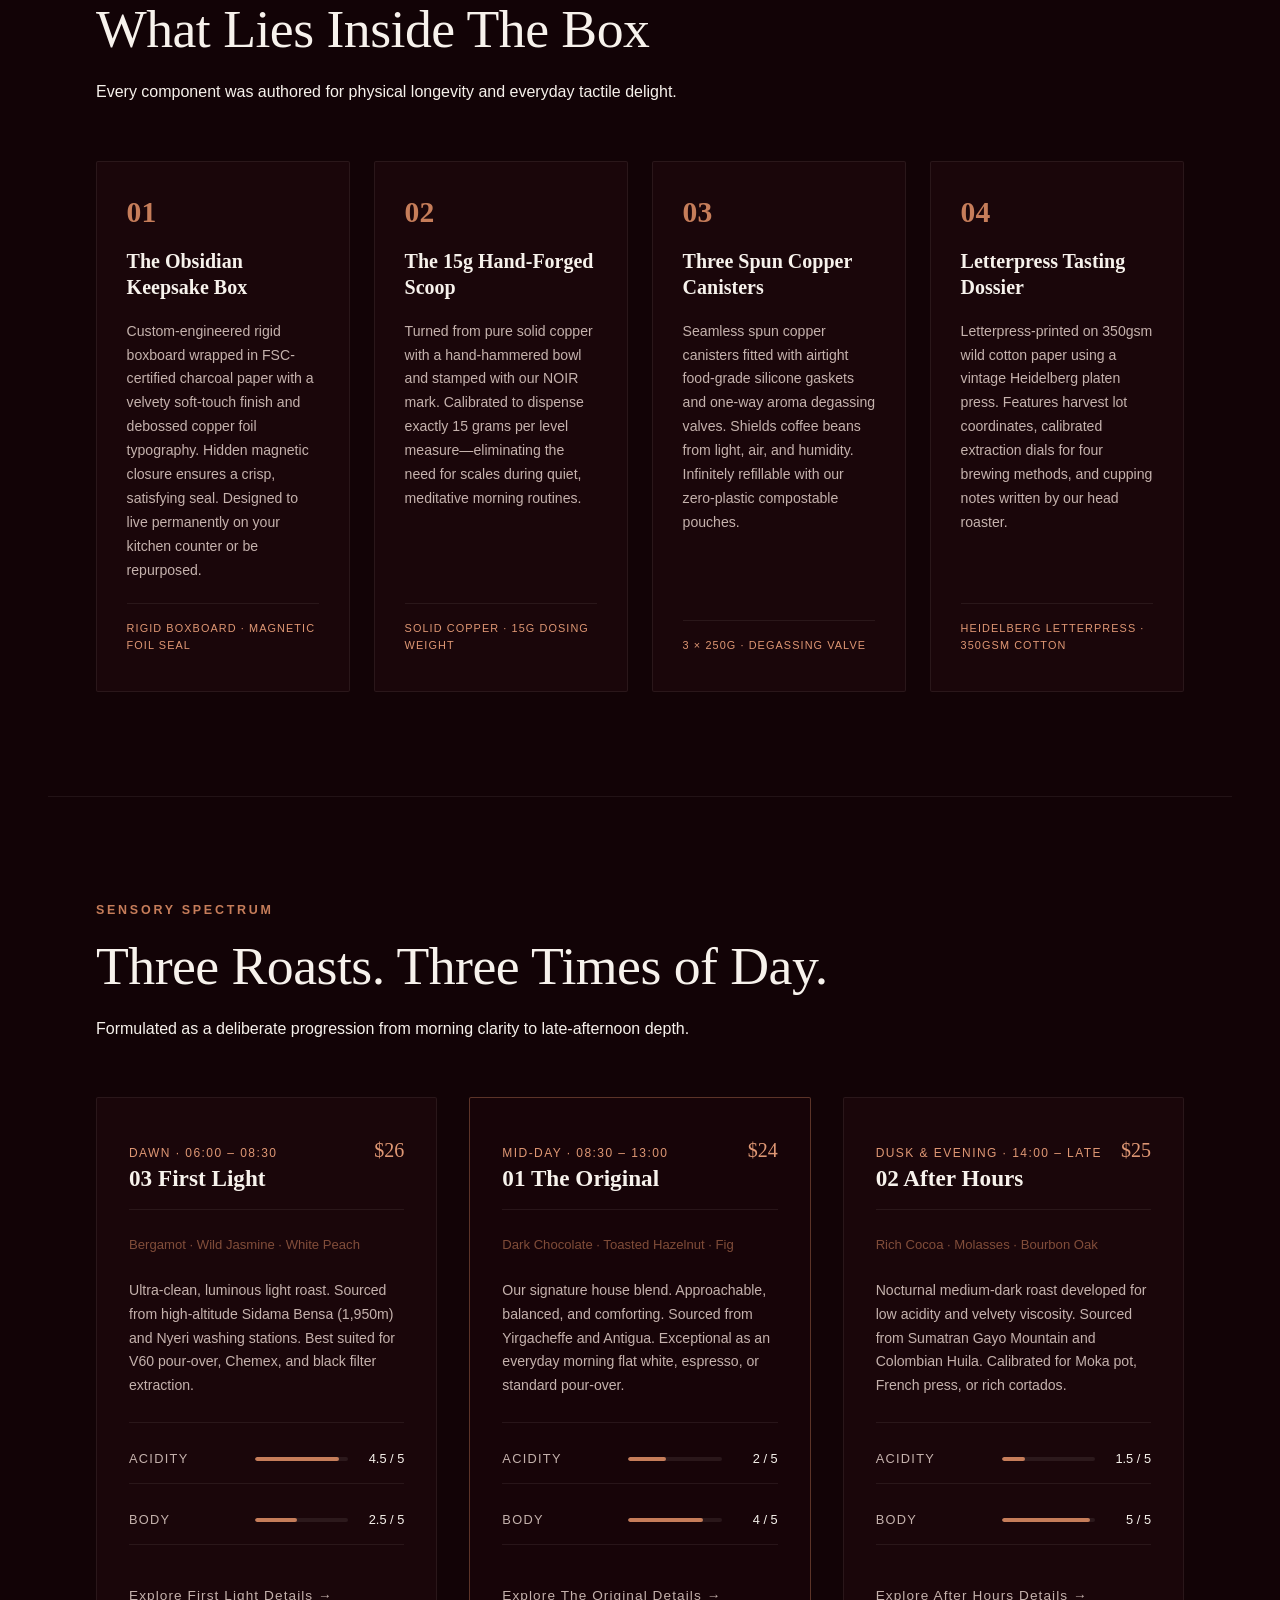
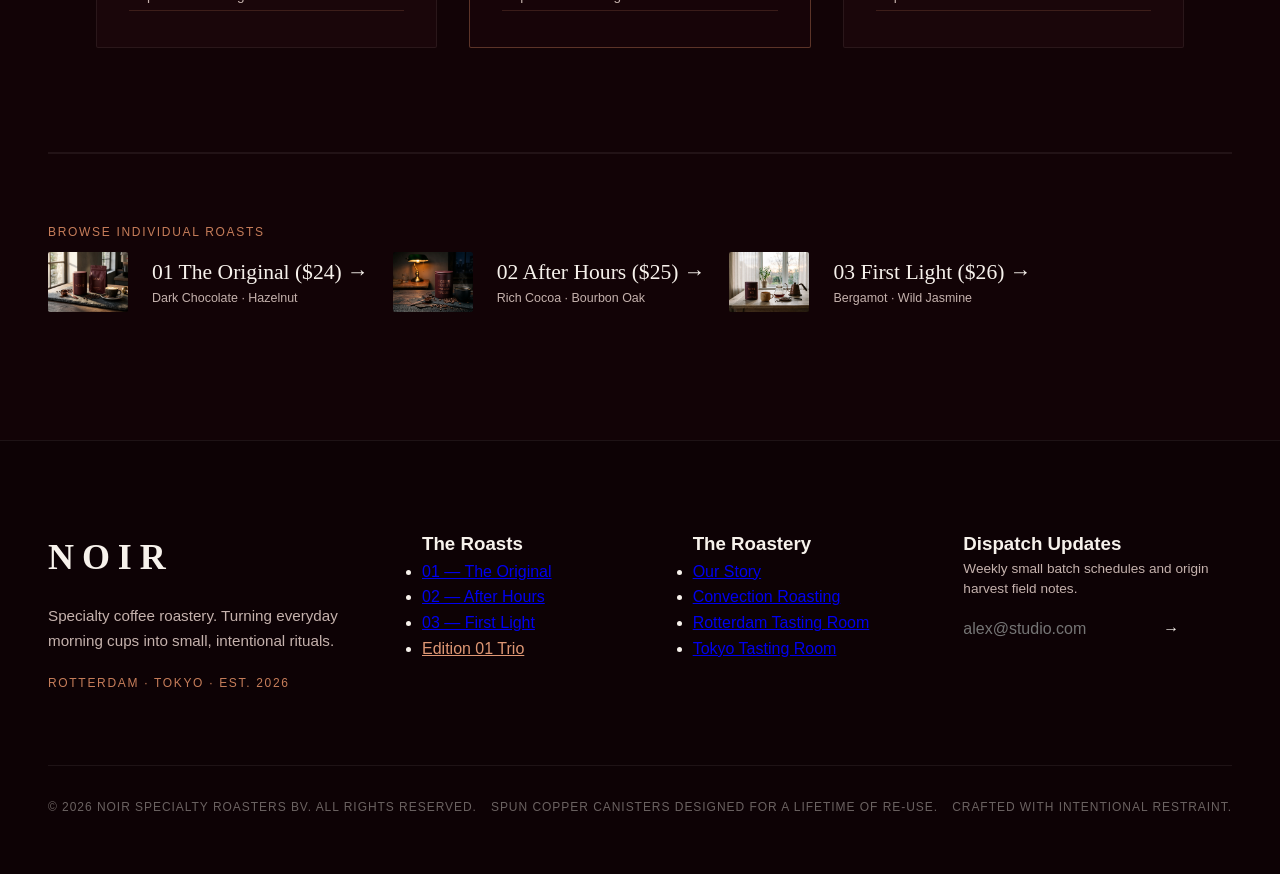
<file: trio.html>
<!DOCTYPE html>
<html lang="en">
<head>
  <meta charset="UTF-8">
  <meta name="viewport" content="width=device-width, initial-scale=1.0">
  <title>The Edition 01 Trio — Discovery Box Set | NOIR Specialty Roasters</title>
  <meta name="description" content="Experience the complete spectrum of NOIR craft. Three 250g spun copper canisters (The Original, After Hours, First Light) plus our hand-forged 15g solid copper measuring scoop in an obsidian presentation gift box.">
  
  <link rel="stylesheet" href="css/noir.css">
</head>
<body>

  <!-- Atmospheric Substrate -->
  <div class="atmosphere-glow" aria-hidden="true"></div>
  <svg class="grain-overlay" aria-hidden="true" xmlns="http://www.w3.org/2000/svg">
    <filter id="noir-noise">
      <feTurbulence type="fractalNoise" baseFrequency="0.8" numOctaves="3" stitchTiles="stitch" />
      <feColorMatrix type="matrix" values="1 0 0 0 0  0 1 0 0 0  0 0 1 0 0  0 0 0 1 0" />
    </filter>
    <rect width="100%" height="100%" filter="url(#noir-noise)" />
  </svg>

  <!-- Masthead -->
  <header class="masthead">
    <div class="masthead-inner">
      <div class="masthead-brand">
        <a href="index.html" class="brand-logo" aria-label="NOIR Specialty Coffee">NOIR</a>
        <span class="brand-tagline-sub">Specialty Coffee Roasters</span>
      </div>

      <nav class="masthead-nav" aria-label="Main Navigation">
        <div class="nav-dropdown-wrap">
          <a href="index.html#roasts" class="nav-item">
            <span>The Roasts</span>
            <span class="nav-dropdown-arrow">▾</span>
          </a>
          <div class="nav-dropdown-menu">
            <div class="nav-dropdown-inner">
              <a href="original.html" class="nav-dropdown-item">
                <span class="dropdown-item-num">01</span>
                <div class="dropdown-item-content">
                  <span class="dropdown-item-name">The Original</span>
                  <span class="dropdown-item-desc">Signature House Blend · Dark Chocolate</span>
                </div>
              </a>
              <a href="after-hours.html" class="nav-dropdown-item">
                <span class="dropdown-item-num">02</span>
                <div class="dropdown-item-content">
                  <span class="dropdown-item-name">After Hours</span>
                  <span class="dropdown-item-desc">Nocturnal Roast · Rich Cocoa & Caramel</span>
                </div>
              </a>
              <a href="first-light.html" class="nav-dropdown-item">
                <span class="dropdown-item-num">03</span>
                <div class="dropdown-item-content">
                  <span class="dropdown-item-name">First Light</span>
                  <span class="dropdown-item-desc">Luminous Light Roast · Bergamot & Jasmine</span>
                </div>
              </a>
              <div class="nav-dropdown-divider"></div>
              <a href="trio.html" class="nav-dropdown-item" style="background: rgba(198, 125, 90, 0.08);">
                <span class="dropdown-item-num" style="color: var(--noir-copper-light);">★</span>
                <div class="dropdown-item-content">
                  <span class="dropdown-item-name">The Edition 01 Trio</span>
                  <span class="dropdown-item-desc">All 3 Roasts + Solid Copper Scoop ($58)</span>
                </div>
              </a>
            </div>
          </div>
        </div>

        <a href="story.html" class="nav-item">Our Story</a>
        <a href="trio.html" class="nav-item" style="color: var(--noir-copper-light);">The Trio</a>
        <button class="masthead-bag-btn" id="bagBtn" aria-label="Open bag">
          <span>Bag</span>
          <span class="bag-count">(0)</span>
        </button>
        <button class="mobile-nav-toggle-btn" id="mobileNavToggleBtn" aria-label="Toggle navigation menu" type="button">
          <div class="mobile-nav-icon-bars" aria-hidden="true">
            <span></span>
            <span></span>
            <span></span>
          </div>
          <span>Menu</span>
        </button>
      </nav>
    </div>
  </header>

  <!-- Mobile Navigation Drawer -->
  <div class="mobile-nav-drawer" id="mobileNavDrawer" aria-hidden="true">
    <div class="mobile-nav-drawer-inner">
      <div class="mobile-nav-drawer-header">
        <span class="mobile-nav-drawer-title">NOIR Directory</span>
        <button class="mobile-nav-drawer-close" id="mobileNavCloseBtn" aria-label="Close menu">✕</button>
      </div>
      <div class="mobile-nav-drawer-content">
        <span class="mobile-nav-category">Signature Roasts</span>
        <a href="original.html" class="mobile-nav-link">
          <span class="mobile-nav-num">01</span>
          <div>
            <strong>The Original</strong>
            <small>House Blend · Dark Chocolate ($24)</small>
          </div>
        </a>
        <a href="after-hours.html" class="mobile-nav-link">
          <span class="mobile-nav-num">02</span>
          <div>
            <strong>After Hours</strong>
            <small>Nocturnal Roast · Rich Cocoa ($25)</small>
          </div>
        </a>
        <a href="first-light.html" class="mobile-nav-link">
          <span class="mobile-nav-num">03</span>
          <div>
            <strong>First Light</strong>
            <small>Light Roast · Bergamot & Jasmine ($26)</small>
          </div>
        </a>

        <div class="mobile-nav-divider"></div>

        <span class="mobile-nav-category">Curated Box Set</span>
        <a href="trio.html" class="mobile-nav-link highlight">
          <span class="mobile-nav-num" style="color: var(--noir-copper-light);">★</span>
          <div>
            <strong>The Edition 01 Trio</strong>
            <small>All 3 Roasts + Solid Copper Scoop ($58)</small>
          </div>
        </a>

        <div class="mobile-nav-divider"></div>

        <span class="mobile-nav-category">About NOIR</span>
        <a href="story.html" class="mobile-nav-link">
          <div>
            <strong>Our Story & Roasting Craft</strong>
            <small>Loring S35 convection & sustainable canisters</small>
          </div>
        </a>
        <a href="index.html#story" class="mobile-nav-link">
          <div>
            <strong>Tasting Rooms</strong>
            <small>Rotterdam (Westerkade) & Tokyo (Aoyama)</small>
          </div>
        </a>
      </div>
    </div>
  </div>

  <main class="pdp-main-section">
    <!-- Breadcrumb -->
    <nav class="pdp-breadcrumb" aria-label="Breadcrumb">
      <a href="index.html#roasts" class="pdp-back-link">← All Roasts</a>
      <span class="pdp-breadcrumb-sep">/</span>
      <span class="pdp-breadcrumb-current">The Edition 01 Trio Box Set</span>
    </nav>

    <!-- Main Product Hero Spread -->
    <div class="pdp-hero-grid">
      <div class="pdp-gallery-column">
        <div class="pdp-gallery-frame">
          <img 
            id="pdpMainImg" 
            src="assets/noir-trio-collection.jpg" 
            alt="The Edition 01 Trio collection: three spun copper canisters, solid copper scoop, and presentation box"
          >
        </div>
        <div class="pdp-gallery-caption">
          <span id="galleryCaptionMain">Three 250g spun copper canisters · Solid copper scoop</span>
          <span id="galleryCaptionSub">Collector's rigid gift presentation box</span>
        </div>

        <!-- Gallery Thumbnail Switcher -->
        <div class="pdp-thumbs-row">
          <button class="pdp-thumb-chip active" id="thumbBtn1" type="button">
            <img src="assets/noir-trio-collection.jpg" alt="The complete trio set" class="pdp-thumb-mini">
            <div class="pdp-thumb-text">
              <span class="pdp-thumb-title">The Complete Discovery Box</span>
              <span class="pdp-thumb-sub">All 3 Canisters + Scoop + Box</span>
            </div>
          </button>
          <button class="pdp-thumb-chip" id="thumbBtn2" type="button">
            <img src="assets/noir-copper-scoop-detail.jpg" alt="Hand-hammered copper scoop detail" class="pdp-thumb-mini">
            <div class="pdp-thumb-text">
              <span class="pdp-thumb-title">Solid Copper 15g Scoop</span>
              <span class="pdp-thumb-sub">Hand-forged & letterpress dossier</span>
            </div>
          </button>
        </div>
      </div>

      <div class="pdp-details-column">
        <span class="pdp-badge">Curated Discovery Box Set · Edition 01</span>
        <h1 class="pdp-title">The Edition 01 Trio</h1>
        <p class="pdp-subtitle">The Complete Spectrum of Our Craft</p>

        <div class="pdp-price-hero">
          <span class="pdp-price-val" id="pdpPriceDisplay">$58</span>
          <span class="pdp-price-unit">/ Set (Individual value $75 · Save $17)</span>
        </div>

        <p class="pdp-narrative">
          The complete arc of our roastery in a single presentation box. From the bright bergamot dawn of First Light, through the chocolate and hazelnut comfort of The Original, to the nocturnal molasses and bourbon oak depth of After Hours. Hand-packed in a custom debossed presentation case with our solid hand-hammered 15g copper measuring scoop and letterpress tasting dossier.
        </p>

        <!-- What's in the Box List -->
        <div class="pdp-tasting-notes-strip" style="flex-direction: column; align-items: flex-start; gap: 0.65rem;">
          <span class="pdp-tasting-label">Included in the Box Set</span>
          <div style="display: flex; flex-direction: column; gap: 0.35rem; font-size: 0.88rem; color: var(--noir-ivory);">
            <div><strong>01 The Original</strong> (250g) — Smooth chocolate, roasted hazelnut & dried fig</div>
            <div><strong>02 After Hours</strong> (250g) — Nocturnal cocoa, molten caramel & bourbon oak</div>
            <div><strong>03 First Light</strong> (250g) — Bergamot citrus, wild jasmine & white peach</div>
            <div style="color: var(--noir-copper-light);"><strong>★ Solid Copper Scoop</strong> — Hand-forged, calibrated 15g dosing spoon</div>
            <div style="color: var(--noir-copper-light);"><strong>★ Tasting Notes Dossier</strong> — 350gsm letterpress origin guide</div>
          </div>
        </div>

        <div class="pdp-purchase-stack">
          <!-- Grind Format Selector -->
          <div class="pdp-selector-group">
            <span class="pdp-selector-label">Grind Format for Canisters:</span>
            <div class="pdp-toggle-row" id="pdpGrindRow">
              <button class="pdp-toggle-chip active" type="button" data-grind="All Whole Bean">All Whole Bean</button>
              <button class="pdp-toggle-chip" type="button" data-grind="All Filter / Pour-Over">All Filter / Pour-Over</button>
              <button class="pdp-toggle-chip" type="button" data-grind="All Espresso">All Espresso</button>
              <button class="pdp-toggle-chip" type="button" data-grind="Curated Mix (01/02 Whole, 03 Filter)">Curated Mix</button>
            </div>
          </div>

          <!-- Gift Note Option Module -->
          <div class="gift-note-toggle-wrap">
            <label class="gift-checkbox-label">
              <input type="checkbox" id="giftCheckbox">
              <span>This is a gift (Add complimentary handwritten note card)</span>
            </label>
            <div class="gift-note-panel" id="giftNotePanel">
              <input 
                type="text" 
                class="gift-note-input" 
                id="giftRecipient" 
                placeholder="Recipient's Name (e.g. Elena Rostova)"
              >
              <textarea 
                class="gift-note-textarea" 
                id="giftMessage" 
                placeholder="Your personal message to be handwritten on our heavy letterpress cardstock (max 240 chars)..."
                maxlength="240"
              ></textarea>
            </div>
          </div>

          <button class="btn-pdp-add" id="pdpAddTrioBtn" type="button">
            Add the Trio to Bag — $58
          </button>

          <div class="pdp-dispatch-guarantee">
            ✓ Complimentary express courier delivery included (qualifies for free shipping over $50)<br>
            ✓ Roasted fresh weekly in small batches · Dispatched within 48h of degassing in rigid gift packaging
          </div>
        </div>
      </div>
    </div>

    <!-- The Tactile Unboxing Experience -->
    <section class="unboxing-section">
      <div class="unboxing-header">
        <span class="section-label">Tactile Craftsmanship</span>
        <h2 class="section-title-large">What Lies Inside The Box</h2>
        <p class="section-subtitle">
          Every component was authored for physical longevity and everyday tactile delight.
        </p>
      </div>

      <div class="unboxing-grid">
        <div class="unboxing-card">
          <span class="unboxing-step-num">01</span>
          <h3 class="unboxing-card-title">The Obsidian Keepsake Box</h3>
          <p class="unboxing-card-body">
            Custom-engineered rigid boxboard wrapped in FSC-certified charcoal paper with a velvety soft-touch finish and debossed copper foil typography. Hidden magnetic closure ensures a crisp, satisfying seal. Designed to live permanently on your kitchen counter or be repurposed.
          </p>
          <span class="unboxing-card-badge">Rigid Boxboard · Magnetic Foil Seal</span>
        </div>

        <div class="unboxing-card">
          <span class="unboxing-step-num">02</span>
          <h3 class="unboxing-card-title">The 15g Hand-Forged Scoop</h3>
          <p class="unboxing-card-body">
            Turned from pure solid copper with a hand-hammered bowl and stamped with our NOIR mark. Calibrated to dispense exactly 15 grams per level measure—eliminating the need for scales during quiet, meditative morning routines.
          </p>
          <span class="unboxing-card-badge">Solid Copper · 15g Dosing Weight</span>
        </div>

        <div class="unboxing-card">
          <span class="unboxing-step-num">03</span>
          <h3 class="unboxing-card-title">Three Spun Copper Canisters</h3>
          <p class="unboxing-card-body">
            Seamless spun copper canisters fitted with airtight food-grade silicone gaskets and one-way aroma degassing valves. Shields coffee beans from light, air, and humidity. Infinitely refillable with our zero-plastic compostable pouches.
          </p>
          <span class="unboxing-card-badge">3 × 250g · Degassing Valve</span>
        </div>

        <div class="unboxing-card">
          <span class="unboxing-step-num">04</span>
          <h3 class="unboxing-card-title">Letterpress Tasting Dossier</h3>
          <p class="unboxing-card-body">
            Letterpress-printed on 350gsm wild cotton paper using a vintage Heidelberg platen press. Features harvest lot coordinates, calibrated extraction dials for four brewing methods, and cupping notes written by our head roaster.
          </p>
          <span class="unboxing-card-badge">Heidelberg Letterpress · 350gsm Cotton</span>
        </div>
      </div>
    </section>

    <!-- The Sensory Progression Matrix -->
    <section class="trio-matrix-section">
      <div class="unboxing-header">
        <span class="section-label">Sensory Spectrum</span>
        <h2 class="section-title-large">Three Roasts. Three Times of Day.</h2>
        <p class="section-subtitle">
          Formulated as a deliberate progression from morning clarity to late-afternoon depth.
        </p>
      </div>

      <div class="trio-matrix-grid">
        <!-- Card 03 First Light -->
        <div class="trio-matrix-card">
          <div class="trio-matrix-header">
            <div>
              <span class="trio-matrix-time">Dawn · 06:00 – 08:30</span>
              <h3 class="trio-matrix-name">03 First Light</h3>
            </div>
            <span style="font-family: var(--font-serif); font-size: 1.25rem; color: var(--noir-copper-light);">$26</span>
          </div>
          <span class="trio-matrix-notes">Bergamot · Wild Jasmine · White Peach</span>
          <p class="trio-matrix-desc">
            Ultra-clean, luminous light roast. Sourced from high-altitude Sidama Bensa (1,950m) and Nyeri washing stations. Best suited for V60 pour-over, Chemex, and black filter extraction.
          </p>
          <div class="trio-matrix-meters">
            <div class="sensory-meter-row">
              <span class="sensory-meter-label">Acidity</span>
              <div class="sensory-meter-track"><div class="sensory-meter-fill" style="width: 90%;"></div></div>
              <span class="sensory-meter-score">4.5 / 5</span>
            </div>
            <div class="sensory-meter-row">
              <span class="sensory-meter-label">Body</span>
              <div class="sensory-meter-track"><div class="sensory-meter-fill" style="width: 45%;"></div></div>
              <span class="sensory-meter-score">2.5 / 5</span>
            </div>
          </div>
          <a href="first-light.html" class="btn-ghost-link" style="margin-top: auto; padding-top: 1rem;">
            Explore First Light Details →
          </a>
        </div>

        <!-- Card 01 The Original -->
        <div class="trio-matrix-card" style="border-color: rgba(198, 125, 90, 0.4); background: rgba(26, 6, 10, 0.75);">
          <div class="trio-matrix-header">
            <div>
              <span class="trio-matrix-time">Mid-Day · 08:30 – 13:00</span>
              <h3 class="trio-matrix-name">01 The Original</h3>
            </div>
            <span style="font-family: var(--font-serif); font-size: 1.25rem; color: var(--noir-copper-light);">$24</span>
          </div>
          <span class="trio-matrix-notes">Dark Chocolate · Toasted Hazelnut · Fig</span>
          <p class="trio-matrix-desc">
            Our signature house blend. Approachable, balanced, and comforting. Sourced from Yirgacheffe and Antigua. Exceptional as an everyday morning flat white, espresso, or standard pour-over.
          </p>
          <div class="trio-matrix-meters">
            <div class="sensory-meter-row">
              <span class="sensory-meter-label">Acidity</span>
              <div class="sensory-meter-track"><div class="sensory-meter-fill" style="width: 40%;"></div></div>
              <span class="sensory-meter-score">2 / 5</span>
            </div>
            <div class="sensory-meter-row">
              <span class="sensory-meter-label">Body</span>
              <div class="sensory-meter-track"><div class="sensory-meter-fill" style="width: 80%;"></div></div>
              <span class="sensory-meter-score">4 / 5</span>
            </div>
          </div>
          <a href="original.html" class="btn-ghost-link" style="margin-top: auto; padding-top: 1rem;">
            Explore The Original Details →
          </a>
        </div>

        <!-- Card 02 After Hours -->
        <div class="trio-matrix-card">
          <div class="trio-matrix-header">
            <div>
              <span class="trio-matrix-time">Dusk & Evening · 14:00 – Late</span>
              <h3 class="trio-matrix-name">02 After Hours</h3>
            </div>
            <span style="font-family: var(--font-serif); font-size: 1.25rem; color: var(--noir-copper-light);">$25</span>
          </div>
          <span class="trio-matrix-notes">Rich Cocoa · Molasses · Bourbon Oak</span>
          <p class="trio-matrix-desc">
            Nocturnal medium-dark roast developed for low acidity and velvety viscosity. Sourced from Sumatran Gayo Mountain and Colombian Huila. Calibrated for Moka pot, French press, or rich cortados.
          </p>
          <div class="trio-matrix-meters">
            <div class="sensory-meter-row">
              <span class="sensory-meter-label">Acidity</span>
              <div class="sensory-meter-track"><div class="sensory-meter-fill" style="width: 25%;"></div></div>
              <span class="sensory-meter-score">1.5 / 5</span>
            </div>
            <div class="sensory-meter-row">
              <span class="sensory-meter-label">Body</span>
              <div class="sensory-meter-track"><div class="sensory-meter-fill" style="width: 95%;"></div></div>
              <span class="sensory-meter-score">5 / 5</span>
            </div>
          </div>
          <a href="after-hours.html" class="btn-ghost-link" style="margin-top: auto; padding-top: 1rem;">
            Explore After Hours Details →
          </a>
        </div>
      </div>
    </section>

    <!-- Cross Navigation to Individual Roasts -->
    <div class="pdp-cross-link-bar">
      <div>
        <span class="cross-link-label">Browse Individual Roasts</span>
        <div style="display: flex; gap: 1.5rem; margin-top: 0.5rem; flex-wrap: wrap;">
          <a href="original.html" class="cross-link-card">
            <img src="assets/noir-01-the-original-wide.jpg" alt="01 The Original" class="cross-link-thumb">
            <div>
              <span class="cross-link-title">01 The Original ($24) →</span>
              <span style="display: block; font-size: 0.78rem; color: var(--noir-ivory-dim);">Dark Chocolate · Hazelnut</span>
            </div>
          </a>
          <a href="after-hours.html" class="cross-link-card">
            <img src="assets/noir-02-after-hours-wide.jpg" alt="02 After Hours" class="cross-link-thumb">
            <div>
              <span class="cross-link-title">02 After Hours ($25) →</span>
              <span style="display: block; font-size: 0.78rem; color: var(--noir-ivory-dim);">Rich Cocoa · Bourbon Oak</span>
            </div>
          </a>
          <a href="first-light.html" class="cross-link-card">
            <img src="assets/noir-03-first-light-wide.jpg" alt="03 First Light" class="cross-link-thumb">
            <div>
              <span class="cross-link-title">03 First Light ($26) →</span>
              <span style="display: block; font-size: 0.78rem; color: var(--noir-ivory-dim);">Bergamot · Wild Jasmine</span>
            </div>
          </a>
        </div>
      </div>
    </div>
  </main>

  <!-- Minimal Colophon Footer -->
  <footer class="site-footer">
    <div class="footer-inner-grid">
      <div class="footer-brand">
        <h2>NOIR</h2>
        <p>Specialty coffee roastery. Turning everyday morning cups into small, intentional rituals.</p>
        <span class="footer-brand-locations">Rotterdam · Tokyo · Est. 2026</span>
      </div>

      <div class="footer-nav-col">
        <h3>The Roasts</h3>
        <ul>
          <li><a href="original.html">01 — The Original</a></li>
          <li><a href="after-hours.html">02 — After Hours</a></li>
          <li><a href="first-light.html">03 — First Light</a></li>
          <li><a href="trio.html" style="color: var(--noir-copper-light);">Edition 01 Trio</a></li>
        </ul>
      </div>

      <div class="footer-nav-col">
        <h3>The Roastery</h3>
        <ul>
          <li><a href="story.html">Our Story</a></li>
          <li><a href="story.html#science">Convection Roasting</a></li>
          <li><a href="story.html#tasting-rooms">Rotterdam Tasting Room</a></li>
          <li><a href="story.html#tasting-rooms">Tokyo Tasting Room</a></li>
        </ul>
      </div>

      <div class="footer-nav-col">
        <h3>Dispatch Updates</h3>
        <p style="font-size: 0.85rem; color: var(--noir-ivory-dim); margin-bottom: 1rem; line-height: 1.5;">
          Weekly small batch schedules and origin harvest field notes.
        </p>
        <form class="footer-newsletter-form" onsubmit="event.preventDefault(); this.querySelector('button').textContent = 'Subscribed ✓';">
          <input type="email" placeholder="alex@studio.com" required aria-label="Email address for dispatch updates">
          <button type="submit">→</button>
        </form>
      </div>
    </div>

    <div class="footer-legal-bar">
      <span>© 2026 NOIR Specialty Roasters BV. All rights reserved.</span>
      <span>Spun copper canisters designed for a lifetime of re-use.</span>
      <span>Crafted with intentional restraint.</span>
    </div>
  </footer>

  <!-- Ritual Bag Drawer Modal -->
  <div class="drawer-backdrop" id="drawerBackdrop" aria-hidden="true">
    <div class="drawer-panel" role="dialog" aria-modal="true" aria-labelledby="drawerTitle">
      <div class="drawer-header">
        <h3 class="drawer-title" id="drawerTitle">Your Bag</h3>
        <button class="drawer-close-btn" id="drawerCloseBtn" aria-label="Close bag">✕</button>
      </div>

      <div class="shipping-meter" id="shippingMeter">
        <div class="shipping-meter-text" id="shippingMeterText">
          Add $26.00 for complimentary courier delivery
        </div>
        <div class="shipping-meter-bar">
          <div class="shipping-meter-fill" id="shippingMeterFill" style="width: 0%;"></div>
        </div>
      </div>

      <div class="drawer-items" id="drawerItems">
        <!-- Rendered dynamically by noir.js -->
      </div>

      <div class="drawer-footer">
        <div class="drawer-subtotal-line">
          <span class="subtotal-label">Subtotal</span>
          <span class="subtotal-val" id="drawerSubtotal">$0.00</span>
        </div>
        <p class="drawer-tax-note">Taxes & shipping calculated at courier checkout.</p>
        <button class="btn-checkout" id="drawerCheckoutBtn">Proceed to Checkout</button>
      </div>
    </div>
  </div>

  <script src="js/noir.js"></script>
  <script>
    document.addEventListener('DOMContentLoaded', () => {
      initTrioPage();
    });

    function initTrioPage() {
      const mainImg = document.getElementById('pdpMainImg');
      const thumbBtn1 = document.getElementById('thumbBtn1');
      const thumbBtn2 = document.getElementById('thumbBtn2');
      const captionMain = document.getElementById('galleryCaptionMain');
      const captionSub = document.getElementById('galleryCaptionSub');

      const grindButtons = document.querySelectorAll('#pdpGrindRow .pdp-toggle-chip');
      const giftCheckbox = document.getElementById('giftCheckbox');
      const giftNotePanel = document.getElementById('giftNotePanel');
      const giftRecipient = document.getElementById('giftRecipient');
      const giftMessage = document.getElementById('giftMessage');
      const addBtn = document.getElementById('pdpAddTrioBtn');

      let currentGrind = 'All Whole Bean';

      // 1. Gallery image switcher
      if (thumbBtn1 && thumbBtn2 && mainImg) {
        thumbBtn1.addEventListener('click', () => {
          thumbBtn1.classList.add('active');
          thumbBtn2.classList.remove('active');
          mainImg.src = 'assets/noir-trio-collection.jpg';
          mainImg.alt = 'The Edition 01 Trio collection: three spun copper canisters, solid copper scoop, and presentation box';
          if (captionMain) captionMain.textContent = 'Three 250g spun copper canisters · Solid copper scoop';
          if (captionSub) captionSub.textContent = "Collector's rigid gift presentation box";
        });

        thumbBtn2.addEventListener('click', () => {
          thumbBtn2.classList.add('active');
          thumbBtn1.classList.remove('active');
          mainImg.src = 'assets/noir-copper-scoop-detail.jpg';
          mainImg.alt = 'Hand-forged solid copper measuring scoop engraved with NOIR 15g and letterpress tasting dossier';
          if (captionMain) captionMain.textContent = 'Solid copper scoop (calibrated 15g) · Hand-hammered finish';
          if (captionSub) captionSub.textContent = 'Letterpress tasting dossier on 350gsm wild cotton cardstock';
        });
      }

      // 2. Grind format selector
      grindButtons.forEach(btn => {
        btn.addEventListener('click', () => {
          grindButtons.forEach(b => b.classList.remove('active'));
          btn.classList.add('active');
          currentGrind = btn.getAttribute('data-grind');
        });
      });

      // 3. Gift Note checkbox toggle
      if (giftCheckbox && giftNotePanel) {
        giftCheckbox.addEventListener('change', () => {
          if (giftCheckbox.checked) {
            giftNotePanel.classList.add('open');
            giftRecipient.focus();
          } else {
            giftNotePanel.classList.remove('open');
          }
        });
      }

      // 4. Add to Bag trigger
      if (addBtn) {
        addBtn.addEventListener('click', () => {
          const isGift = giftCheckbox && giftCheckbox.checked;
          const recipientVal = giftRecipient ? giftRecipient.value.trim() : '';
          const msgVal = giftMessage ? giftMessage.value.trim() : '';

          let giftDetail = '';
          if (isGift && (recipientVal || msgVal)) {
            giftDetail = ` · Gift for ${recipientVal || 'Recipient'} (${msgVal ? 'Custom note enclosed' : 'Handwritten card'})`;
          } else if (isGift) {
            giftDetail = ' · Complimentary Gift Card Enclosed';
          }

          addToBag({
            id: `edition-01-trio-${currentGrind.toLowerCase().replace(/[\s\/\(\)]+/g, '-')}${isGift ? '-gift' : ''}`,
            name: 'The Edition 01 Trio Collection',
            desc: `3 × 250g Spun Copper Canisters + Solid Copper Scoop · ${currentGrind}${giftDetail}`,
            price: 58,
            image: 'assets/noir-trio-collection.jpg'
          });
          openDrawer();
        });
      }
    }
  </script>
</body>
</html>
</file>
<file: css/noir.css>
@import url('https://api.fontshare.com/v2/css?f[]=sentient@400,500,700,400i,700i&f[]=switzer@400,500,600&display=swap');

:root {
  --noir-bg: #120306;
  --noir-bg-elevated: #1a060a;
  --noir-surface: #1e080d;
  --noir-surface-hover: #260c12;
  
  --noir-border: rgba(198, 125, 90, 0.2);
  --noir-border-subtle: rgba(247, 242, 236, 0.07);
  
  --noir-copper: #c67d5a;
  --noir-copper-light: #df9774;
  --noir-copper-muted: rgba(198, 125, 90, 0.6);
  
  --noir-ivory: #f7f2ec;
  --noir-ivory-dim: #c5b2ad;
  --noir-ivory-faint: rgba(247, 242, 236, 0.4);
  --noir-black: #080203;

  --font-serif: 'Sentient', Georgia, serif;
  --font-sans: 'Switzer', -apple-system, BlinkMacSystemFont, 'Segoe UI', Roboto, sans-serif;

  --transition-fast: 160ms cubic-bezier(0.16, 1, 0.3, 1);
  --transition-smooth: 280ms cubic-bezier(0.16, 1, 0.3, 1);
}

*, *::before, *::after {
  box-sizing: border-box;
  margin: 0;
  padding: 0;
}

/* Absolute Button & Input Resets */
button {
  all: unset;
  box-sizing: border-box;
  font: inherit;
  color: inherit;
  cursor: pointer;
  display: inline-block;
  text-align: inherit;
  text-decoration: none;
  -webkit-appearance: none;
  appearance: none;
}

input {
  box-sizing: border-box;
  font: inherit;
  color: inherit;
  background: transparent;
  border: none;
}

html {
  font-size: 16px;
  background-color: var(--noir-bg);
  color: var(--noir-ivory);
  font-family: var(--font-sans);
  text-rendering: optimizeLegibility;
  -webkit-font-smoothing: antialiased;
  -moz-osx-font-smoothing: grayscale;
  scroll-behavior: smooth;
}

body {
  min-height: 100vh;
  background-color: var(--noir-bg);
  color: var(--noir-ivory);
  line-height: 1.6;
  overflow-x: hidden;
  position: relative;
}

/* Subtle atmosphere: tactile micrograin & gentle warm glow */
.grain-overlay {
  position: fixed;
  inset: 0;
  width: 100%;
  height: 100%;
  pointer-events: none;
  z-index: 999;
  opacity: 0.035;
  mix-blend-mode: overlay;
}

.atmosphere-glow {
  position: fixed;
  top: 0;
  left: 0;
  width: 100vw;
  height: 100vh;
  pointer-events: none;
  z-index: 0;
  background:
    radial-gradient(90% 50% at 15% 10%, rgba(198, 125, 90, 0.1) 0%, rgba(18, 3, 6, 0) 70%),
    radial-gradient(80% 60% at 85% 90%, rgba(38, 12, 18, 0.35) 0%, rgba(18, 3, 6, 0) 75%);
}

:focus-visible {
  outline: 2px solid var(--noir-copper);
  outline-offset: 3px;
}

/* ----------------------------------------------------
   MASTHEAD
---------------------------------------------------- */
.masthead {
  position: sticky;
  top: 0;
  z-index: 100;
  width: 100%;
  background: rgba(18, 3, 6, 0.94);
  backdrop-filter: blur(20px);
  -webkit-backdrop-filter: blur(20px);
  border-bottom: 1px solid var(--noir-border-subtle);
}

.masthead-inner {
  max-width: 1380px;
  margin: 0 auto;
  padding: 1.4rem 3rem;
  display: flex;
  align-items: center;
  justify-content: space-between;
}

.masthead-brand {
  display: flex;
  align-items: baseline;
  gap: 1.5rem;
}

.brand-logo {
  font-family: var(--font-serif);
  font-size: 2rem;
  font-weight: 700;
  letter-spacing: 0.22em;
  color: var(--noir-ivory);
  text-decoration: none;
  text-transform: uppercase;
  line-height: 1;
  transition: color var(--transition-fast);
}

.brand-logo:hover {
  color: var(--noir-copper-light);
}

.brand-tagline-sub {
  font-size: 0.72rem;
  letter-spacing: 0.14em;
  text-transform: uppercase;
  color: var(--noir-copper-muted);
  font-weight: 500;
}

.masthead-nav {
  display: flex;
  align-items: center;
  gap: 2.5rem;
}

.nav-item {
  font-size: 0.82rem;
  font-weight: 500;
  letter-spacing: 0.08em;
  color: var(--noir-ivory-dim);
  text-decoration: none;
  transition: color var(--transition-fast);
  display: inline-flex;
  align-items: center;
  gap: 0.35rem;
}

.nav-item:hover {
  color: var(--noir-ivory);
}

/* Nav Dropdown for Dedicated Roast Pages */
.nav-dropdown-wrap {
  position: relative;
}

.nav-dropdown-arrow {
  font-size: 0.65rem;
  transition: transform var(--transition-fast);
}

.nav-dropdown-wrap:hover .nav-dropdown-arrow,
.nav-dropdown-wrap:focus-within .nav-dropdown-arrow {
  transform: rotate(180deg);
}

.nav-dropdown-menu {
  position: absolute;
  top: 100%;
  left: -1rem;
  padding-top: 0.75rem;
  min-width: 310px;
  opacity: 0;
  visibility: hidden;
  pointer-events: none;
  transition: opacity 180ms ease, visibility 180ms ease, transform 180ms ease;
  transform: translateY(6px);
  z-index: 150;
}

.nav-dropdown-wrap:hover .nav-dropdown-menu,
.nav-dropdown-wrap:focus-within .nav-dropdown-menu {
  opacity: 1;
  visibility: visible;
  pointer-events: auto;
  transform: translateY(0);
}

.nav-dropdown-inner {
  background: var(--noir-bg-elevated);
  border: 1px solid var(--noir-border);
  border-radius: 3px;
  padding: 0.85rem;
  box-shadow: 0 16px 40px rgba(0, 0, 0, 0.65);
  display: flex;
  flex-direction: column;
  gap: 0.35rem;
}

.nav-dropdown-item {
  display: grid;
  grid-template-columns: 28px 1fr;
  gap: 0.75rem;
  padding: 0.65rem 0.85rem;
  border-radius: 2px;
  text-decoration: none;
  transition: background var(--transition-fast);
}

.nav-dropdown-item:hover {
  background: var(--noir-surface);
}

.dropdown-item-num {
  font-size: 0.72rem;
  letter-spacing: 0.12em;
  color: var(--noir-copper);
  font-weight: 600;
  padding-top: 3px;
}

.dropdown-item-content {
  display: flex;
  flex-direction: column;
}

.dropdown-item-name {
  font-family: var(--font-serif);
  font-size: 1.05rem;
  color: var(--noir-ivory);
  font-weight: 400;
  margin-bottom: 0.15rem;
}

.dropdown-item-desc {
  font-size: 0.75rem;
  color: var(--noir-ivory-dim);
}

.nav-dropdown-divider {
  height: 1px;
  background: var(--noir-border-subtle);
  margin: 0.35rem 0;
}

.masthead-bag-btn {
  font-size: 0.82rem;
  font-weight: 600;
  letter-spacing: 0.1em;
  text-transform: uppercase;
  color: var(--noir-ivory);
  display: inline-flex;
  align-items: center;
  gap: 0.5rem;
  padding: 0.4rem 0.85rem;
  border: 1px solid var(--noir-border);
  border-radius: 2px;
  background: rgba(198, 125, 90, 0.05);
  transition: all var(--transition-fast);
}

.masthead-bag-btn:hover {
  border-color: var(--noir-copper);
  color: var(--noir-copper-light);
  background: rgba(198, 125, 90, 0.1);
}

.bag-count {
  color: var(--noir-copper);
  font-size: 0.75rem;
}

/* ----------------------------------------------------
   PAGE ARCHITECTURE & LAYOUT
---------------------------------------------------- */
main {
  position: relative;
  z-index: 10;
}

.site-section {
  max-width: 1380px;
  margin: 0 auto;
  padding: 6rem 3rem;
}

.section-divider {
  max-width: 1380px;
  margin: 0 auto;
  border: none;
  border-top: 1px solid var(--noir-border-subtle);
}

/* ----------------------------------------------------
   1. HERO SECTION
---------------------------------------------------- */
.hero-section {
  padding-top: 4.5rem;
  padding-bottom: 5.5rem;
}

.hero-grid {
  display: grid;
  grid-template-columns: 1fr 1.35fr;
  gap: 5.5rem;
  align-items: center;
}

.hero-content {
  display: flex;
  flex-direction: column;
}

.hero-eyebrow {
  font-size: 0.78rem;
  letter-spacing: 0.22em;
  text-transform: uppercase;
  color: var(--noir-copper);
  font-weight: 600;
  margin-bottom: 1.5rem;
}

.hero-headline {
  font-family: var(--font-serif);
  font-size: clamp(3.2rem, 5.2vw, 4.8rem);
  line-height: 1.06;
  font-weight: 400;
  color: var(--noir-ivory);
  letter-spacing: -0.02em;
  margin-bottom: 1.75rem;
}

.hero-headline em {
  font-style: italic;
  color: var(--noir-copper-light);
}

.hero-description {
  font-size: 1.15rem;
  line-height: 1.75;
  color: var(--noir-ivory-dim);
  margin-bottom: 2.75rem;
  max-width: 32rem;
}

.hero-actions {
  display: flex;
  align-items: center;
  gap: 2rem;
  flex-wrap: wrap;
}

.btn-primary {
  display: inline-flex;
  align-items: center;
  gap: 0.6rem;
  background: var(--noir-ivory);
  color: var(--noir-black);
  font-family: var(--font-sans);
  font-size: 0.82rem;
  font-weight: 600;
  letter-spacing: 0.12em;
  text-transform: uppercase;
  padding: 0.95rem 2rem;
  border-radius: 2px;
  cursor: pointer;
  text-decoration: none;
  white-space: nowrap;
  transition: all var(--transition-fast);
}

.btn-primary:hover {
  background: #fdfaf7;
  box-shadow: 0 4px 20px rgba(247, 242, 236, 0.15);
}

.btn-ghost-link {
  font-size: 0.85rem;
  font-weight: 500;
  letter-spacing: 0.08em;
  color: var(--noir-ivory-dim);
  text-decoration: none;
  display: inline-flex;
  align-items: center;
  gap: 0.4rem;
  border-bottom: 1px solid var(--noir-border);
  padding-bottom: 0.25rem;
  cursor: pointer;
  transition: all var(--transition-fast);
}

.btn-ghost-link:hover {
  color: var(--noir-copper-light);
  border-bottom-color: var(--noir-copper-light);
}

.hero-quick-roasts {
  display: flex;
  align-items: center;
  gap: 0.75rem;
  flex-wrap: wrap;
  margin-top: 2.25rem;
  padding-top: 1.5rem;
  border-top: 1px solid var(--noir-border-subtle);
}

.quick-roasts-label {
  font-size: 0.75rem;
  letter-spacing: 0.14em;
  text-transform: uppercase;
  color: var(--noir-copper);
  font-weight: 600;
}

.quick-roast-pill {
  font-size: 0.8rem;
  color: var(--noir-ivory);
  background: rgba(18, 3, 6, 0.6);
  border: 1px solid var(--noir-border-subtle);
  padding: 0.35rem 0.85rem;
  border-radius: 2px;
  text-decoration: none;
  transition: all var(--transition-fast);
  display: inline-flex;
  align-items: center;
  gap: 0.4rem;
}

.quick-roast-pill span {
  color: var(--noir-ivory-dim);
  font-size: 0.72rem;
}

.quick-roast-pill:hover {
  border-color: var(--noir-copper);
  color: var(--noir-copper-light);
  background: var(--noir-surface);
}

.hero-visual {
  position: relative;
}

.hero-image-frame {
  width: 100%;
  aspect-ratio: 16 / 10;
  overflow: hidden;
  border-radius: 3px;
  box-shadow: 0 12px 40px rgba(0, 0, 0, 0.45);
}

.hero-image-frame img {
  width: 100%;
  height: 100%;
  object-fit: cover;
  display: block;
}

.hero-image-note {
  margin-top: 1rem;
  display: flex;
  justify-content: space-between;
  align-items: baseline;
  font-size: 0.78rem;
  letter-spacing: 0.08em;
  color: var(--noir-ivory-dim);
}

.hero-image-note span:last-child {
  color: var(--noir-copper);
}

/* ----------------------------------------------------
   INTERACTIVE RITUAL FINDER (EFFORTLESS MATCHING)
---------------------------------------------------- */
.ritual-finder-strip {
  background: var(--noir-surface);
  border: 1px solid var(--noir-border-subtle);
  border-radius: 3px;
  padding: 2.25rem 2.5rem;
  margin-bottom: 5.5rem;
  display: flex;
  flex-direction: column;
  gap: 1.5rem;
}

.ritual-finder-header {
  display: flex;
  align-items: baseline;
  justify-content: space-between;
  border-bottom: 1px solid var(--noir-border-subtle);
  padding-bottom: 1rem;
}

.ritual-finder-title {
  font-size: 0.78rem;
  letter-spacing: 0.2em;
  text-transform: uppercase;
  color: var(--noir-copper);
  font-weight: 600;
}

.ritual-finder-sub {
  font-size: 0.88rem;
  color: var(--noir-ivory-dim);
}

.ritual-finder-cards {
  display: grid;
  grid-template-columns: repeat(3, 1fr);
  gap: 1.5rem;
}

.ritual-option-card {
  background: rgba(18, 3, 6, 0.6);
  border: 1px solid var(--noir-border-subtle);
  border-radius: 2px;
  padding: 1.25rem 1.5rem;
  cursor: pointer;
  display: flex;
  flex-direction: column;
  gap: 0.5rem;
  transition: all var(--transition-fast);
}

.ritual-option-card:hover {
  border-color: var(--noir-border);
  background: var(--noir-surface-hover);
}

.ritual-opt-time {
  font-size: 0.75rem;
  letter-spacing: 0.12em;
  text-transform: uppercase;
  color: var(--noir-copper-light);
  font-weight: 600;
}

.ritual-opt-name {
  font-family: var(--font-serif);
  font-size: 1.2rem;
  color: var(--noir-ivory);
}

.ritual-opt-notes {
  font-size: 0.82rem;
  color: var(--noir-ivory-dim);
  line-height: 1.5;
}

/* ----------------------------------------------------
   2. ROAST COLLECTION
---------------------------------------------------- */
.section-header-clean {
  margin-bottom: 4rem;
  max-width: 44rem;
}

.section-label {
  font-size: 0.78rem;
  letter-spacing: 0.22em;
  text-transform: uppercase;
  color: var(--noir-copper);
  font-weight: 600;
  display: block;
  margin-bottom: 1rem;
}

.section-title-large {
  font-family: var(--font-serif);
  font-size: clamp(2.4rem, 4.2vw, 3.6rem);
  line-height: 1.1;
  font-weight: 400;
  color: var(--noir-ivory);
  letter-spacing: -0.01em;
  margin-bottom: 1.25rem;
}

.section-subtitle-clean {
  font-size: 1.125rem;
  line-height: 1.7;
  color: var(--noir-ivory-dim);
}

/* Product Showcase Layout */
.roast-showcase-list {
  display: flex;
  flex-direction: column;
  gap: 7rem;
}

.roast-card-layout {
  display: grid;
  grid-template-columns: 1.3fr 1fr;
  gap: 5.5rem;
  align-items: center;
  scroll-margin-top: 100px;
  border-radius: 4px;
  padding: 1.5rem;
  margin: -1.5rem;
  transition: box-shadow 400ms ease;
}

.roast-card-layout.highlight-card {
  box-shadow: 0 0 0 2px var(--noir-copper), 0 8px 32px rgba(198, 125, 90, 0.15);
}

.roast-card-layout.layout-inverted {
  grid-template-columns: 1fr 1.3fr;
}

.roast-visual-frame {
  width: 100%;
  aspect-ratio: 16 / 10;
  overflow: hidden;
  border-radius: 3px;
  box-shadow: 0 10px 32px rgba(0, 0, 0, 0.4);
}

.roast-visual-frame img {
  width: 100%;
  height: 100%;
  object-fit: cover;
  display: block;
}

.roast-details {
  display: flex;
  flex-direction: column;
}

.roast-number-badge {
  font-size: 0.8rem;
  letter-spacing: 0.18em;
  text-transform: uppercase;
  color: var(--noir-copper);
  font-weight: 600;
  margin-bottom: 0.6rem;
}

.roast-title {
  font-family: var(--font-serif);
  font-size: clamp(2.2rem, 3.4vw, 3rem);
  line-height: 1.1;
  font-weight: 400;
  color: var(--noir-ivory);
  margin-bottom: 0.4rem;
}

.roast-subtitle {
  font-size: 0.88rem;
  letter-spacing: 0.08em;
  text-transform: uppercase;
  color: var(--noir-copper-light);
  font-weight: 500;
  margin-bottom: 1.5rem;
}

.roast-story {
  font-size: 1.05rem;
  line-height: 1.75;
  color: var(--noir-ivory-dim);
  margin-bottom: 1.75rem;
}

/* Sensory Tasting Notes Highlight */
.roast-tasting-bar {
  display: flex;
  align-items: baseline;
  gap: 1rem;
  padding: 1rem 0;
  border-top: 1px solid var(--noir-border-subtle);
  border-bottom: 1px solid var(--noir-border-subtle);
  margin-bottom: 1.5rem;
}

.tasting-bar-label {
  font-size: 0.75rem;
  letter-spacing: 0.16em;
  text-transform: uppercase;
  color: var(--noir-copper);
  font-weight: 600;
  white-space: nowrap;
}

.tasting-bar-notes {
  font-size: 0.95rem;
  color: var(--noir-ivory);
  font-weight: 500;
}

/* Expandable Brew & Origin Profile */
.roast-expand-btn {
  font-size: 0.8rem;
  letter-spacing: 0.08em;
  color: var(--noir-copper-light);
  cursor: pointer;
  display: inline-flex;
  align-items: center;
  gap: 0.5rem;
  margin-bottom: 1.75rem;
  width: fit-content;
  transition: color var(--transition-fast);
}

.roast-expand-btn:hover {
  color: var(--noir-ivory);
}

.roast-profile-drawer {
  display: none;
  background: var(--noir-surface);
  border: 1px solid var(--noir-border-subtle);
  border-radius: 2px;
  padding: 1.25rem 1.5rem;
  margin-bottom: 1.75rem;
  flex-direction: column;
  gap: 1rem;
}

.roast-profile-drawer.open {
  display: flex;
}

.profile-meta-row {
  display: flex;
  justify-content: space-between;
  align-items: center;
  font-size: 0.85rem;
  border-bottom: 1px solid var(--noir-border-subtle);
  padding-bottom: 0.6rem;
}

.profile-meta-row:last-child {
  border-bottom: none;
  padding-bottom: 0;
}

.profile-meta-key {
  color: var(--noir-ivory-dim);
  font-size: 0.78rem;
  letter-spacing: 0.08em;
  text-transform: uppercase;
}

.profile-meta-val {
  color: var(--noir-ivory);
  font-weight: 500;
}

.profile-scale-dots {
  color: var(--noir-copper);
  letter-spacing: 0.2em;
}

/* Purchase Zone with Subscription Toggle */
.roast-purchase-zone {
  display: flex;
  flex-direction: column;
  gap: 1.25rem;
}

.order-type-bar {
  display: inline-flex;
  background: var(--noir-surface);
  border: 1px solid var(--noir-border-subtle);
  border-radius: 2px;
  padding: 3px;
  gap: 2px;
  width: fit-content;
}

.order-type-btn {
  font-size: 0.78rem;
  color: var(--noir-ivory-dim);
  padding: 0.35rem 0.85rem;
  border-radius: 1px;
  cursor: pointer;
  transition: all var(--transition-fast);
}

.order-type-btn:hover {
  color: var(--noir-ivory);
}

.order-type-btn.active {
  background: var(--noir-bg);
  color: var(--noir-ivory);
  font-weight: 600;
  box-shadow: 0 1px 4px rgba(0, 0, 0, 0.3);
}

.grind-select-group {
  display: flex;
  align-items: center;
  gap: 1rem;
}

.grind-label {
  font-size: 0.78rem;
  letter-spacing: 0.1em;
  text-transform: uppercase;
  color: var(--noir-ivory-dim);
}

.grind-toggle-bar {
  display: inline-flex;
  background: var(--noir-surface);
  border: 1px solid var(--noir-border-subtle);
  border-radius: 2px;
  padding: 3px;
  gap: 2px;
}

.grind-opt-btn {
  font-size: 0.8rem;
  font-weight: 500;
  color: var(--noir-ivory-dim);
  padding: 0.35rem 0.85rem;
  border-radius: 1px;
  cursor: pointer;
  transition: all var(--transition-fast);
}

.grind-opt-btn:hover {
  color: var(--noir-ivory);
}

.grind-opt-btn.active {
  background: var(--noir-bg);
  color: var(--noir-ivory);
  font-weight: 600;
  box-shadow: 0 1px 4px rgba(0, 0, 0, 0.3);
}

.roast-buy-row {
  display: flex;
  align-items: center;
  gap: 1.75rem;
}

.roast-price-tag {
  font-family: var(--font-serif);
  font-size: 1.65rem;
  color: var(--noir-ivory);
}

.roast-price-tag span {
  font-family: var(--font-sans);
  font-size: 0.85rem;
  color: var(--noir-ivory-dim);
}

.btn-add-bag {
  background: var(--noir-ivory);
  color: var(--noir-black);
  font-family: var(--font-sans);
  font-size: 0.8rem;
  font-weight: 600;
  letter-spacing: 0.12em;
  text-transform: uppercase;
  padding: 0.85rem 1.85rem;
  border-radius: 2px;
  cursor: pointer;
  white-space: nowrap;
  transition: all var(--transition-fast);
}

.btn-add-bag:hover {
  background: #fdfaf7;
  box-shadow: 0 2px 14px rgba(247, 242, 236, 0.15);
}

.btn-view-details {
  background: transparent;
  color: var(--noir-ivory);
  font-family: var(--font-sans);
  font-size: 0.8rem;
  font-weight: 500;
  letter-spacing: 0.1em;
  text-transform: uppercase;
  padding: 0.82rem 1.45rem;
  border: 1px solid var(--noir-border);
  border-radius: 2px;
  cursor: pointer;
  text-decoration: none;
  white-space: nowrap;
  display: inline-flex;
  align-items: center;
  gap: 0.4rem;
  transition: all var(--transition-fast);
}

.btn-view-details:hover {
  border-color: var(--noir-copper);
  color: var(--noir-copper-light);
  background: rgba(198, 125, 90, 0.08);
}

/* Roast Image Link & Overlay Badge */
.roast-visual-link {
  display: block;
  position: relative;
  text-decoration: none;
  overflow: hidden;
  border-radius: 3px;
}

.roast-visual-badge-overlay {
  position: absolute;
  bottom: 1.25rem;
  left: 1.25rem;
  background: rgba(18, 3, 6, 0.88);
  backdrop-filter: blur(8px);
  border: 1px solid var(--noir-border);
  color: var(--noir-ivory);
  font-size: 0.72rem;
  font-weight: 500;
  letter-spacing: 0.1em;
  text-transform: uppercase;
  padding: 0.45rem 0.95rem;
  border-radius: 2px;
  display: inline-flex;
  align-items: center;
  gap: 0.4rem;
  transition: all var(--transition-fast);
}

.roast-visual-link:hover .roast-visual-badge-overlay {
  background: var(--noir-bg);
  border-color: var(--noir-copper);
  color: var(--noir-copper-light);
}

/* Direct Link in Ritual Finder Cards */
.ritual-opt-link {
  display: inline-flex;
  align-items: center;
  gap: 0.35rem;
  font-size: 0.75rem;
  letter-spacing: 0.12em;
  text-transform: uppercase;
  color: var(--noir-copper-light);
  text-decoration: none;
  margin-top: 0.5rem;
  font-weight: 600;
  transition: color var(--transition-fast);
}

.ritual-opt-link:hover {
  color: var(--noir-ivory);
}

/* ----------------------------------------------------
   3. BRAND STORY
---------------------------------------------------- */
.story-section {
  padding: 7rem 3rem;
}

.story-lead-quote {
  font-family: var(--font-serif);
  font-size: clamp(2.2rem, 3.8vw, 3.2rem);
  line-height: 1.25;
  font-weight: 400;
  font-style: italic;
  color: var(--noir-ivory);
  max-width: 58rem;
  margin-bottom: 4rem;
}

.story-columns-grid {
  display: grid;
  grid-template-columns: 1fr 1fr;
  gap: 5.5rem;
}

.story-column h3 {
  font-family: var(--font-serif);
  font-size: 1.65rem;
  font-weight: 400;
  color: var(--noir-copper-light);
  margin-bottom: 1.25rem;
  line-height: 1.2;
}

.story-column p {
  font-size: 1.05rem;
  line-height: 1.8;
  color: var(--noir-ivory-dim);
  margin-bottom: 1.5rem;
}

/* ----------------------------------------------------
   4. THE LAUNCH TRIO FEATURE
---------------------------------------------------- */
.trio-section {
  padding: 6.5rem 3rem;
}

.trio-grid {
  display: grid;
  grid-template-columns: 1.2fr 1fr;
  gap: 5.5rem;
  align-items: center;
}

.trio-visual {
  width: 100%;
  aspect-ratio: 16 / 10;
  overflow: hidden;
  border-radius: 3px;
  box-shadow: 0 12px 36px rgba(0, 0, 0, 0.45);
}

.trio-visual img {
  width: 100%;
  height: 100%;
  object-fit: cover;
  display: block;
}

.trio-content {
  display: flex;
  flex-direction: column;
}

.trio-eyebrow {
  font-size: 0.78rem;
  letter-spacing: 0.2em;
  text-transform: uppercase;
  color: var(--noir-copper);
  font-weight: 600;
  margin-bottom: 1rem;
}

.trio-title {
  font-family: var(--font-serif);
  font-size: clamp(2.2rem, 3.6vw, 3.2rem);
  font-weight: 400;
  color: var(--noir-ivory);
  line-height: 1.12;
  margin-bottom: 1.25rem;
}

.trio-body {
  font-size: 1.05rem;
  line-height: 1.75;
  color: var(--noir-ivory-dim);
  margin-bottom: 1.75rem;
}

.trio-inclusions {
  list-style: none;
  display: flex;
  flex-direction: column;
  gap: 0.75rem;
  border-top: 1px solid var(--noir-border-subtle);
  border-bottom: 1px solid var(--noir-border-subtle);
  padding: 1.5rem 0;
  margin-bottom: 2.25rem;
}

.trio-inclusions li {
  font-size: 0.95rem;
  color: var(--noir-ivory);
  display: flex;
  align-items: center;
  gap: 0.75rem;
}

.trio-inclusions li::before {
  content: '—';
  color: var(--noir-copper);
}

.trio-action-line {
  display: flex;
  align-items: center;
  gap: 2.5rem;
}

.trio-price-block {
  display: flex;
  align-items: baseline;
  gap: 0.75rem;
}

.trio-price-val {
  font-family: var(--font-serif);
  font-size: 2.25rem;
  color: var(--noir-ivory);
}

.trio-price-orig {
  font-size: 0.9rem;
  color: var(--noir-ivory-faint);
  text-decoration: line-through;
}

/* ----------------------------------------------------
   5. MINIMAL, GROUNDED FOOTER
---------------------------------------------------- */
.site-footer {
  border-top: 1px solid var(--noir-border-subtle);
  background: #0d0205;
  padding: 5.5rem 3rem 3.5rem;
}

.footer-inner-grid {
  max-width: 1380px;
  margin: 0 auto;
  display: grid;
  grid-template-columns: 1.5fr 1fr 1fr 1.3fr;
  gap: 4rem;
  margin-bottom: 4.5rem;
}

.footer-brand h2 {
  font-family: var(--font-serif);
  font-size: 2.25rem;
  letter-spacing: 0.22em;
  font-weight: 700;
  color: var(--noir-ivory);
  text-transform: uppercase;
  margin-bottom: 1rem;
}

.footer-brand p {
  font-size: 0.95rem;
  color: var(--noir-ivory-dim);
  line-height: 1.7;
  max-width: 22rem;
}

.footer-brand-locations {
  font-size: 0.75rem;
  letter-spacing: 0.14em;
  text-transform: uppercase;
  color: var(--noir-copper);
  margin-top: 1.25rem;
  display: block;
}

.footer-col h4 {
  font-size: 0.78rem;
  letter-spacing: 0.16em;
  text-transform: uppercase;
  color: var(--noir-copper);
  font-weight: 600;
  margin-bottom: 1.25rem;
}

.footer-nav-list {
  list-style: none;
  display: flex;
  flex-direction: column;
  gap: 0.75rem;
}

.footer-nav-list a {
  color: var(--noir-ivory-dim);
  text-decoration: none;
  font-size: 0.9rem;
  transition: color var(--transition-fast);
}

.footer-nav-list a:hover {
  color: var(--noir-ivory);
}

.footer-newsletter-text {
  font-size: 0.88rem;
  color: var(--noir-ivory-dim);
  line-height: 1.6;
  margin-bottom: 1rem;
}

.footer-newsletter-form {
  display: flex;
}

.newsletter-input {
  flex: 1;
  background: var(--noir-surface);
  border: 1px solid var(--noir-border);
  border-right: none;
  color: var(--noir-ivory);
  font-size: 0.85rem;
  padding: 0.85rem 1rem;
  border-radius: 2px 0 0 2px;
}

.newsletter-input:focus {
  outline: none;
  border-color: var(--noir-copper);
}

.newsletter-btn {
  background: var(--noir-copper);
  color: var(--noir-black);
  border: 1px solid var(--noir-copper);
  font-size: 0.78rem;
  font-weight: 600;
  letter-spacing: 0.1em;
  text-transform: uppercase;
  padding: 0.85rem 1.25rem;
  cursor: pointer;
  border-radius: 0 2px 2px 0;
  transition: background var(--transition-fast);
}

.newsletter-btn:hover {
  background: var(--noir-copper-light);
}

.footer-legal-bar {
  max-width: 1380px;
  margin: 0 auto;
  border-top: 1px solid var(--noir-border-subtle);
  padding-top: 2rem;
  display: flex;
  align-items: center;
  justify-content: space-between;
  font-size: 0.75rem;
  letter-spacing: 0.08em;
  text-transform: uppercase;
  color: var(--noir-ivory-faint);
}

/* ----------------------------------------------------
   6. RITUAL BAG DRAWER (WITH QUANTITY CONTROLS & SHIPPING TRACKER)
---------------------------------------------------- */
.drawer-backdrop {
  position: fixed;
  inset: 0;
  background: rgba(8, 2, 3, 0.75);
  backdrop-filter: blur(8px);
  z-index: 200;
  opacity: 0;
  pointer-events: none;
  transition: opacity 250ms ease;
}

.drawer-backdrop.open {
  opacity: 1;
  pointer-events: auto;
}

.ritual-drawer {
  position: fixed;
  top: 0;
  right: 0;
  bottom: 0;
  width: 100%;
  max-width: 450px;
  background: var(--noir-bg-elevated);
  border-left: 1px solid var(--noir-border);
  z-index: 201;
  transform: translateX(100%);
  transition: transform 320ms cubic-bezier(0.16, 1, 0.3, 1);
  display: flex;
  flex-direction: column;
  padding: 2.25rem;
}

.drawer-backdrop.open .ritual-drawer {
  transform: translateX(0);
}

.drawer-header {
  display: flex;
  align-items: center;
  justify-content: space-between;
  border-bottom: 1px solid var(--noir-border-subtle);
  padding-bottom: 1.25rem;
  margin-bottom: 1rem;
}

.drawer-title {
  font-family: var(--font-serif);
  font-size: 1.45rem;
  font-weight: 400;
  color: var(--noir-ivory);
}

.drawer-close-btn {
  color: var(--noir-ivory-dim);
  font-size: 1.25rem;
  cursor: pointer;
  padding: 0.25rem;
  transition: color var(--transition-fast);
}

.drawer-close-btn:hover {
  color: var(--noir-ivory);
}

/* Free Shipping Meter */
.shipping-meter-wrap {
  background: var(--noir-surface);
  border: 1px solid var(--noir-border-subtle);
  border-radius: 2px;
  padding: 0.85rem 1rem;
  margin-bottom: 1.5rem;
  display: flex;
  flex-direction: column;
  gap: 0.5rem;
}

.shipping-meter-text {
  font-size: 0.78rem;
  color: var(--noir-ivory-dim);
}

.shipping-meter-text.unlocked {
  color: var(--noir-copper-light);
  font-weight: 600;
}

.shipping-progress-track {
  width: 100%;
  height: 3px;
  background: rgba(247, 242, 236, 0.08);
  border-radius: 2px;
  overflow: hidden;
}

.shipping-progress-fill {
  height: 100%;
  background: var(--noir-copper);
  width: 0%;
  transition: width 300ms ease;
}

.drawer-items {
  flex: 1;
  overflow-y: auto;
  display: flex;
  flex-direction: column;
  gap: 1.25rem;
}

.drawer-item-row {
  display: grid;
  grid-template-columns: 64px 1fr auto;
  gap: 1.25rem;
  align-items: center;
  border-bottom: 1px solid var(--noir-border-subtle);
  padding-bottom: 1.25rem;
}

.drawer-item-thumb {
  width: 64px;
  height: 48px;
  object-fit: cover;
  border-radius: 2px;
}

.drawer-item-info h4 {
  font-family: var(--font-serif);
  font-size: 1.05rem;
  font-weight: 400;
  color: var(--noir-ivory);
  margin-bottom: 0.15rem;
}

.drawer-item-info p {
  font-size: 0.78rem;
  color: var(--noir-ivory-dim);
}

.drawer-qty-stepper {
  display: inline-flex;
  align-items: center;
  gap: 0.6rem;
  margin-top: 0.4rem;
  background: var(--noir-surface);
  border: 1px solid var(--noir-border-subtle);
  border-radius: 2px;
  padding: 2px 6px;
}

.stepper-btn {
  font-size: 0.85rem;
  color: var(--noir-ivory-dim);
  cursor: pointer;
  padding: 0 4px;
}

.stepper-btn:hover {
  color: var(--noir-ivory);
}

.stepper-val {
  font-size: 0.78rem;
  color: var(--noir-ivory);
  font-weight: 600;
}

.drawer-item-right {
  display: flex;
  flex-direction: column;
  align-items: flex-end;
  gap: 0.4rem;
}

.drawer-item-price {
  font-family: var(--font-serif);
  font-size: 1.15rem;
  color: var(--noir-ivory);
}

.drawer-item-remove {
  font-size: 0.72rem;
  color: var(--noir-ivory-faint);
  cursor: pointer;
  text-decoration: underline;
}

.drawer-item-remove:hover {
  color: var(--noir-copper-light);
}

.drawer-footer {
  border-top: 1px solid var(--noir-border-subtle);
  padding-top: 1.5rem;
  margin-top: 1.5rem;
}

.drawer-subtotal-row {
  display: flex;
  align-items: baseline;
  justify-content: space-between;
  margin-bottom: 1.5rem;
}

.drawer-subtotal-label {
  font-size: 0.82rem;
  letter-spacing: 0.1em;
  text-transform: uppercase;
  color: var(--noir-ivory-dim);
}

.drawer-subtotal-val {
  font-family: var(--font-serif);
  font-size: 1.5rem;
  color: var(--noir-ivory);
}

.btn-checkout {
  width: 100%;
  background: var(--noir-ivory);
  color: var(--noir-black);
  padding: 1rem;
  font-size: 0.85rem;
  font-weight: 600;
  letter-spacing: 0.12em;
  text-transform: uppercase;
  border-radius: 2px;
  cursor: pointer;
  text-align: center;
  transition: all var(--transition-fast);
}

.btn-checkout:hover {
  background: #fdfaf7;
}

.drawer-dispatch-note {
  text-align: center;
  margin-top: 0.75rem;
  font-size: 0.72rem;
  color: var(--noir-ivory-dim);
  letter-spacing: 0.08em;
  text-transform: uppercase;
}

/* ----------------------------------------------------
   RESPONSIVE DESIGN (MOBILE & TABLET)
---------------------------------------------------- */
@media (max-width: 1024px) {
  .hero-grid,
  .roast-card-layout,
  .roast-card-layout.layout-inverted,
  .story-columns-grid,
  .trio-grid {
    grid-template-columns: 1fr;
    gap: 3.5rem;
  }

  .ritual-finder-cards {
    grid-template-columns: 1fr;
  }

  .footer-inner-grid {
    grid-template-columns: 1fr 1fr;
    gap: 3rem;
  }
}

@media (max-width: 768px) {
  .masthead-inner {
    padding: 1.15rem 1.5rem;
  }

  .masthead-nav .nav-dropdown-wrap,
  .masthead-nav > .nav-item {
    display: none;
  }

  .masthead-nav {
    display: flex;
    align-items: center;
    gap: 0.75rem;
  }

  .mobile-nav-toggle-btn {
    display: inline-flex !important;
  }

  .site-section {
    padding: 4.5rem 1.5rem;
  }

  .hero-headline {
    font-size: 2.75rem;
  }

  .hero-actions {
    flex-direction: column;
    align-items: flex-start;
    gap: 1.25rem;
  }

  .footer-inner-grid {
    grid-template-columns: 1fr;
    gap: 2.5rem;
  }

  .footer-legal-bar {
    flex-direction: column;
    gap: 1rem;
    text-align: center;
  }
}

@media (prefers-reduced-motion: reduce) {
  *, *::before, *::after {
    animation-duration: 0.01ms !important;
    animation-iteration-count: 1 !important;
    transition-duration: 0.01ms !important;
    scroll-behavior: auto !important;
  }
}

/* ----------------------------------------------------
   7. DEDICATED PRODUCT DETAIL PAGE (PDP) STYLES
---------------------------------------------------- */
.pdp-main-section {
  max-width: 1380px;
  margin: 0 auto;
  padding: 3.5rem 3rem 6rem;
}

.pdp-breadcrumb {
  display: flex;
  align-items: center;
  gap: 1rem;
  margin-bottom: 2.5rem;
  font-size: 0.8rem;
  letter-spacing: 0.1em;
  text-transform: uppercase;
}

.pdp-back-link {
  color: var(--noir-copper-light);
  text-decoration: none;
  display: inline-flex;
  align-items: center;
  gap: 0.4rem;
  transition: color var(--transition-fast);
}

.pdp-back-link:hover {
  color: var(--noir-ivory);
}

.pdp-breadcrumb-sep {
  color: var(--noir-ivory-faint);
}

.pdp-breadcrumb-current {
  color: var(--noir-ivory-dim);
}

.pdp-hero-grid {
  display: grid;
  grid-template-columns: 1.25fr 1fr;
  gap: 5.5rem;
  align-items: start;
  margin-bottom: 6rem;
}

.pdp-gallery-column {
  position: sticky;
  top: 6rem;
}

.pdp-gallery-frame {
  width: 100%;
  aspect-ratio: 16 / 11;
  overflow: hidden;
  border-radius: 3px;
  box-shadow: 0 16px 48px rgba(0, 0, 0, 0.5);
  margin-bottom: 1.25rem;
}

.pdp-gallery-frame img {
  width: 100%;
  height: 100%;
  object-fit: cover;
  display: block;
}

.pdp-gallery-caption {
  font-size: 0.78rem;
  letter-spacing: 0.08em;
  color: var(--noir-ivory-dim);
  display: flex;
  justify-content: space-between;
}

.pdp-details-column {
  display: flex;
  flex-direction: column;
}

.pdp-badge {
  font-size: 0.78rem;
  letter-spacing: 0.22em;
  text-transform: uppercase;
  color: var(--noir-copper);
  font-weight: 600;
  margin-bottom: 0.75rem;
}

.pdp-title {
  font-family: var(--font-serif);
  font-size: clamp(2.8rem, 4.5vw, 4rem);
  line-height: 1.05;
  font-weight: 400;
  color: var(--noir-ivory);
  letter-spacing: -0.01em;
  margin-bottom: 0.5rem;
}

.pdp-subtitle {
  font-size: 0.95rem;
  letter-spacing: 0.1em;
  text-transform: uppercase;
  color: var(--noir-copper-light);
  font-weight: 500;
  margin-bottom: 1.75rem;
}

.pdp-price-hero {
  display: flex;
  align-items: baseline;
  gap: 0.75rem;
  margin-bottom: 2rem;
}

.pdp-price-val {
  font-family: var(--font-serif);
  font-size: 2.2rem;
  color: var(--noir-ivory);
}

.pdp-price-unit {
  font-size: 0.88rem;
  color: var(--noir-ivory-dim);
}

.pdp-narrative {
  font-size: 1.05rem;
  line-height: 1.8;
  color: var(--noir-ivory-dim);
  margin-bottom: 2.25rem;
}

.pdp-tasting-notes-strip {
  display: flex;
  flex-direction: column;
  gap: 0.6rem;
  padding: 1.25rem 0;
  border-top: 1px solid var(--noir-border-subtle);
  border-bottom: 1px solid var(--noir-border-subtle);
  margin-bottom: 2.25rem;
}

.pdp-tasting-label {
  font-size: 0.75rem;
  letter-spacing: 0.18em;
  text-transform: uppercase;
  color: var(--noir-copper);
  font-weight: 600;
}

.pdp-tasting-items {
  font-size: 1.05rem;
  color: var(--noir-ivory);
  font-weight: 500;
}

.pdp-purchase-stack {
  display: flex;
  flex-direction: column;
  gap: 1.5rem;
  margin-bottom: 2.5rem;
}

.pdp-selector-group {
  display: flex;
  flex-direction: column;
  gap: 0.6rem;
}

.pdp-selector-label {
  font-size: 0.75rem;
  letter-spacing: 0.12em;
  text-transform: uppercase;
  color: var(--noir-ivory-dim);
}

.pdp-toggle-row {
  display: flex;
  gap: 0.5rem;
  flex-wrap: wrap;
}

.pdp-toggle-chip {
  background: var(--noir-surface);
  border: 1px solid var(--noir-border-subtle);
  color: var(--noir-ivory-dim);
  font-size: 0.82rem;
  padding: 0.55rem 1.15rem;
  border-radius: 2px;
  cursor: pointer;
  transition: all var(--transition-fast);
}

.pdp-toggle-chip:hover {
  color: var(--noir-ivory);
  border-color: var(--noir-border);
}

.pdp-toggle-chip.active {
  background: var(--noir-bg);
  border-color: var(--noir-copper);
  color: var(--noir-ivory);
  font-weight: 600;
  box-shadow: 0 2px 8px rgba(0, 0, 0, 0.3);
}

.btn-pdp-add {
  background: var(--noir-ivory);
  color: var(--noir-black);
  font-family: var(--font-sans);
  font-size: 0.85rem;
  font-weight: 600;
  letter-spacing: 0.14em;
  text-transform: uppercase;
  padding: 1.1rem 2.5rem;
  border-radius: 2px;
  cursor: pointer;
  text-align: center;
  transition: all var(--transition-fast);
}

.btn-pdp-add:hover {
  background: #fdfaf7;
  box-shadow: 0 4px 20px rgba(247, 242, 236, 0.15);
}

.pdp-dispatch-guarantee {
  display: flex;
  align-items: center;
  gap: 0.75rem;
  font-size: 0.78rem;
  color: var(--noir-ivory-dim);
  letter-spacing: 0.06em;
}

.pdp-dispatch-guarantee::before {
  content: '●';
  color: var(--noir-copper);
  font-size: 0.65rem;
}

/* ----------------------------------------------------
   PDP STORY & SPECIFICATIONS SECTION
---------------------------------------------------- */
.pdp-details-section {
  border-top: 1px solid var(--noir-border-subtle);
  padding: 5rem 0;
  display: grid;
  grid-template-columns: 1fr 1fr;
  gap: 6rem;
}

.pdp-spec-col h3 {
  font-family: var(--font-serif);
  font-size: 1.85rem;
  color: var(--noir-ivory);
  margin-bottom: 1.5rem;
}

.pdp-spec-table {
  width: 100%;
  display: flex;
  flex-direction: column;
}

.pdp-spec-row {
  display: flex;
  justify-content: space-between;
  align-items: baseline;
  padding: 1rem 0;
  border-bottom: 1px solid var(--noir-border-subtle);
  font-size: 0.9rem;
}

.pdp-spec-key {
  color: var(--noir-ivory-dim);
  text-transform: uppercase;
  letter-spacing: 0.1em;
  font-size: 0.78rem;
}

.pdp-spec-val {
  color: var(--noir-ivory);
  font-weight: 500;
}

/* Sensory Meter Rows */
.sensory-meter-row {
  display: grid;
  grid-template-columns: 110px 1fr 40px;
  align-items: center;
  gap: 1rem;
  padding: 0.85rem 0;
  border-bottom: 1px solid var(--noir-border-subtle);
}

.sensory-meter-label {
  font-size: 0.8rem;
  text-transform: uppercase;
  letter-spacing: 0.1em;
  color: var(--noir-ivory-dim);
}

.sensory-meter-track {
  height: 4px;
  background: rgba(247, 242, 236, 0.08);
  border-radius: 2px;
  overflow: hidden;
}

.sensory-meter-fill {
  height: 100%;
  background: var(--noir-copper);
  border-radius: 2px;
}

.sensory-meter-score {
  font-size: 0.8rem;
  color: var(--noir-ivory);
  text-align: right;
  font-weight: 500;
}

/* ----------------------------------------------------
   INTERACTIVE BREW CALCULATOR
---------------------------------------------------- */
.pdp-brew-section {
  border-top: 1px solid var(--noir-border-subtle);
  padding: 5rem 0;
}

.pdp-brew-header {
  margin-bottom: 3rem;
  max-width: 42rem;
}

.pdp-brew-title {
  font-family: var(--font-serif);
  font-size: 2.2rem;
  color: var(--noir-ivory);
  margin-bottom: 0.75rem;
}

.pdp-brew-subtitle {
  font-size: 1rem;
  color: var(--noir-ivory-dim);
  line-height: 1.6;
}

.brew-calculator-box {
  background: var(--noir-surface);
  border: 1px solid var(--noir-border-subtle);
  border-radius: 3px;
  padding: 2.5rem;
  display: grid;
  grid-template-columns: 1fr 1.25fr;
  gap: 4rem;
  align-items: center;
}

.brew-controls {
  display: flex;
  flex-direction: column;
  gap: 1.75rem;
}

.brew-method-nav {
  display: flex;
  gap: 0.5rem;
  flex-wrap: wrap;
}

.brew-method-btn {
  background: rgba(18, 3, 6, 0.6);
  border: 1px solid var(--noir-border-subtle);
  color: var(--noir-ivory-dim);
  font-size: 0.8rem;
  padding: 0.45rem 0.95rem;
  border-radius: 2px;
  cursor: pointer;
  transition: all var(--transition-fast);
}

.brew-method-btn:hover {
  color: var(--noir-ivory);
}

.brew-method-btn.active {
  background: var(--noir-bg);
  border-color: var(--noir-copper);
  color: var(--noir-ivory);
  font-weight: 600;
}

.brew-servings-bar {
  display: flex;
  align-items: center;
  gap: 1rem;
}

.serving-chip {
  background: rgba(18, 3, 6, 0.6);
  border: 1px solid var(--noir-border-subtle);
  color: var(--noir-ivory-dim);
  font-size: 0.8rem;
  padding: 0.4rem 0.85rem;
  border-radius: 2px;
  cursor: pointer;
  transition: all var(--transition-fast);
}

.serving-chip.active {
  background: var(--noir-bg);
  border-color: var(--noir-copper);
  color: var(--noir-ivory);
  font-weight: 600;
}

.brew-output-card {
  background: rgba(18, 3, 6, 0.7);
  border: 1px solid var(--noir-border);
  border-radius: 2px;
  padding: 2rem;
  display: flex;
  flex-direction: column;
  gap: 1.5rem;
}

.brew-spec-grid {
  display: grid;
  grid-template-columns: repeat(3, 1fr);
  gap: 1.5rem;
  border-bottom: 1px solid var(--noir-border-subtle);
  padding-bottom: 1.25rem;
}

.brew-spec-item {
  display: flex;
  flex-direction: column;
  gap: 0.25rem;
}

.brew-spec-label {
  font-size: 0.72rem;
  letter-spacing: 0.12em;
  text-transform: uppercase;
  color: var(--noir-copper);
}

.brew-spec-val {
  font-family: var(--font-serif);
  font-size: 1.5rem;
  color: var(--noir-ivory);
}

.brew-step-note {
  font-size: 0.92rem;
  line-height: 1.65;
  color: var(--noir-ivory-dim);
}

/* ----------------------------------------------------
   NEXT ROAST PREVIEW BAR
---------------------------------------------------- */
.pdp-cross-link-bar {
  border-top: 1px solid var(--noir-border-subtle);
  padding: 4rem 0 2rem;
  display: flex;
  justify-content: space-between;
  align-items: center;
}

.cross-link-card {
  display: flex;
  align-items: center;
  gap: 1.5rem;
  text-decoration: none;
  color: inherit;
  transition: opacity var(--transition-fast);
}

.cross-link-card:hover {
  opacity: 0.85;
}

.cross-link-thumb {
  width: 80px;
  height: 60px;
  object-fit: cover;
  border-radius: 2px;
}

.cross-link-label {
  font-size: 0.75rem;
  letter-spacing: 0.14em;
  text-transform: uppercase;
  color: var(--noir-copper);
}

.cross-link-title {
  font-family: var(--font-serif);
  font-size: 1.35rem;
  color: var(--noir-ivory);
}

/* Mobile PDP Responsive Adjustments */
@media (max-width: 1024px) {
  .pdp-hero-grid,
  .pdp-details-section,
  .brew-calculator-box {
    grid-template-columns: 1fr;
    gap: 3.5rem;
  }

  .pdp-gallery-column {
    position: static;
  }
}

@media (max-width: 768px) {
  .pdp-main-section {
    padding: 2.5rem 1.5rem 4.5rem;
  }

  .pdp-title {
    font-size: 2.5rem;
  }

  .brew-spec-grid {
    grid-template-columns: 1fr;
    gap: 1rem;
  }

  .pdp-cross-link-bar {
    flex-direction: column;
    gap: 2rem;
    align-items: flex-start;
  }
}

/* ----------------------------------------------------
   8. EDITORIAL CHECKOUT & DISPATCH DOCKET STYLES
---------------------------------------------------- */
.checkout-view-wrap {
  display: flex;
  flex-direction: column;
  gap: 1.25rem;
  padding: 0.5rem 0;
}

.checkout-demo-banner {
  background: rgba(198, 125, 90, 0.08);
  border: 1px solid rgba(198, 125, 90, 0.35);
  border-radius: 2px;
  padding: 0.85rem 1rem;
  display: flex;
  gap: 0.75rem;
  align-items: flex-start;
}

.demo-banner-dot {
  width: 7px;
  height: 7px;
  border-radius: 50%;
  background: var(--noir-copper-light);
  margin-top: 0.35rem;
  flex-shrink: 0;
}

.checkout-demo-banner strong {
  display: block;
  font-size: 0.72rem;
  letter-spacing: 0.09em;
  text-transform: uppercase;
  color: var(--noir-copper-light);
  margin-bottom: 0.2rem;
}

.checkout-demo-banner span {
  display: block;
  font-size: 0.76rem;
  color: var(--noir-ivory-dim);
  line-height: 1.45;
}

.docket-demo-tag {
  font-size: 0.68rem;
  letter-spacing: 0.1em;
  text-transform: uppercase;
  color: var(--noir-copper-light);
  background: rgba(198, 125, 90, 0.1);
  border: 1px solid rgba(198, 125, 90, 0.25);
  padding: 0.4rem 0.75rem;
  border-radius: 2px;
  text-align: center;
  font-weight: 500;
}

.checkout-view-header {
  display: flex;
  align-items: baseline;
  justify-content: space-between;
  border-bottom: 1px solid var(--noir-border-subtle);
  padding-bottom: 0.85rem;
  margin-bottom: 0.5rem;
}

.checkout-back-btn {
  font-size: 0.75rem;
  letter-spacing: 0.1em;
  text-transform: uppercase;
  color: var(--noir-copper-light);
  cursor: pointer;
  display: inline-flex;
  align-items: center;
  gap: 0.35rem;
}

.checkout-back-btn:hover {
  color: var(--noir-ivory);
}

.btn-apple-pay {
  width: 100%;
  background: #000000;
  color: #ffffff;
  border: 1px solid rgba(255, 255, 255, 0.15);
  padding: 0.95rem;
  border-radius: 2px;
  font-family: -apple-system, BlinkMacSystemFont, var(--font-sans);
  font-size: 0.95rem;
  font-weight: 500;
  display: flex;
  align-items: center;
  justify-content: center;
  gap: 0.5rem;
  cursor: pointer;
  transition: opacity var(--transition-fast);
}

.btn-apple-pay:hover {
  opacity: 0.9;
}

.checkout-or-divider {
  display: flex;
  align-items: center;
  gap: 1rem;
  margin: 0.5rem 0;
  font-size: 0.72rem;
  letter-spacing: 0.12em;
  text-transform: uppercase;
  color: var(--noir-ivory-faint);
}

.checkout-or-divider::before,
.checkout-or-divider::after {
  content: '';
  flex: 1;
  height: 1px;
  background: var(--noir-border-subtle);
}

.checkout-field-row {
  display: flex;
  flex-direction: column;
  gap: 0.4rem;
}

.checkout-field-label {
  font-size: 0.72rem;
  letter-spacing: 0.1em;
  text-transform: uppercase;
  color: var(--noir-ivory-dim);
}

.checkout-text-input {
  background: var(--noir-surface);
  border: 1px solid var(--noir-border);
  border-radius: 2px;
  color: var(--noir-ivory);
  font-size: 0.85rem;
  padding: 0.75rem 0.95rem;
  font-family: var(--font-sans);
}

.checkout-text-input:focus {
  outline: none;
  border-color: var(--noir-copper);
}

.checkout-split-fields {
  display: grid;
  grid-template-columns: 1fr 1fr;
  gap: 0.75rem;
}

/* Dispatch Confirmation Docket */
.dispatch-docket {
  background: #170509;
  border: 1px solid var(--noir-border);
  border-radius: 2px;
  padding: 2rem;
  display: flex;
  flex-direction: column;
  gap: 1.5rem;
  position: relative;
  box-shadow: 0 16px 48px rgba(0, 0, 0, 0.7);
}

.docket-stamp {
  display: flex;
  justify-content: space-between;
  align-items: flex-start;
  border-bottom: 1px dashed var(--noir-border);
  padding-bottom: 1.25rem;
}

.docket-brand-mark {
  font-family: var(--font-serif);
  font-size: 1.6rem;
  letter-spacing: 0.2em;
  color: var(--noir-ivory);
  text-transform: uppercase;
}

.docket-ref-code {
  font-size: 0.75rem;
  font-family: monospace;
  color: var(--noir-copper);
  letter-spacing: 0.08em;
  text-align: right;
}

.docket-status-badge {
  display: inline-flex;
  align-items: center;
  gap: 0.5rem;
  font-size: 0.75rem;
  letter-spacing: 0.12em;
  text-transform: uppercase;
  color: var(--noir-copper-light);
  font-weight: 600;
}

.docket-status-badge::before {
  content: '●';
  color: #52c41a;
  font-size: 0.8rem;
}

.docket-meta-grid {
  display: grid;
  grid-template-columns: 1fr 1fr;
  gap: 1rem;
  font-size: 0.82rem;
  border-bottom: 1px dashed var(--noir-border);
  padding-bottom: 1.25rem;
}

.docket-meta-item {
  display: flex;
  flex-direction: column;
  gap: 0.2rem;
}

.docket-meta-key {
  font-size: 0.68rem;
  letter-spacing: 0.12em;
  text-transform: uppercase;
  color: var(--noir-ivory-dim);
}

.docket-meta-val {
  color: var(--noir-ivory);
  font-weight: 500;
}

.docket-items-list {
  display: flex;
  flex-direction: column;
  gap: 0.85rem;
}

.docket-item-line {
  display: flex;
  justify-content: space-between;
  align-items: baseline;
  font-size: 0.85rem;
}

.docket-item-title {
  color: var(--noir-ivory);
  font-weight: 500;
}

.docket-item-specs {
  font-size: 0.75rem;
  color: var(--noir-ivory-dim);
}

.docket-total-line {
  display: flex;
  justify-content: space-between;
  align-items: baseline;
  border-top: 1px solid var(--noir-border);
  padding-top: 1rem;
  margin-top: 0.5rem;
}

.docket-total-val {
  font-family: var(--font-serif);
  font-size: 1.5rem;
  color: var(--noir-ivory);
}

.docket-guarantee-note {
  font-size: 0.75rem;
  color: var(--noir-ivory-dim);
  line-height: 1.5;
  background: rgba(198, 125, 90, 0.06);
  border: 1px solid var(--noir-border-subtle);
  padding: 0.75rem 0.95rem;
  border-radius: 2px;
}

/* ----------------------------------------------------
   9. MOBILE NAVIGATION DRAWER & TOGGLE
---------------------------------------------------- */
.mobile-nav-toggle-btn {
  display: none;
  align-items: center;
  gap: 0.5rem;
  background: var(--noir-surface);
  border: 1px solid var(--noir-border);
  color: var(--noir-ivory);
  font-family: var(--font-sans);
  font-size: 0.78rem;
  font-weight: 500;
  letter-spacing: 0.08em;
  text-transform: uppercase;
  padding: 0.6rem 0.95rem;
  border-radius: 2px;
  cursor: pointer;
  line-height: 1;
}

.mobile-nav-toggle-btn:hover {
  background: var(--noir-surface-hover);
  border-color: var(--noir-border-hover);
}

.mobile-nav-icon-bars {
  display: flex;
  flex-direction: column;
  gap: 3px;
  width: 14px;
}

.mobile-nav-icon-bars span {
  display: block;
  height: 1.5px;
  width: 100%;
  background: var(--noir-copper-light);
  border-radius: 1px;
}

.mobile-nav-drawer {
  position: fixed;
  inset: 0;
  z-index: 1000;
  background: rgba(10, 2, 4, 0.85);
  backdrop-filter: blur(16px);
  -webkit-backdrop-filter: blur(16px);
  opacity: 0;
  visibility: hidden;
  pointer-events: none;
  transition: opacity 220ms ease, visibility 220ms ease;
}

.mobile-nav-drawer.open {
  opacity: 1;
  visibility: visible;
  pointer-events: auto;
}

.mobile-nav-drawer-inner {
  position: absolute;
  top: 0;
  right: 0;
  width: 100%;
  max-width: 380px;
  height: 100%;
  background: var(--noir-bg-elevated);
  border-left: 1px solid var(--noir-border);
  box-shadow: -16px 0 40px rgba(0, 0, 0, 0.7);
  display: flex;
  flex-direction: column;
  overflow-y: auto;
  transform: translateX(100%);
  transition: transform 260ms cubic-bezier(0.16, 1, 0.3, 1);
}

.mobile-nav-drawer.open .mobile-nav-drawer-inner {
  transform: translateX(0);
}

.mobile-nav-drawer-header {
  display: flex;
  align-items: center;
  justify-content: space-between;
  padding: 1.5rem 1.75rem;
  border-bottom: 1px solid var(--noir-border-subtle);
}

.mobile-nav-drawer-title {
  font-family: var(--font-serif);
  font-size: 1.15rem;
  letter-spacing: 0.12em;
  text-transform: uppercase;
  color: var(--noir-ivory);
}

.mobile-nav-drawer-close {
  background: transparent;
  border: 1px solid var(--noir-border);
  color: var(--noir-ivory-dim);
  font-size: 0.9rem;
  width: 36px;
  height: 36px;
  display: flex;
  align-items: center;
  justify-content: center;
  cursor: pointer;
  border-radius: 2px;
  transition: color var(--transition-fast), border-color var(--transition-fast);
}

.mobile-nav-drawer-close:hover {
  color: var(--noir-ivory);
  border-color: var(--noir-border-hover);
}

.mobile-nav-drawer-content {
  padding: 1.75rem;
  display: flex;
  flex-direction: column;
  gap: 0.65rem;
}

.mobile-nav-category {
  font-size: 0.68rem;
  text-transform: uppercase;
  letter-spacing: 0.15em;
  color: var(--noir-copper);
  margin-top: 0.75rem;
  margin-bottom: 0.25rem;
}

.mobile-nav-link {
  display: flex;
  align-items: center;
  gap: 1rem;
  padding: 0.85rem 1rem;
  background: var(--noir-surface);
  border: 1px solid var(--noir-border-subtle);
  border-radius: 2px;
  text-decoration: none;
  transition: background var(--transition-fast), border-color var(--transition-fast);
}

.mobile-nav-link:hover {
  background: var(--noir-surface-hover);
  border-color: var(--noir-border);
}

.mobile-nav-link.highlight {
  border-color: rgba(198, 125, 90, 0.4);
  background: rgba(198, 125, 90, 0.08);
}

.mobile-nav-num {
  font-family: var(--font-serif);
  font-size: 1.1rem;
  font-weight: 600;
  color: var(--noir-copper);
  width: 24px;
}

.mobile-nav-link strong {
  display: block;
  font-size: 0.92rem;
  font-weight: 500;
  color: var(--noir-ivory);
}

.mobile-nav-link small {
  display: block;
  font-size: 0.75rem;
  color: var(--noir-ivory-dim);
  margin-top: 0.15rem;
}

.mobile-nav-divider {
  height: 1px;
  background: var(--noir-border-subtle);
  margin: 0.85rem 0;
}

/* ----------------------------------------------------
   10. TRIO GALLERY THUMB SWITCHER
---------------------------------------------------- */
.pdp-thumbs-row {
  display: flex;
  gap: 0.75rem;
  margin-top: 1rem;
}

.pdp-thumb-chip {
  flex: 1;
  display: flex;
  align-items: center;
  gap: 0.65rem;
  padding: 0.5rem 0.75rem;
  background: var(--noir-surface);
  border: 1px solid var(--noir-border-subtle);
  border-radius: 2px;
  cursor: pointer;
  text-align: left;
  transition: border-color var(--transition-fast), background var(--transition-fast);
}

.pdp-thumb-chip:hover {
  background: var(--noir-surface-hover);
  border-color: var(--noir-border);
}

.pdp-thumb-chip.active {
  border-color: var(--noir-copper);
  background: rgba(198, 125, 90, 0.1);
}

.pdp-thumb-mini {
  width: 38px;
  height: 38px;
  object-fit: cover;
  border-radius: 2px;
  border: 1px solid var(--noir-border-subtle);
  flex-shrink: 0;
}

.pdp-thumb-text {
  display: flex;
  flex-direction: column;
}

.pdp-thumb-title {
  font-size: 0.75rem;
  font-weight: 500;
  color: var(--noir-ivory);
}

.pdp-thumb-sub {
  font-size: 0.65rem;
  color: var(--noir-ivory-dim);
}

/* ----------------------------------------------------
   11. UNBOXING JOURNEY CARDS
---------------------------------------------------- */
.unboxing-section {
  padding: 6.5rem 3rem;
  max-width: 1380px;
  margin: 0 auto;
  border-bottom: 1px solid var(--noir-border-subtle);
}

.unboxing-header {
  margin-bottom: 3.5rem;
}

.unboxing-grid {
  display: grid;
  grid-template-columns: repeat(4, 1fr);
  gap: 1.5rem;
}

.unboxing-card {
  background: var(--noir-bg-elevated);
  border: 1px solid var(--noir-border-subtle);
  padding: 2.25rem 1.85rem;
  display: flex;
  flex-direction: column;
  gap: 1.25rem;
  border-radius: 2px;
  position: relative;
}

.unboxing-step-num {
  font-family: var(--font-serif);
  font-size: 1.85rem;
  font-weight: 600;
  color: var(--noir-copper);
  line-height: 1;
}

.unboxing-card-title {
  font-family: var(--font-serif);
  font-size: 1.25rem;
  font-weight: 600;
  color: var(--noir-ivory);
  line-height: 1.3;
}

.unboxing-card-body {
  font-size: 0.88rem;
  color: var(--noir-ivory-dim);
  line-height: 1.7;
}

.unboxing-card-badge {
  font-size: 0.68rem;
  letter-spacing: 0.1em;
  text-transform: uppercase;
  color: var(--noir-copper-light);
  margin-top: auto;
  padding-top: 1rem;
  border-top: 1px solid var(--noir-border-subtle);
}

/* ----------------------------------------------------
   12. SENSORY MATRIX COMPARISON
---------------------------------------------------- */
.trio-matrix-section {
  padding: 6.5rem 3rem;
  max-width: 1380px;
  margin: 0 auto;
  border-bottom: 1px solid var(--noir-border-subtle);
}

.trio-matrix-grid {
  display: grid;
  grid-template-columns: repeat(3, 1fr);
  gap: 2rem;
  margin-top: 3.5rem;
}

.trio-matrix-card {
  background: var(--noir-bg-elevated);
  border: 1px solid var(--noir-border-subtle);
  padding: 2.25rem 2rem;
  border-radius: 2px;
  display: flex;
  flex-direction: column;
  gap: 1.5rem;
}

.trio-matrix-header {
  display: flex;
  align-items: baseline;
  justify-content: space-between;
  border-bottom: 1px solid var(--noir-border-subtle);
  padding-bottom: 1rem;
}

.trio-matrix-time {
  font-size: 0.75rem;
  letter-spacing: 0.12em;
  text-transform: uppercase;
  color: var(--noir-copper-light);
}

.trio-matrix-name {
  font-family: var(--font-serif);
  font-size: 1.45rem;
  color: var(--noir-ivory);
  line-height: 1.2;
}

.trio-matrix-notes {
  font-size: 0.82rem;
  color: var(--noir-copper-muted);
  font-weight: 500;
}

.trio-matrix-desc {
  font-size: 0.88rem;
  color: var(--noir-ivory-dim);
  line-height: 1.7;
}

.trio-matrix-meters {
  display: flex;
  flex-direction: column;
  gap: 0.75rem;
  padding-top: 0.75rem;
  border-top: 1px solid var(--noir-border-subtle);
}

/* ----------------------------------------------------
   13. GIFT NOTE OPTION STYLES
---------------------------------------------------- */
.gift-note-toggle-wrap {
  background: var(--noir-surface);
  border: 1px solid var(--noir-border-subtle);
  padding: 1.15rem 1.25rem;
  border-radius: 2px;
  display: flex;
  flex-direction: column;
  gap: 1rem;
  margin-top: 0.5rem;
}

.gift-checkbox-label {
  display: flex;
  align-items: center;
  gap: 0.75rem;
  cursor: pointer;
  font-size: 0.84rem;
  color: var(--noir-ivory);
  user-select: none;
}

.gift-checkbox-label input[type="checkbox"] {
  accent-color: var(--noir-copper);
  width: 17px;
  height: 17px;
  cursor: pointer;
}

.gift-note-panel {
  display: none;
  flex-direction: column;
  gap: 0.85rem;
  padding-top: 0.85rem;
  border-top: 1px solid var(--noir-border-subtle);
}

.gift-note-panel.open {
  display: flex;
}

.gift-note-input,
.gift-note-textarea {
  width: 100%;
  background: var(--noir-bg);
  border: 1px solid var(--noir-border);
  color: var(--noir-ivory);
  font-family: var(--font-sans);
  font-size: 0.84rem;
  padding: 0.75rem 0.95rem;
  border-radius: 2px;
}

.gift-note-input:focus,
.gift-note-textarea:focus {
  outline: none;
  border-color: var(--noir-copper);
}

.gift-note-textarea {
  min-height: 70px;
  resize: vertical;
}

/* Mobile responsive adjustments for new sections */
@media (max-width: 1024px) {
  .unboxing-grid {
    grid-template-columns: 1fr 1fr;
    gap: 1.5rem;
  }

  .trio-matrix-grid {
    grid-template-columns: 1fr;
    gap: 1.75rem;
  }
}

@media (max-width: 768px) {
  .unboxing-section,
  .trio-matrix-section {
    padding: 4.5rem 1.5rem;
  }

  .unboxing-grid {
    grid-template-columns: 1fr;
    gap: 1.25rem;
  }

  .pdp-thumbs-row {
    flex-direction: column;
  }
}
</file>
